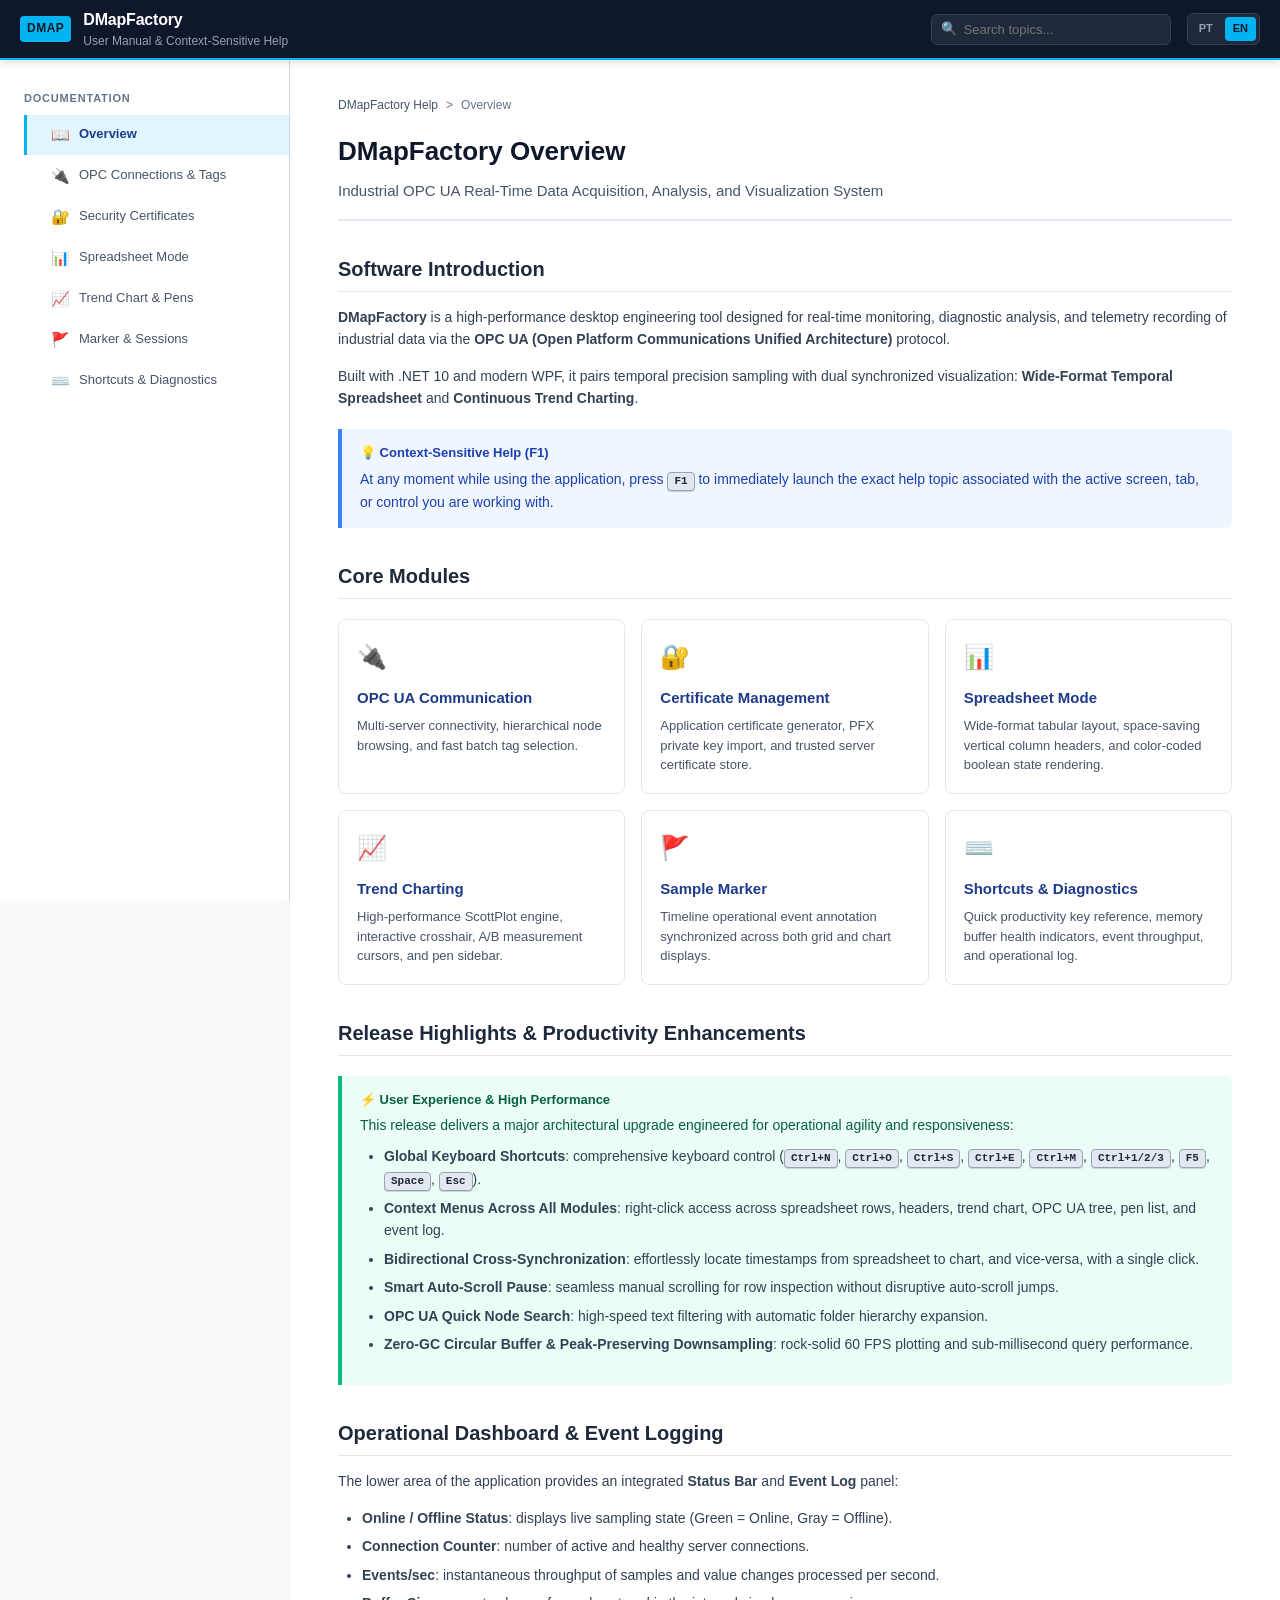
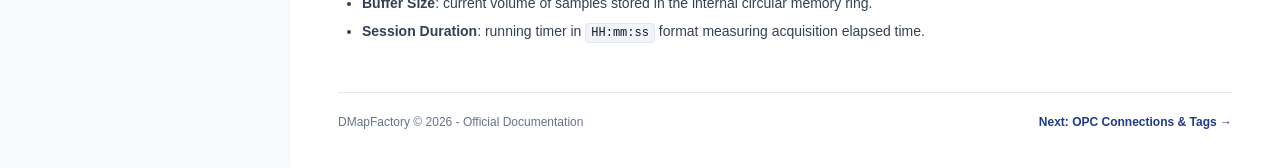
<file: src/DMapFactory.App/Help/en-US/index.html>
<!DOCTYPE html>
<html lang="en-US">
<head>
  <meta charset="UTF-8">
  <meta name="viewport" content="width=device-width, initial-scale=1.0">
  <title>Overview &amp; Introduction - DMapFactory Help</title>
  <link rel="stylesheet" href="../assets/css/help.css">
  <script defer src="../assets/js/help.js"></script>
</head>
<body>

  <!-- Topbar -->
  <header class="topbar">
    <a href="index.html" class="brand">
      <span class="brand-badge">DMAP</span>
      <div>
        <div class="brand-title">DMapFactory</div>
        <div class="brand-subtitle">User Manual &amp; Context-Sensitive Help</div>
      </div>
    </a>
    <div class="topbar-actions">
      <div class="search-box">
        <span class="search-icon">🔍</span>
        <input type="text" class="search-input" placeholder="Search topics..." />
      </div>
      <div class="lang-switch">
        <a href="#" class="lang-btn" data-lang="pt-BR">PT</a>
        <a href="#" class="lang-btn active" data-lang="en-US">EN</a>
      </div>
    </div>
  </header>

  <!-- Layout Container -->
  <div class="layout-container">
    
    <!-- Sidebar Navigation -->
    <nav class="sidebar">
      <div class="sidebar-heading">Documentation</div>
      <ul class="nav-list">
        <li class="nav-item">
          <a href="index.html" class="nav-link active">
            <span class="nav-icon">📖</span> Overview
          </a>
        </li>
        <li class="nav-item">
          <a href="opc-connection.html" class="nav-link">
            <span class="nav-icon">🔌</span> OPC Connections &amp; Tags
          </a>
        </li>
        <li class="nav-item">
          <a href="certificates.html" class="nav-link">
            <span class="nav-icon">🔐</span> Security Certificates
          </a>
        </li>
        <li class="nav-item">
          <a href="spreadsheet.html" class="nav-link">
            <span class="nav-icon">📊</span> Spreadsheet Mode
          </a>
        </li>
        <li class="nav-item">
          <a href="chart.html" class="nav-link">
            <span class="nav-icon">📈</span> Trend Chart &amp; Pens
          </a>
        </li>
        <li class="nav-item">
          <a href="marker.html" class="nav-link">
            <span class="nav-icon">🚩</span> Marker &amp; Sessions
          </a>
        </li>
        <li class="nav-item">
          <a href="shortcuts.html" class="nav-link">
            <span class="nav-icon">⌨️</span> Shortcuts &amp; Diagnostics
          </a>
        </li>
      </ul>
    </nav>

    <!-- Content Area -->
    <main class="content-wrapper">
      <div class="breadcrumb">
        <a href="index.html">DMapFactory Help</a> &gt; <span>Overview</span>
      </div>

      <header class="topic-header">
        <h1>DMapFactory Overview</h1>
        <div class="topic-subtitle">Industrial OPC UA Real-Time Data Acquisition, Analysis, and Visualization System</div>
      </header>

      <section>
        <h2>Software Introduction</h2>
        <p><strong>DMapFactory</strong> is a high-performance desktop engineering tool designed for real-time monitoring, diagnostic analysis, and telemetry recording of industrial data via the <strong>OPC UA (Open Platform Communications Unified Architecture)</strong> protocol.</p>
        <p>Built with .NET 10 and modern WPF, it pairs temporal precision sampling with dual synchronized visualization: <strong>Wide-Format Temporal Spreadsheet</strong> and <strong>Continuous Trend Charting</strong>.</p>

        <div class="callout callout-info">
          <div class="callout-title">💡 Context-Sensitive Help (F1)</div>
          At any moment while using the application, press <kbd>F1</kbd> to immediately launch the exact help topic associated with the active screen, tab, or control you are working with.
        </div>

        <h2>Core Modules</h2>
        <div class="card-grid">
          <a href="opc-connection.html" class="card">
            <div class="card-icon">🔌</div>
            <div class="card-title">OPC UA Communication</div>
            <div class="card-desc">Multi-server connectivity, hierarchical node browsing, and fast batch tag selection.</div>
          </a>
          <a href="certificates.html" class="card">
            <div class="card-icon">🔐</div>
            <div class="card-title">Certificate Management</div>
            <div class="card-desc">Application certificate generator, PFX private key import, and trusted server certificate store.</div>
          </a>
          <a href="spreadsheet.html" class="card">
            <div class="card-icon">📊</div>
            <div class="card-title">Spreadsheet Mode</div>
            <div class="card-desc">Wide-format tabular layout, space-saving vertical column headers, and color-coded boolean state rendering.</div>
          </a>
          <a href="chart.html" class="card">
            <div class="card-icon">📈</div>
            <div class="card-title">Trend Charting</div>
            <div class="card-desc">High-performance ScottPlot engine, interactive crosshair, A/B measurement cursors, and pen sidebar.</div>
          </a>
          <a href="marker.html" class="card">
            <div class="card-icon">🚩</div>
            <div class="card-title">Sample Marker</div>
            <div class="card-desc">Timeline operational event annotation synchronized across both grid and chart displays.</div>
          </a>
          <a href="shortcuts.html" class="card">
            <div class="card-icon">⌨️</div>
            <div class="card-title">Shortcuts &amp; Diagnostics</div>
            <div class="card-desc">Quick productivity key reference, memory buffer health indicators, event throughput, and operational log.</div>
          </a>
        </div>

        <h2 id="highlights">Release Highlights &amp; Productivity Enhancements</h2>
        <div class="callout callout-tip">
          <div class="callout-title">⚡ User Experience &amp; High Performance</div>
          This release delivers a major architectural upgrade engineered for operational agility and responsiveness:
          <ul style="margin-top: 8px;">
            <li><strong>Global Keyboard Shortcuts</strong>: comprehensive keyboard control (<kbd>Ctrl+N</kbd>, <kbd>Ctrl+O</kbd>, <kbd>Ctrl+S</kbd>, <kbd>Ctrl+E</kbd>, <kbd>Ctrl+M</kbd>, <kbd>Ctrl+1/2/3</kbd>, <kbd>F5</kbd>, <kbd>Space</kbd>, <kbd>Esc</kbd>).</li>
            <li><strong>Context Menus Across All Modules</strong>: right-click access across spreadsheet rows, headers, trend chart, OPC UA tree, pen list, and event log.</li>
            <li><strong>Bidirectional Cross-Synchronization</strong>: effortlessly locate timestamps from spreadsheet to chart, and vice-versa, with a single click.</li>
            <li><strong>Smart Auto-Scroll Pause</strong>: seamless manual scrolling for row inspection without disruptive auto-scroll jumps.</li>
            <li><strong>OPC UA Quick Node Search</strong>: high-speed text filtering with automatic folder hierarchy expansion.</li>
            <li><strong>Zero-GC Circular Buffer &amp; Peak-Preserving Downsampling</strong>: rock-solid 60 FPS plotting and sub-millisecond query performance.</li>
          </ul>
        </div>

        <h2 id="log-panel">Operational Dashboard &amp; Event Logging</h2>
        <p>The lower area of the application provides an integrated <strong>Status Bar</strong> and <strong>Event Log</strong> panel:</p>
        <ul>
          <li><strong>Online / Offline Status</strong>: displays live sampling state (Green = Online, Gray = Offline).</li>
          <li><strong>Connection Counter</strong>: number of active and healthy server connections.</li>
          <li><strong>Events/sec</strong>: instantaneous throughput of samples and value changes processed per second.</li>
          <li><strong>Buffer Size</strong>: current volume of samples stored in the internal circular memory ring.</li>
          <li><strong>Session Duration</strong>: running timer in <code>HH:mm:ss</code> format measuring acquisition elapsed time.</li>
        </ul>
      </section>

      <footer class="topic-footer">
        <div>DMapFactory &copy; 2026 - Official Documentation</div>
        <a href="opc-connection.html" class="btn-nav">Next: OPC Connections &amp; Tags &rarr;</a>
      </footer>
    </main>
  </div>

</body>
</html>
</file>
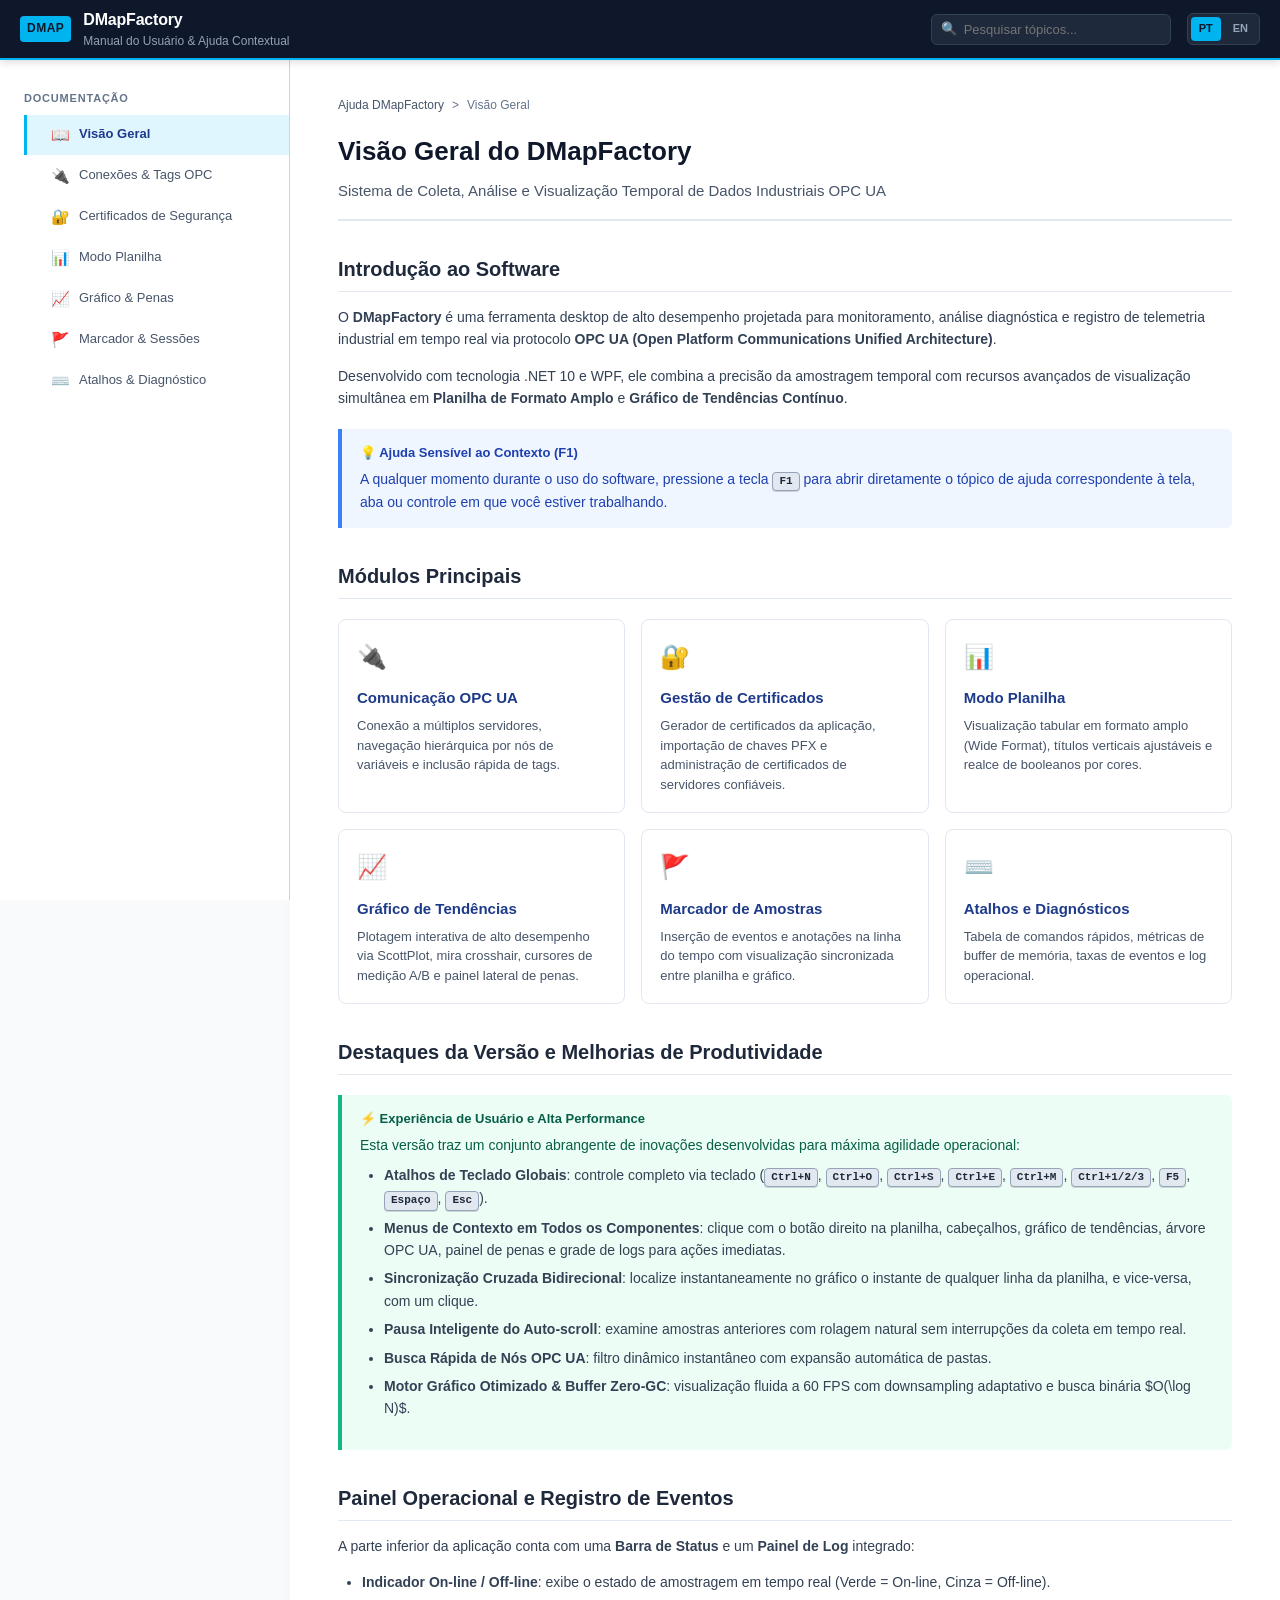
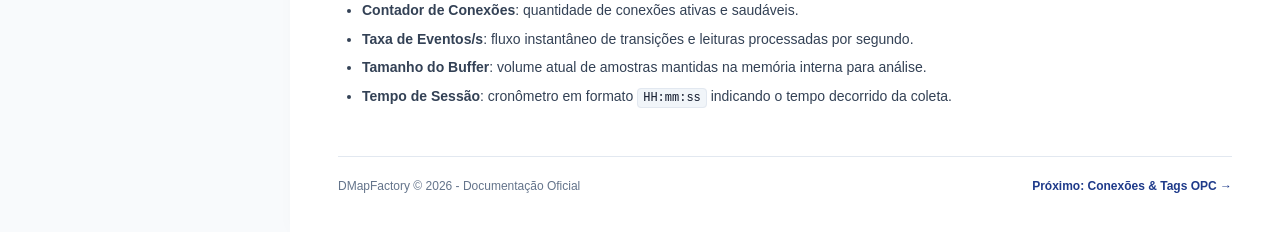
<file: src/DMapFactory.App/Help/pt-BR/index.html>
<!DOCTYPE html>
<html lang="pt-BR">
<head>
  <meta charset="UTF-8">
  <meta name="viewport" content="width=device-width, initial-scale=1.0">
  <title>Visão Geral e Introdução - DMapFactory Help</title>
  <link rel="stylesheet" href="../assets/css/help.css">
  <script defer src="../assets/js/help.js"></script>
</head>
<body>

  <!-- Topbar -->
  <header class="topbar">
    <a href="index.html" class="brand">
      <span class="brand-badge">DMAP</span>
      <div>
        <div class="brand-title">DMapFactory</div>
        <div class="brand-subtitle">Manual do Usuário &amp; Ajuda Contextual</div>
      </div>
    </a>
    <div class="topbar-actions">
      <div class="search-box">
        <span class="search-icon">🔍</span>
        <input type="text" class="search-input" placeholder="Pesquisar tópicos..." />
      </div>
      <div class="lang-switch">
        <a href="#" class="lang-btn active" data-lang="pt-BR">PT</a>
        <a href="#" class="lang-btn" data-lang="en-US">EN</a>
      </div>
    </div>
  </header>

  <!-- Layout Container -->
  <div class="layout-container">
    
    <!-- Sidebar Navigation -->
    <nav class="sidebar">
      <div class="sidebar-heading">Documentação</div>
      <ul class="nav-list">
        <li class="nav-item">
          <a href="index.html" class="nav-link active">
            <span class="nav-icon">📖</span> Visão Geral
          </a>
        </li>
        <li class="nav-item">
          <a href="conexao-opc.html" class="nav-link">
            <span class="nav-icon">🔌</span> Conexões &amp; Tags OPC
          </a>
        </li>
        <li class="nav-item">
          <a href="certificados.html" class="nav-link">
            <span class="nav-icon">🔐</span> Certificados de Segurança
          </a>
        </li>
        <li class="nav-item">
          <a href="planilha.html" class="nav-link">
            <span class="nav-icon">📊</span> Modo Planilha
          </a>
        </li>
        <li class="nav-item">
          <a href="grafico.html" class="nav-link">
            <span class="nav-icon">📈</span> Gráfico &amp; Penas
          </a>
        </li>
        <li class="nav-item">
          <a href="marcador.html" class="nav-link">
            <span class="nav-icon">🚩</span> Marcador &amp; Sessões
          </a>
        </li>
        <li class="nav-item">
          <a href="atalhos.html" class="nav-link">
            <span class="nav-icon">⌨️</span> Atalhos &amp; Diagnóstico
          </a>
        </li>
      </ul>
    </nav>

    <!-- Content Area -->
    <main class="content-wrapper">
      <div class="breadcrumb">
        <a href="index.html">Ajuda DMapFactory</a> &gt; <span>Visão Geral</span>
      </div>

      <header class="topic-header">
        <h1>Visão Geral do DMapFactory</h1>
        <div class="topic-subtitle">Sistema de Coleta, Análise e Visualização Temporal de Dados Industriais OPC UA</div>
      </header>

      <section>
        <h2>Introdução ao Software</h2>
        <p>O <strong>DMapFactory</strong> é uma ferramenta desktop de alto desempenho projetada para monitoramento, análise diagnóstica e registro de telemetria industrial em tempo real via protocolo <strong>OPC UA (Open Platform Communications Unified Architecture)</strong>.</p>
        <p>Desenvolvido com tecnologia .NET 10 e WPF, ele combina a precisão da amostragem temporal com recursos avançados de visualização simultânea em <strong>Planilha de Formato Amplo</strong> e <strong>Gráfico de Tendências Contínuo</strong>.</p>

        <div class="callout callout-info">
          <div class="callout-title">💡 Ajuda Sensível ao Contexto (F1)</div>
          A qualquer momento durante o uso do software, pressione a tecla <kbd>F1</kbd> para abrir diretamente o tópico de ajuda correspondente à tela, aba ou controle em que você estiver trabalhando.
        </div>

        <h2>Módulos Principais</h2>
        <div class="card-grid">
          <a href="conexao-opc.html" class="card">
            <div class="card-icon">🔌</div>
            <div class="card-title">Comunicação OPC UA</div>
            <div class="card-desc">Conexão a múltiplos servidores, navegação hierárquica por nós de variáveis e inclusão rápida de tags.</div>
          </a>
          <a href="certificados.html" class="card">
            <div class="card-icon">🔐</div>
            <div class="card-title">Gestão de Certificados</div>
            <div class="card-desc">Gerador de certificados da aplicação, importação de chaves PFX e administração de certificados de servidores confiáveis.</div>
          </a>
          <a href="planilha.html" class="card">
            <div class="card-icon">📊</div>
            <div class="card-title">Modo Planilha</div>
            <div class="card-desc">Visualização tabular em formato amplo (Wide Format), títulos verticais ajustáveis e realce de booleanos por cores.</div>
          </a>
          <a href="grafico.html" class="card">
            <div class="card-icon">📈</div>
            <div class="card-title">Gráfico de Tendências</div>
            <div class="card-desc">Plotagem interativa de alto desempenho via ScottPlot, mira crosshair, cursores de medição A/B e painel lateral de penas.</div>
          </a>
          <a href="marcador.html" class="card">
            <div class="card-icon">🚩</div>
            <div class="card-title">Marcador de Amostras</div>
            <div class="card-desc">Inserção de eventos e anotações na linha do tempo com visualização sincronizada entre planilha e gráfico.</div>
          </a>
          <a href="atalhos.html" class="card">
            <div class="card-icon">⌨️</div>
            <div class="card-title">Atalhos e Diagnósticos</div>
            <div class="card-desc">Tabela de comandos rápidos, métricas de buffer de memória, taxas de eventos e log operacional.</div>
          </a>
        </div>

        <h2 id="novidades">Destaques da Versão e Melhorias de Produtividade</h2>
        <div class="callout callout-tip">
          <div class="callout-title">⚡ Experiência de Usuário e Alta Performance</div>
          Esta versão traz um conjunto abrangente de inovações desenvolvidas para máxima agilidade operacional:
          <ul style="margin-top: 8px;">
            <li><strong>Atalhos de Teclado Globais</strong>: controle completo via teclado (<kbd>Ctrl+N</kbd>, <kbd>Ctrl+O</kbd>, <kbd>Ctrl+S</kbd>, <kbd>Ctrl+E</kbd>, <kbd>Ctrl+M</kbd>, <kbd>Ctrl+1/2/3</kbd>, <kbd>F5</kbd>, <kbd>Espaço</kbd>, <kbd>Esc</kbd>).</li>
            <li><strong>Menus de Contexto em Todos os Componentes</strong>: clique com o botão direito na planilha, cabeçalhos, gráfico de tendências, árvore OPC UA, painel de penas e grade de logs para ações imediatas.</li>
            <li><strong>Sincronização Cruzada Bidirecional</strong>: localize instantaneamente no gráfico o instante de qualquer linha da planilha, e vice-versa, com um clique.</li>
            <li><strong>Pausa Inteligente do Auto-scroll</strong>: examine amostras anteriores com rolagem natural sem interrupções da coleta em tempo real.</li>
            <li><strong>Busca Rápida de Nós OPC UA</strong>: filtro dinâmico instantâneo com expansão automática de pastas.</li>
            <li><strong>Motor Gráfico Otimizado &amp; Buffer Zero-GC</strong>: visualização fluida a 60 FPS com downsampling adaptativo e busca binária $O(\log N)$.</li>
          </ul>
        </div>

        <h2 id="painel-logs">Painel Operacional e Registro de Eventos</h2>
        <p>A parte inferior da aplicação conta com uma <strong>Barra de Status</strong> e um <strong>Painel de Log</strong> integrado:</p>
        <ul>
          <li><strong>Indicador On-line / Off-line</strong>: exibe o estado de amostragem em tempo real (Verde = On-line, Cinza = Off-line).</li>
          <li><strong>Contador de Conexões</strong>: quantidade de conexões ativas e saudáveis.</li>
          <li><strong>Taxa de Eventos/s</strong>: fluxo instantâneo de transições e leituras processadas por segundo.</li>
          <li><strong>Tamanho do Buffer</strong>: volume atual de amostras mantidas na memória interna para análise.</li>
          <li><strong>Tempo de Sessão</strong>: cronômetro em formato <code>HH:mm:ss</code> indicando o tempo decorrido da coleta.</li>
        </ul>
      </section>

      <footer class="topic-footer">
        <div>DMapFactory &copy; 2026 - Documentação Oficial</div>
        <a href="conexao-opc.html" class="btn-nav">Próximo: Conexões &amp; Tags OPC &rarr;</a>
      </footer>
    </main>
  </div>

</body>
</html>
</file>
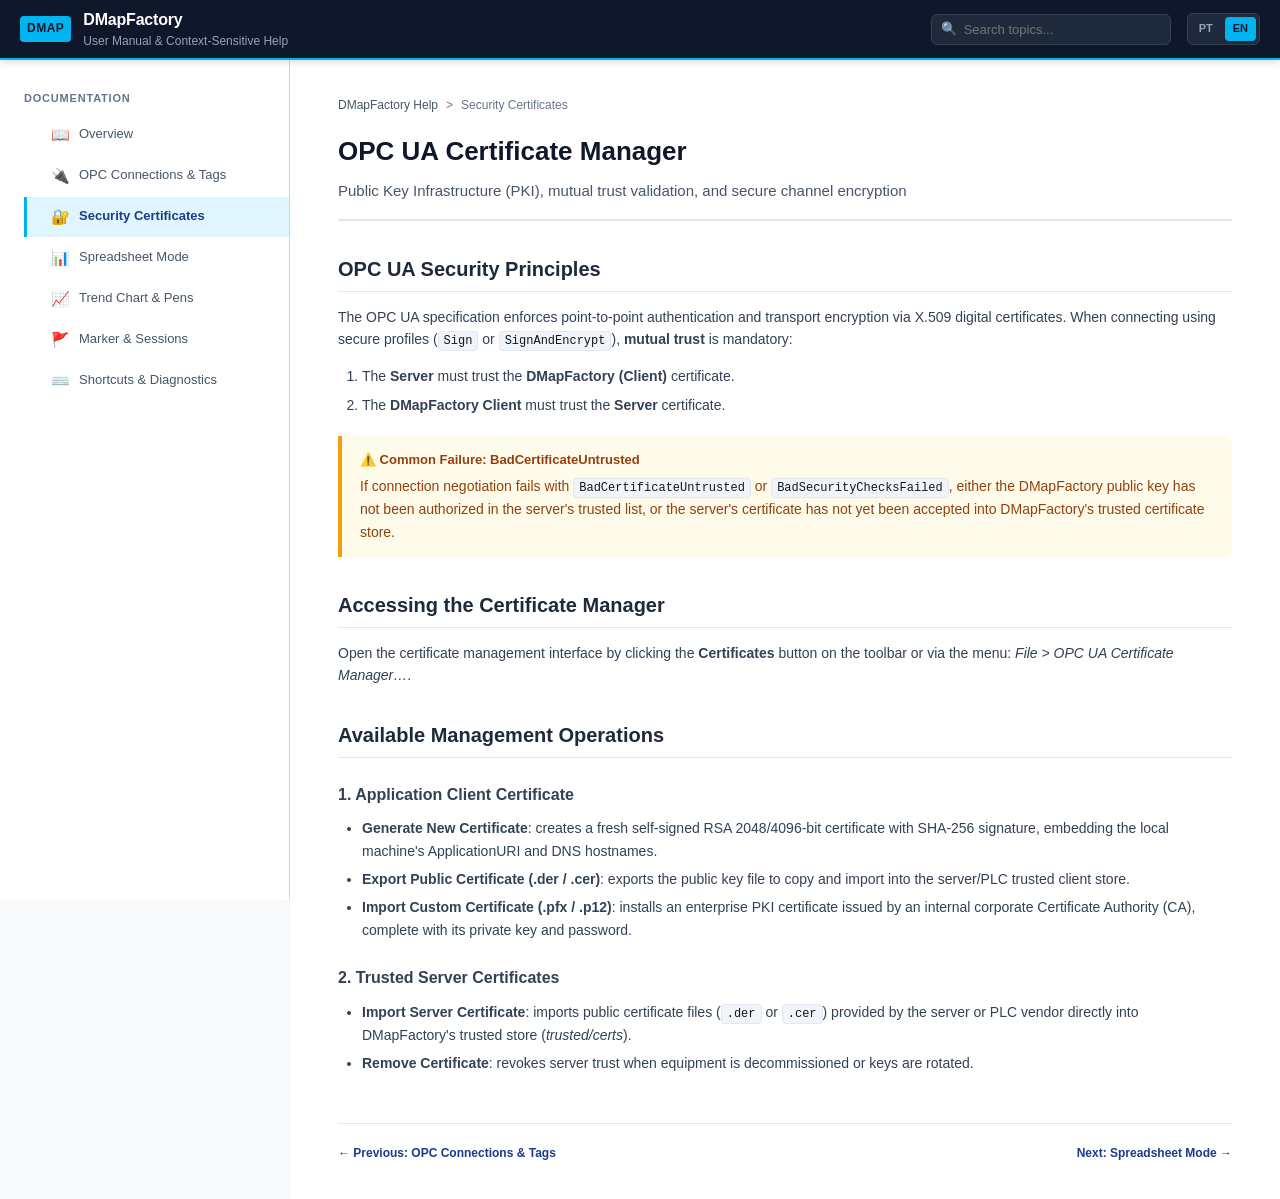
<file: src/DMapFactory.App/Help/en-US/certificates.html>
<!DOCTYPE html>
<html lang="en-US">
<head>
  <meta charset="UTF-8">
  <meta name="viewport" content="width=device-width, initial-scale=1.0">
  <title>Security Certificate Manager - DMapFactory Help</title>
  <link rel="stylesheet" href="../assets/css/help.css">
  <script defer src="../assets/js/help.js"></script>
</head>
<body>

  <!-- Topbar -->
  <header class="topbar">
    <a href="index.html" class="brand">
      <span class="brand-badge">DMAP</span>
      <div>
        <div class="brand-title">DMapFactory</div>
        <div class="brand-subtitle">User Manual &amp; Context-Sensitive Help</div>
      </div>
    </a>
    <div class="topbar-actions">
      <div class="search-box">
        <span class="search-icon">🔍</span>
        <input type="text" class="search-input" placeholder="Search topics..." />
      </div>
      <div class="lang-switch">
        <a href="#" class="lang-btn" data-lang="pt-BR">PT</a>
        <a href="#" class="lang-btn active" data-lang="en-US">EN</a>
      </div>
    </div>
  </header>

  <!-- Layout Container -->
  <div class="layout-container">
    
    <!-- Sidebar Navigation -->
    <nav class="sidebar">
      <div class="sidebar-heading">Documentation</div>
      <ul class="nav-list">
        <li class="nav-item">
          <a href="index.html" class="nav-link">
            <span class="nav-icon">📖</span> Overview
          </a>
        </li>
        <li class="nav-item">
          <a href="opc-connection.html" class="nav-link">
            <span class="nav-icon">🔌</span> OPC Connections &amp; Tags
          </a>
        </li>
        <li class="nav-item">
          <a href="certificates.html" class="nav-link active">
            <span class="nav-icon">🔐</span> Security Certificates
          </a>
        </li>
        <li class="nav-item">
          <a href="spreadsheet.html" class="nav-link">
            <span class="nav-icon">📊</span> Spreadsheet Mode
          </a>
        </li>
        <li class="nav-item">
          <a href="chart.html" class="nav-link">
            <span class="nav-icon">📈</span> Trend Chart &amp; Pens
          </a>
        </li>
        <li class="nav-item">
          <a href="marker.html" class="nav-link">
            <span class="nav-icon">🚩</span> Marker &amp; Sessions
          </a>
        </li>
        <li class="nav-item">
          <a href="shortcuts.html" class="nav-link">
            <span class="nav-icon">⌨️</span> Shortcuts &amp; Diagnostics
          </a>
        </li>
      </ul>
    </nav>

    <!-- Content Area -->
    <main class="content-wrapper">
      <div class="breadcrumb">
        <a href="index.html">DMapFactory Help</a> &gt; <span>Security Certificates</span>
      </div>

      <header class="topic-header">
        <h1>OPC UA Certificate Manager</h1>
        <div class="topic-subtitle">Public Key Infrastructure (PKI), mutual trust validation, and secure channel encryption</div>
      </header>

      <section>
        <h2>OPC UA Security Principles</h2>
        <p>The OPC UA specification enforces point-to-point authentication and transport encryption via X.509 digital certificates. When connecting using secure profiles (<code>Sign</code> or <code>SignAndEncrypt</code>), <strong>mutual trust</strong> is mandatory:</p>
        <ol>
          <li>The <strong>Server</strong> must trust the <strong>DMapFactory (Client)</strong> certificate.</li>
          <li>The <strong>DMapFactory Client</strong> must trust the <strong>Server</strong> certificate.</li>
        </ol>

        <div class="callout callout-warning">
          <div class="callout-title">⚠️ Common Failure: BadCertificateUntrusted</div>
          If connection negotiation fails with <code>BadCertificateUntrusted</code> or <code>BadSecurityChecksFailed</code>, either the DMapFactory public key has not been authorized in the server's trusted list, or the server's certificate has not yet been accepted into DMapFactory's trusted certificate store.
        </div>

        <h2>Accessing the Certificate Manager</h2>
        <p>Open the certificate management interface by clicking the <strong>Certificates</strong> button on the toolbar or via the menu: <em>File &gt; OPC UA Certificate Manager…</em>.</p>

        <h2>Available Management Operations</h2>

        <h3>1. Application Client Certificate</h3>
        <ul>
          <li><strong>Generate New Certificate</strong>: creates a fresh self-signed RSA 2048/4096-bit certificate with SHA-256 signature, embedding the local machine's ApplicationURI and DNS hostnames.</li>
          <li><strong>Export Public Certificate (.der / .cer)</strong>: exports the public key file to copy and import into the server/PLC trusted client store.</li>
          <li><strong>Import Custom Certificate (.pfx / .p12)</strong>: installs an enterprise PKI certificate issued by an internal corporate Certificate Authority (CA), complete with its private key and password.</li>
        </ul>

        <h3>2. Trusted Server Certificates</h3>
        <ul>
          <li><strong>Import Server Certificate</strong>: imports public certificate files (<code>.der</code> or <code>.cer</code>) provided by the server or PLC vendor directly into DMapFactory's trusted store (<em>trusted/certs</em>).</li>
          <li><strong>Remove Certificate</strong>: revokes server trust when equipment is decommissioned or keys are rotated.</li>
        </ul>
      </section>

      <footer class="topic-footer">
        <a href="opc-connection.html" class="btn-nav">&larr; Previous: OPC Connections &amp; Tags</a>
        <a href="spreadsheet.html" class="btn-nav">Next: Spreadsheet Mode &rarr;</a>
      </footer>
    </main>
  </div>

</body>
</html>
</file>
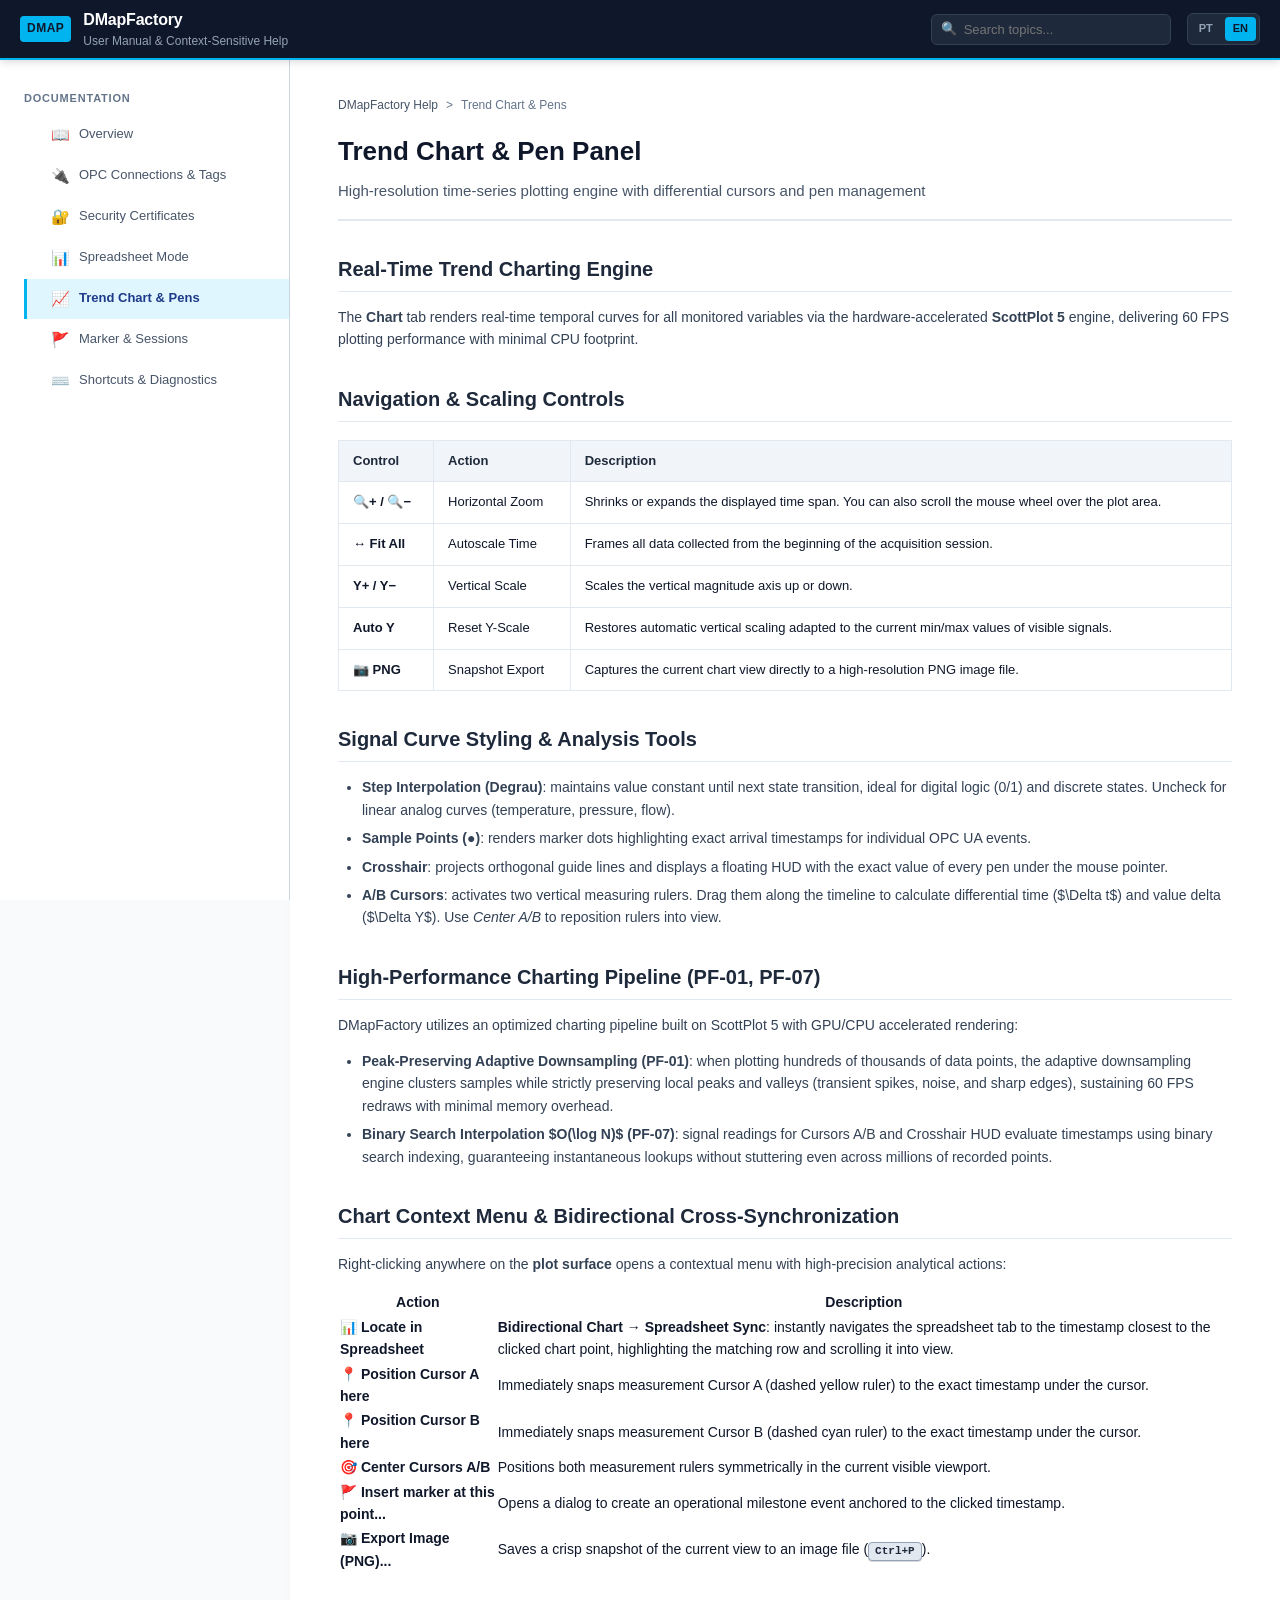
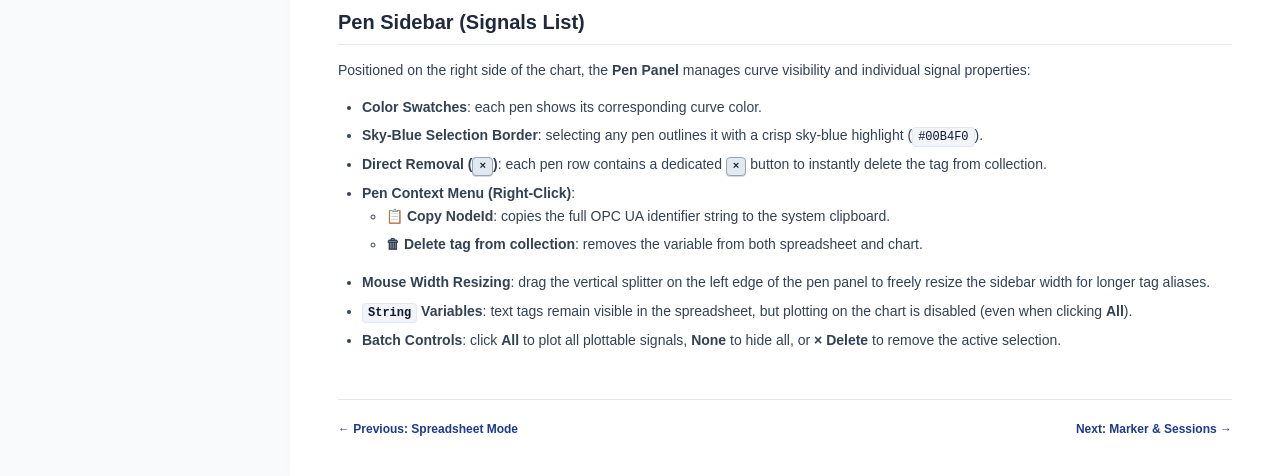
<file: src/DMapFactory.App/Help/en-US/chart.html>
<!DOCTYPE html>
<html lang="en-US">
<head>
  <meta charset="UTF-8">
  <meta name="viewport" content="width=device-width, initial-scale=1.0">
  <title>Trend Chart &amp; Pen Panel - DMapFactory Help</title>
  <link rel="stylesheet" href="../assets/css/help.css">
  <script defer src="../assets/js/help.js"></script>
</head>
<body>

  <!-- Topbar -->
  <header class="topbar">
    <a href="index.html" class="brand">
      <span class="brand-badge">DMAP</span>
      <div>
        <div class="brand-title">DMapFactory</div>
        <div class="brand-subtitle">User Manual &amp; Context-Sensitive Help</div>
      </div>
    </a>
    <div class="topbar-actions">
      <div class="search-box">
        <span class="search-icon">🔍</span>
        <input type="text" class="search-input" placeholder="Search topics..." />
      </div>
      <div class="lang-switch">
        <a href="#" class="lang-btn" data-lang="pt-BR">PT</a>
        <a href="#" class="lang-btn active" data-lang="en-US">EN</a>
      </div>
    </div>
  </header>

  <!-- Layout Container -->
  <div class="layout-container">
    
    <!-- Sidebar Navigation -->
    <nav class="sidebar">
      <div class="sidebar-heading">Documentation</div>
      <ul class="nav-list">
        <li class="nav-item">
          <a href="index.html" class="nav-link">
            <span class="nav-icon">📖</span> Overview
          </a>
        </li>
        <li class="nav-item">
          <a href="opc-connection.html" class="nav-link">
            <span class="nav-icon">🔌</span> OPC Connections &amp; Tags
          </a>
        </li>
        <li class="nav-item">
          <a href="certificates.html" class="nav-link">
            <span class="nav-icon">🔐</span> Security Certificates
          </a>
        </li>
        <li class="nav-item">
          <a href="spreadsheet.html" class="nav-link">
            <span class="nav-icon">📊</span> Spreadsheet Mode
          </a>
        </li>
        <li class="nav-item">
          <a href="chart.html" class="nav-link active">
            <span class="nav-icon">📈</span> Trend Chart &amp; Pens
          </a>
        </li>
        <li class="nav-item">
          <a href="marker.html" class="nav-link">
            <span class="nav-icon">🚩</span> Marker &amp; Sessions
          </a>
        </li>
        <li class="nav-item">
          <a href="shortcuts.html" class="nav-link">
            <span class="nav-icon">⌨️</span> Shortcuts &amp; Diagnostics
          </a>
        </li>
      </ul>
    </nav>

    <!-- Content Area -->
    <main class="content-wrapper">
      <div class="breadcrumb">
        <a href="index.html">DMapFactory Help</a> &gt; <span>Trend Chart &amp; Pens</span>
      </div>

      <header class="topic-header">
        <h1>Trend Chart &amp; Pen Panel</h1>
        <div class="topic-subtitle">High-resolution time-series plotting engine with differential cursors and pen management</div>
      </header>

      <section>
        <h2>Real-Time Trend Charting Engine</h2>
        <p>The <strong>Chart</strong> tab renders real-time temporal curves for all monitored variables via the hardware-accelerated <strong>ScottPlot 5</strong> engine, delivering 60 FPS plotting performance with minimal CPU footprint.</p>

        <h2>Navigation &amp; Scaling Controls</h2>
        <table class="help-table">
          <thead>
            <tr>
              <th>Control</th>
              <th>Action</th>
              <th>Description</th>
            </tr>
          </thead>
          <tbody>
            <tr>
              <td><strong>🔍+ / 🔍−</strong></td>
              <td>Horizontal Zoom</td>
              <td>Shrinks or expands the displayed time span. You can also scroll the mouse wheel over the plot area.</td>
            </tr>
            <tr>
              <td><strong>↔ Fit All</strong></td>
              <td>Autoscale Time</td>
              <td>Frames all data collected from the beginning of the acquisition session.</td>
            </tr>
            <tr>
              <td><strong>Y+ / Y−</strong></td>
              <td>Vertical Scale</td>
              <td>Scales the vertical magnitude axis up or down.</td>
            </tr>
            <tr>
              <td><strong>Auto Y</strong></td>
              <td>Reset Y-Scale</td>
              <td>Restores automatic vertical scaling adapted to the current min/max values of visible signals.</td>
            </tr>
            <tr>
              <td><strong>📷 PNG</strong></td>
              <td>Snapshot Export</td>
              <td>Captures the current chart view directly to a high-resolution PNG image file.</td>
            </tr>
          </tbody>
        </table>

        <h2>Signal Curve Styling &amp; Analysis Tools</h2>
        <ul>
          <li><strong>Step Interpolation (Degrau)</strong>: maintains value constant until next state transition, ideal for digital logic (0/1) and discrete states. Uncheck for linear analog curves (temperature, pressure, flow).</li>
          <li><strong>Sample Points (●)</strong>: renders marker dots highlighting exact arrival timestamps for individual OPC UA events.</li>
          <li><strong>Crosshair</strong>: projects orthogonal guide lines and displays a floating HUD with the exact value of every pen under the mouse pointer.</li>
          <li><strong>A/B Cursors</strong>: activates two vertical measuring rulers. Drag them along the timeline to calculate differential time ($\Delta t$) and value delta ($\Delta Y$). Use <em>Center A/B</em> to reposition rulers into view.</li>
        </ul>

        <h2>High-Performance Charting Pipeline (PF-01, PF-07)</h2>
        <p>DMapFactory utilizes an optimized charting pipeline built on ScottPlot 5 with GPU/CPU accelerated rendering:</p>
        <ul>
          <li><strong>Peak-Preserving Adaptive Downsampling (PF-01)</strong>: when plotting hundreds of thousands of data points, the adaptive downsampling engine clusters samples while strictly preserving local peaks and valleys (transient spikes, noise, and sharp edges), sustaining 60 FPS redraws with minimal memory overhead.</li>
          <li><strong>Binary Search Interpolation $O(\log N)$ (PF-07)</strong>: signal readings for Cursors A/B and Crosshair HUD evaluate timestamps using binary search indexing, guaranteeing instantaneous lookups without stuttering even across millions of recorded points.</li>
        </ul>

        <h2>Chart Context Menu &amp; Bidirectional Cross-Synchronization</h2>
        <p>Right-clicking anywhere on the <strong>plot surface</strong> opens a contextual menu with high-precision analytical actions:</p>
        <div class="table-container">
          <table class="topic-table">
            <thead>
              <tr>
                <th>Action</th>
                <th>Description</th>
              </tr>
            </thead>
            <tbody>
              <tr>
                <td><strong>📊 Locate in Spreadsheet</strong></td>
                <td><strong>Bidirectional Chart &rarr; Spreadsheet Sync</strong>: instantly navigates the spreadsheet tab to the timestamp closest to the clicked chart point, highlighting the matching row and scrolling it into view.</td>
              </tr>
              <tr>
                <td><strong>📍 Position Cursor A here</strong></td>
                <td>Immediately snaps measurement Cursor A (dashed yellow ruler) to the exact timestamp under the cursor.</td>
              </tr>
              <tr>
                <td><strong>📍 Position Cursor B here</strong></td>
                <td>Immediately snaps measurement Cursor B (dashed cyan ruler) to the exact timestamp under the cursor.</td>
              </tr>
              <tr>
                <td><strong>🎯 Center Cursors A/B</strong></td>
                <td>Positions both measurement rulers symmetrically in the current visible viewport.</td>
              </tr>
              <tr>
                <td><strong>🚩 Insert marker at this point...</strong></td>
                <td>Opens a dialog to create an operational milestone event anchored to the clicked timestamp.</td>
              </tr>
              <tr>
                <td><strong>📷 Export Image (PNG)...</strong></td>
                <td>Saves a crisp snapshot of the current view to an image file (<kbd>Ctrl+P</kbd>).</td>
              </tr>
            </tbody>
          </table>
        </div>

        <h2 id="pen-panel">Pen Sidebar (Signals List)</h2>
        <p>Positioned on the right side of the chart, the <strong>Pen Panel</strong> manages curve visibility and individual signal properties:</p>
        <ul>
          <li><strong>Color Swatches</strong>: each pen shows its corresponding curve color.</li>
          <li><strong>Sky-Blue Selection Border</strong>: selecting any pen outlines it with a crisp sky-blue highlight (<code>#00B4F0</code>).</li>
          <li><strong>Direct Removal (<kbd>×</kbd>)</strong>: each pen row contains a dedicated <kbd>×</kbd> button to instantly delete the tag from collection.</li>
          <li><strong>Pen Context Menu (Right-Click)</strong>:
            <ul>
              <li><strong>📋 Copy NodeId</strong>: copies the full OPC UA identifier string to the system clipboard.</li>
              <li><strong>🗑 Delete tag from collection</strong>: removes the variable from both spreadsheet and chart.</li>
            </ul>
          </li>
          <li><strong>Mouse Width Resizing</strong>: drag the vertical splitter on the left edge of the pen panel to freely resize the sidebar width for longer tag aliases.</li>
          <li><strong><code>String</code> Variables</strong>: text tags remain visible in the spreadsheet, but plotting on the chart is disabled (even when clicking <strong>All</strong>).</li>
          <li><strong>Batch Controls</strong>: click <strong>All</strong> to plot all plottable signals, <strong>None</strong> to hide all, or <strong>× Delete</strong> to remove the active selection.</li>
        </ul>
      </section>

      <footer class="topic-footer">
        <a href="spreadsheet.html" class="btn-nav">&larr; Previous: Spreadsheet Mode</a>
        <a href="marker.html" class="btn-nav">Next: Marker &amp; Sessions &rarr;</a>
      </footer>
    </main>
  </div>

</body>
</html>
</file>
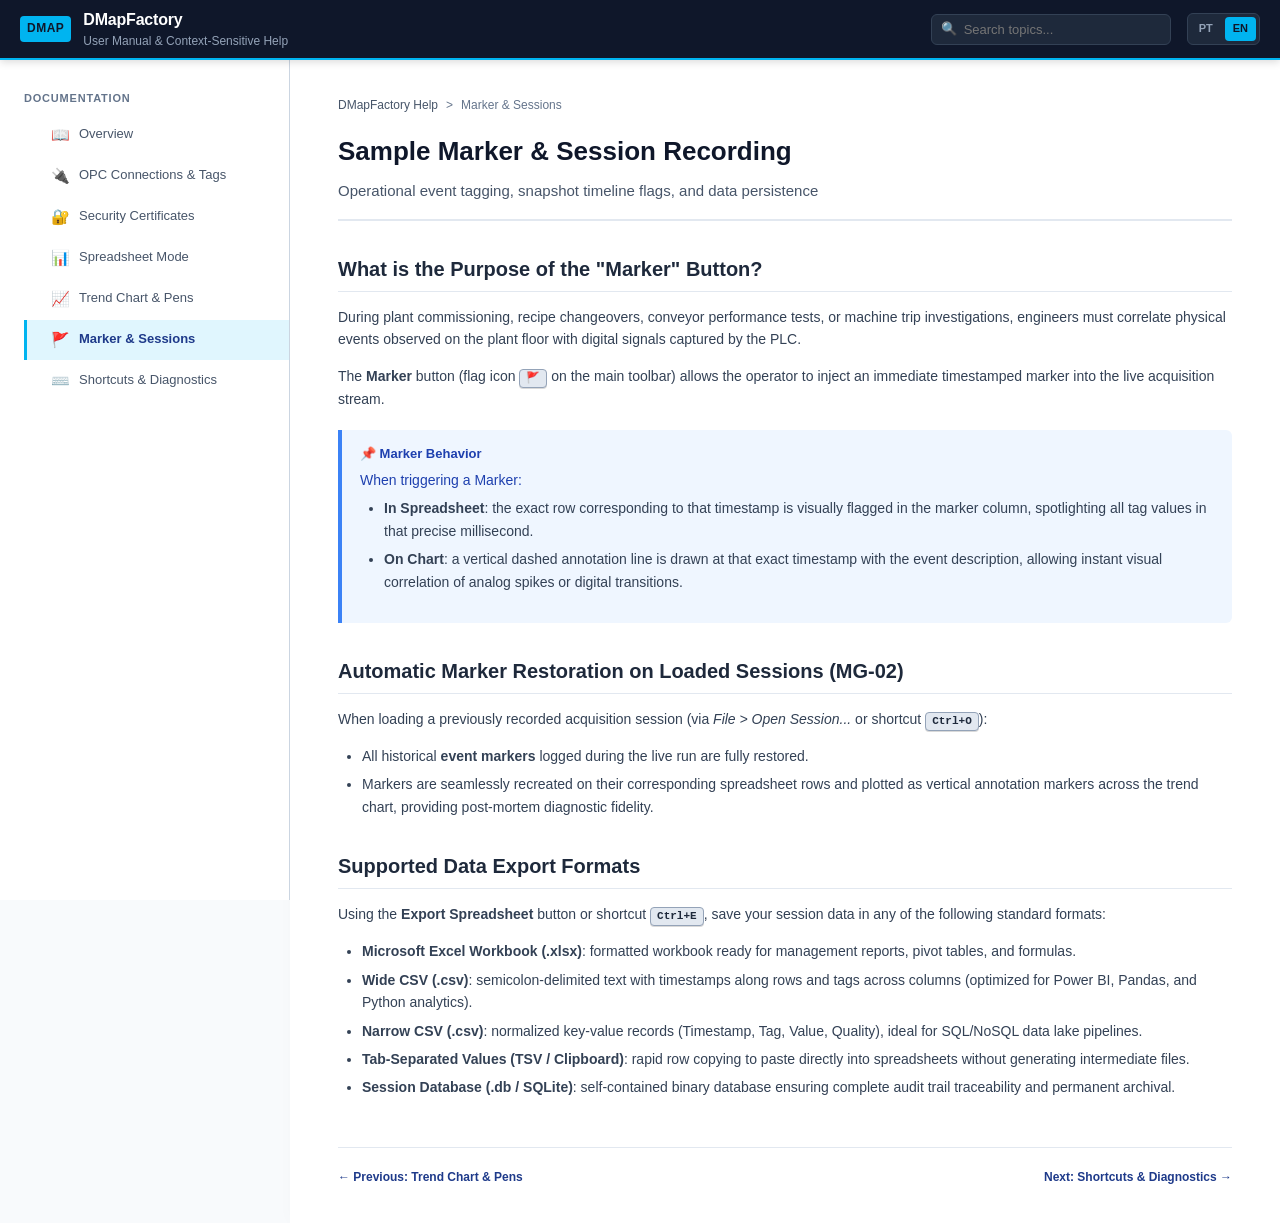
<file: src/DMapFactory.App/Help/en-US/marker.html>
<!DOCTYPE html>
<html lang="en-US">
<head>
  <meta charset="UTF-8">
  <meta name="viewport" content="width=device-width, initial-scale=1.0">
  <title>Sample Marker &amp; Sessions - DMapFactory Help</title>
  <link rel="stylesheet" href="../assets/css/help.css">
  <script defer src="../assets/js/help.js"></script>
</head>
<body>

  <!-- Topbar -->
  <header class="topbar">
    <a href="index.html" class="brand">
      <span class="brand-badge">DMAP</span>
      <div>
        <div class="brand-title">DMapFactory</div>
        <div class="brand-subtitle">User Manual &amp; Context-Sensitive Help</div>
      </div>
    </a>
    <div class="topbar-actions">
      <div class="search-box">
        <span class="search-icon">🔍</span>
        <input type="text" class="search-input" placeholder="Search topics..." />
      </div>
      <div class="lang-switch">
        <a href="#" class="lang-btn" data-lang="pt-BR">PT</a>
        <a href="#" class="lang-btn active" data-lang="en-US">EN</a>
      </div>
    </div>
  </header>

  <!-- Layout Container -->
  <div class="layout-container">
    
    <!-- Sidebar Navigation -->
    <nav class="sidebar">
      <div class="sidebar-heading">Documentation</div>
      <ul class="nav-list">
        <li class="nav-item">
          <a href="index.html" class="nav-link">
            <span class="nav-icon">📖</span> Overview
          </a>
        </li>
        <li class="nav-item">
          <a href="opc-connection.html" class="nav-link">
            <span class="nav-icon">🔌</span> OPC Connections &amp; Tags
          </a>
        </li>
        <li class="nav-item">
          <a href="certificates.html" class="nav-link">
            <span class="nav-icon">🔐</span> Security Certificates
          </a>
        </li>
        <li class="nav-item">
          <a href="spreadsheet.html" class="nav-link">
            <span class="nav-icon">📊</span> Spreadsheet Mode
          </a>
        </li>
        <li class="nav-item">
          <a href="chart.html" class="nav-link">
            <span class="nav-icon">📈</span> Trend Chart &amp; Pens
          </a>
        </li>
        <li class="nav-item">
          <a href="marker.html" class="nav-link active">
            <span class="nav-icon">🚩</span> Marker &amp; Sessions
          </a>
        </li>
        <li class="nav-item">
          <a href="shortcuts.html" class="nav-link">
            <span class="nav-icon">⌨️</span> Shortcuts &amp; Diagnostics
          </a>
        </li>
      </ul>
    </nav>

    <!-- Content Area -->
    <main class="content-wrapper">
      <div class="breadcrumb">
        <a href="index.html">DMapFactory Help</a> &gt; <span>Marker &amp; Sessions</span>
      </div>

      <header class="topic-header">
        <h1>Sample Marker &amp; Session Recording</h1>
        <div class="topic-subtitle">Operational event tagging, snapshot timeline flags, and data persistence</div>
      </header>

      <section>
        <h2>What is the Purpose of the "Marker" Button?</h2>
        <p>During plant commissioning, recipe changeovers, conveyor performance tests, or machine trip investigations, engineers must correlate physical events observed on the plant floor with digital signals captured by the PLC.</p>
        <p>The <strong>Marker</strong> button (flag icon <kbd>🚩</kbd> on the main toolbar) allows the operator to inject an immediate timestamped marker into the live acquisition stream.</p>

        <div class="callout callout-info">
          <div class="callout-title">📌 Marker Behavior</div>
          When triggering a Marker:
          <ul style="margin-top: 6px;">
            <li><strong>In Spreadsheet</strong>: the exact row corresponding to that timestamp is visually flagged in the marker column, spotlighting all tag values in that precise millisecond.</li>
            <li><strong>On Chart</strong>: a vertical dashed annotation line is drawn at that exact timestamp with the event description, allowing instant visual correlation of analog spikes or digital transitions.</li>
          </ul>
        </div>

        <h2>Automatic Marker Restoration on Loaded Sessions (MG-02)</h2>
        <p>When loading a previously recorded acquisition session (via <em>File &gt; Open Session...</em> or shortcut <kbd>Ctrl+O</kbd>):</p>
        <ul>
          <li>All historical <strong>event markers</strong> logged during the live run are fully restored.</li>
          <li>Markers are seamlessly recreated on their corresponding spreadsheet rows and plotted as vertical annotation markers across the trend chart, providing post-mortem diagnostic fidelity.</li>
        </ul>

        <h2>Supported Data Export Formats</h2>
        <p>Using the <strong>Export Spreadsheet</strong> button or shortcut <kbd>Ctrl+E</kbd>, save your session data in any of the following standard formats:</p>
        <ul>
          <li><strong>Microsoft Excel Workbook (.xlsx)</strong>: formatted workbook ready for management reports, pivot tables, and formulas.</li>
          <li><strong>Wide CSV (.csv)</strong>: semicolon-delimited text with timestamps along rows and tags across columns (optimized for Power BI, Pandas, and Python analytics).</li>
          <li><strong>Narrow CSV (.csv)</strong>: normalized key-value records (Timestamp, Tag, Value, Quality), ideal for SQL/NoSQL data lake pipelines.</li>
          <li><strong>Tab-Separated Values (TSV / Clipboard)</strong>: rapid row copying to paste directly into spreadsheets without generating intermediate files.</li>
          <li><strong>Session Database (.db / SQLite)</strong>: self-contained binary database ensuring complete audit trail traceability and permanent archival.</li>
        </ul>
      </section>

      <footer class="topic-footer">
        <a href="chart.html" class="btn-nav">&larr; Previous: Trend Chart &amp; Pens</a>
        <a href="shortcuts.html" class="btn-nav">Next: Shortcuts &amp; Diagnostics &rarr;</a>
      </footer>
    </main>
  </div>

</body>
</html>
</file>
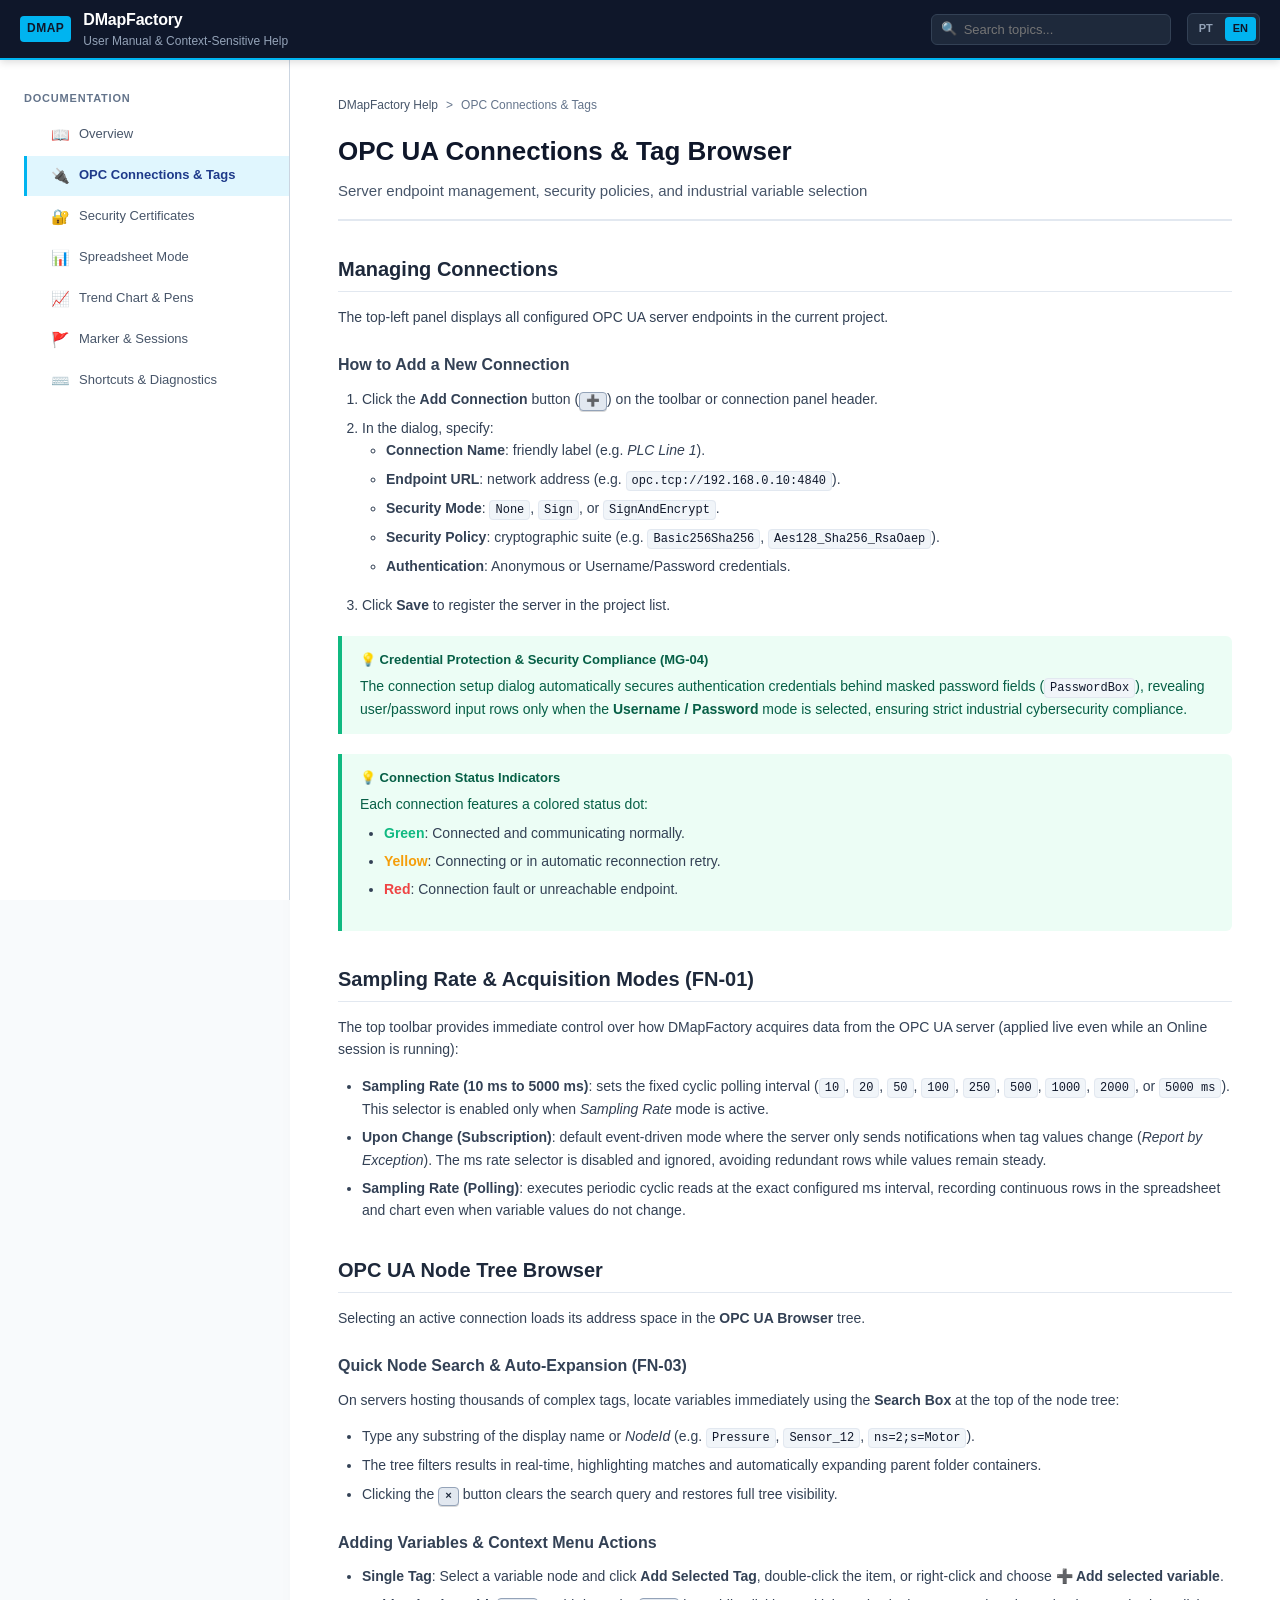
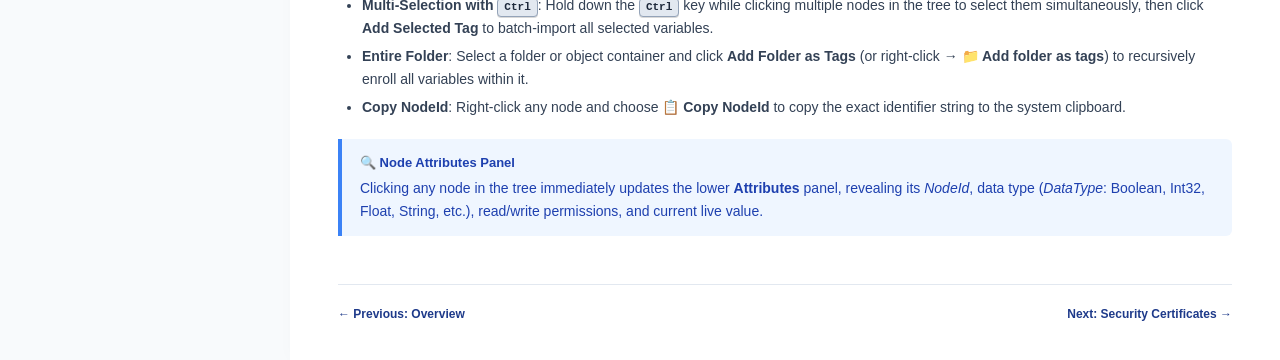
<file: src/DMapFactory.App/Help/en-US/opc-connection.html>
<!DOCTYPE html>
<html lang="en-US">
<head>
  <meta charset="UTF-8">
  <meta name="viewport" content="width=device-width, initial-scale=1.0">
  <title>OPC Connections &amp; Tag Browser - DMapFactory Help</title>
  <link rel="stylesheet" href="../assets/css/help.css">
  <script defer src="../assets/js/help.js"></script>
</head>
<body>

  <!-- Topbar -->
  <header class="topbar">
    <a href="index.html" class="brand">
      <span class="brand-badge">DMAP</span>
      <div>
        <div class="brand-title">DMapFactory</div>
        <div class="brand-subtitle">User Manual &amp; Context-Sensitive Help</div>
      </div>
    </a>
    <div class="topbar-actions">
      <div class="search-box">
        <span class="search-icon">🔍</span>
        <input type="text" class="search-input" placeholder="Search topics..." />
      </div>
      <div class="lang-switch">
        <a href="#" class="lang-btn" data-lang="pt-BR">PT</a>
        <a href="#" class="lang-btn active" data-lang="en-US">EN</a>
      </div>
    </div>
  </header>

  <!-- Layout Container -->
  <div class="layout-container">
    
    <!-- Sidebar Navigation -->
    <nav class="sidebar">
      <div class="sidebar-heading">Documentation</div>
      <ul class="nav-list">
        <li class="nav-item">
          <a href="index.html" class="nav-link">
            <span class="nav-icon">📖</span> Overview
          </a>
        </li>
        <li class="nav-item">
          <a href="opc-connection.html" class="nav-link active">
            <span class="nav-icon">🔌</span> OPC Connections &amp; Tags
          </a>
        </li>
        <li class="nav-item">
          <a href="certificates.html" class="nav-link">
            <span class="nav-icon">🔐</span> Security Certificates
          </a>
        </li>
        <li class="nav-item">
          <a href="spreadsheet.html" class="nav-link">
            <span class="nav-icon">📊</span> Spreadsheet Mode
          </a>
        </li>
        <li class="nav-item">
          <a href="chart.html" class="nav-link">
            <span class="nav-icon">📈</span> Trend Chart &amp; Pens
          </a>
        </li>
        <li class="nav-item">
          <a href="marker.html" class="nav-link">
            <span class="nav-icon">🚩</span> Marker &amp; Sessions
          </a>
        </li>
        <li class="nav-item">
          <a href="shortcuts.html" class="nav-link">
            <span class="nav-icon">⌨️</span> Shortcuts &amp; Diagnostics
          </a>
        </li>
      </ul>
    </nav>

    <!-- Content Area -->
    <main class="content-wrapper">
      <div class="breadcrumb">
        <a href="index.html">DMapFactory Help</a> &gt; <span>OPC Connections &amp; Tags</span>
      </div>

      <header class="topic-header">
        <h1>OPC UA Connections &amp; Tag Browser</h1>
        <div class="topic-subtitle">Server endpoint management, security policies, and industrial variable selection</div>
      </header>

      <section>
        <h2>Managing Connections</h2>
        <p>The top-left panel displays all configured OPC UA server endpoints in the current project.</p>
        
        <h3>How to Add a New Connection</h3>
        <ol>
          <li>Click the <strong>Add Connection</strong> button (<kbd>➕</kbd>) on the toolbar or connection panel header.</li>
          <li>In the dialog, specify:
            <ul>
              <li><strong>Connection Name</strong>: friendly label (e.g. <em>PLC Line 1</em>).</li>
              <li><strong>Endpoint URL</strong>: network address (e.g. <code>opc.tcp://192.168.0.10:4840</code>).</li>
              <li><strong>Security Mode</strong>: <code>None</code>, <code>Sign</code>, or <code>SignAndEncrypt</code>.</li>
              <li><strong>Security Policy</strong>: cryptographic suite (e.g. <code>Basic256Sha256</code>, <code>Aes128_Sha256_RsaOaep</code>).</li>
              <li><strong>Authentication</strong>: Anonymous or Username/Password credentials.</li>
            </ul>
          </li>
          <li>Click <strong>Save</strong> to register the server in the project list.</li>
        </ol>

        <div class="callout callout-tip">
          <div class="callout-title">💡 Credential Protection &amp; Security Compliance (MG-04)</div>
          The connection setup dialog automatically secures authentication credentials behind masked password fields (<code>PasswordBox</code>), revealing user/password input rows only when the <strong>Username / Password</strong> mode is selected, ensuring strict industrial cybersecurity compliance.
        </div>

        <div class="callout callout-tip">
          <div class="callout-title">💡 Connection Status Indicators</div>
          Each connection features a colored status dot:
          <ul style="margin-top: 6px;">
            <li><strong style="color: #10B981;">Green</strong>: Connected and communicating normally.</li>
            <li><strong style="color: #F59E0B;">Yellow</strong>: Connecting or in automatic reconnection retry.</li>
            <li><strong style="color: #EF4444;">Red</strong>: Connection fault or unreachable endpoint.</li>
          </ul>
        </div>

        <h2>Sampling Rate &amp; Acquisition Modes (FN-01)</h2>
        <p>The top toolbar provides immediate control over how DMapFactory acquires data from the OPC UA server (applied live even while an Online session is running):</p>
        <ul>
          <li><strong>Sampling Rate (10 ms to 5000 ms)</strong>: sets the fixed cyclic polling interval (<code>10</code>, <code>20</code>, <code>50</code>, <code>100</code>, <code>250</code>, <code>500</code>, <code>1000</code>, <code>2000</code>, or <code>5000 ms</code>). This selector is enabled only when <em>Sampling Rate</em> mode is active.</li>
          <li><strong>Upon Change (Subscription)</strong>: default event-driven mode where the server only sends notifications when tag values change (<em>Report by Exception</em>). The ms rate selector is disabled and ignored, avoiding redundant rows while values remain steady.</li>
          <li><strong>Sampling Rate (Polling)</strong>: executes periodic cyclic reads at the exact configured ms interval, recording continuous rows in the spreadsheet and chart even when variable values do not change.</li>
        </ul>

        <h2 id="tag-browser">OPC UA Node Tree Browser</h2>
        <p>Selecting an active connection loads its address space in the <strong>OPC UA Browser</strong> tree.</p>
        
        <h3>Quick Node Search &amp; Auto-Expansion (FN-03)</h3>
        <p>On servers hosting thousands of complex tags, locate variables immediately using the <strong>Search Box</strong> at the top of the node tree:</p>
        <ul>
          <li>Type any substring of the display name or <em>NodeId</em> (e.g. <code>Pressure</code>, <code>Sensor_12</code>, <code>ns=2;s=Motor</code>).</li>
          <li>The tree filters results in real-time, highlighting matches and automatically expanding parent folder containers.</li>
          <li>Clicking the <kbd>×</kbd> button clears the search query and restores full tree visibility.</li>
        </ul>

        <h3>Adding Variables &amp; Context Menu Actions</h3>
        <ul>
          <li><strong>Single Tag</strong>: Select a variable node and click <strong>Add Selected Tag</strong>, double-click the item, or right-click and choose <strong>➕ Add selected variable</strong>.</li>
          <li><strong>Multi-Selection with <kbd>Ctrl</kbd></strong>: Hold down the <kbd>Ctrl</kbd> key while clicking multiple nodes in the tree to select them simultaneously, then click <strong>Add Selected Tag</strong> to batch-import all selected variables.</li>
          <li><strong>Entire Folder</strong>: Select a folder or object container and click <strong>Add Folder as Tags</strong> (or right-click &rarr; <strong>📁 Add folder as tags</strong>) to recursively enroll all variables within it.</li>
          <li><strong>Copy NodeId</strong>: Right-click any node and choose <strong>📋 Copy NodeId</strong> to copy the exact identifier string to the system clipboard.</li>
        </ul>

        <div class="callout callout-info">
          <div class="callout-title">🔍 Node Attributes Panel</div>
          Clicking any node in the tree immediately updates the lower <strong>Attributes</strong> panel, revealing its <em>NodeId</em>, data type (<em>DataType</em>: Boolean, Int32, Float, String, etc.), read/write permissions, and current live value.
        </div>
      </section>

      <footer class="topic-footer">
        <a href="index.html" class="btn-nav">&larr; Previous: Overview</a>
        <a href="certificates.html" class="btn-nav">Next: Security Certificates &rarr;</a>
      </footer>
    </main>
  </div>

</body>
</html>
</file>
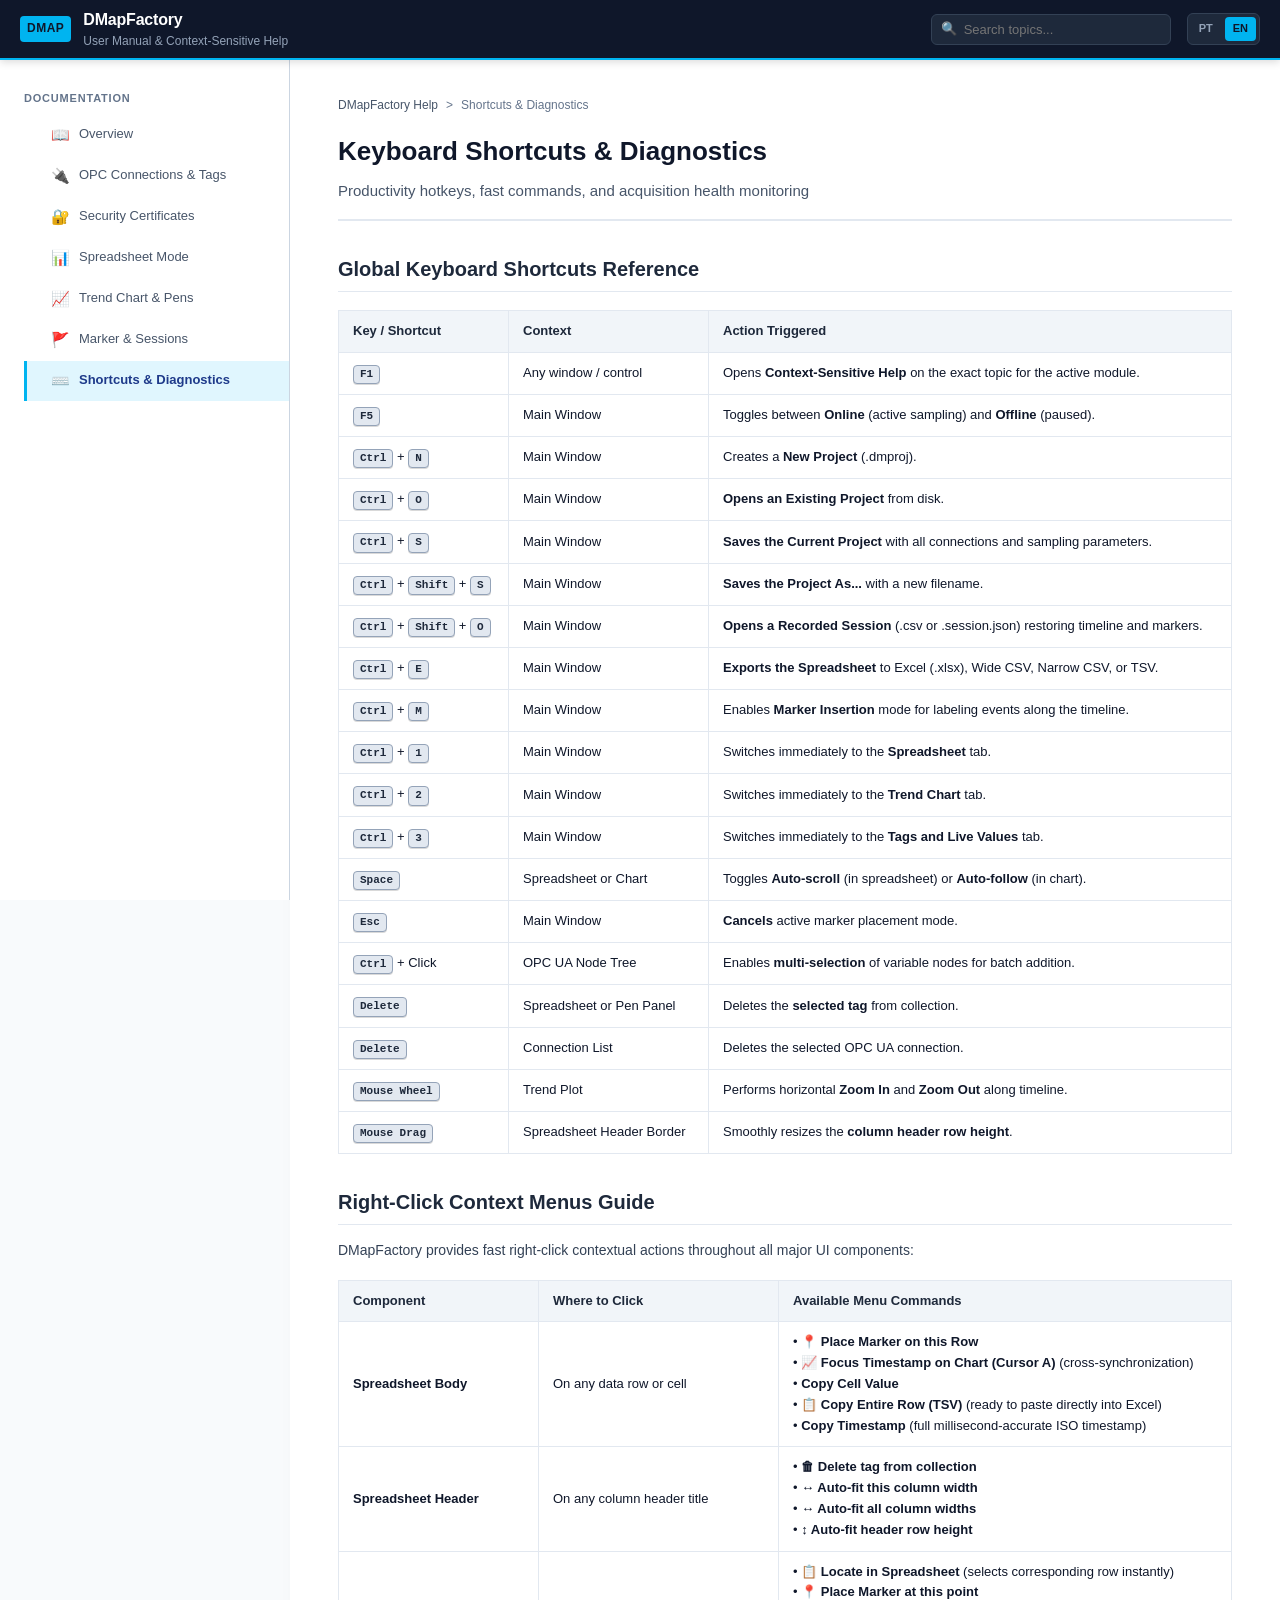
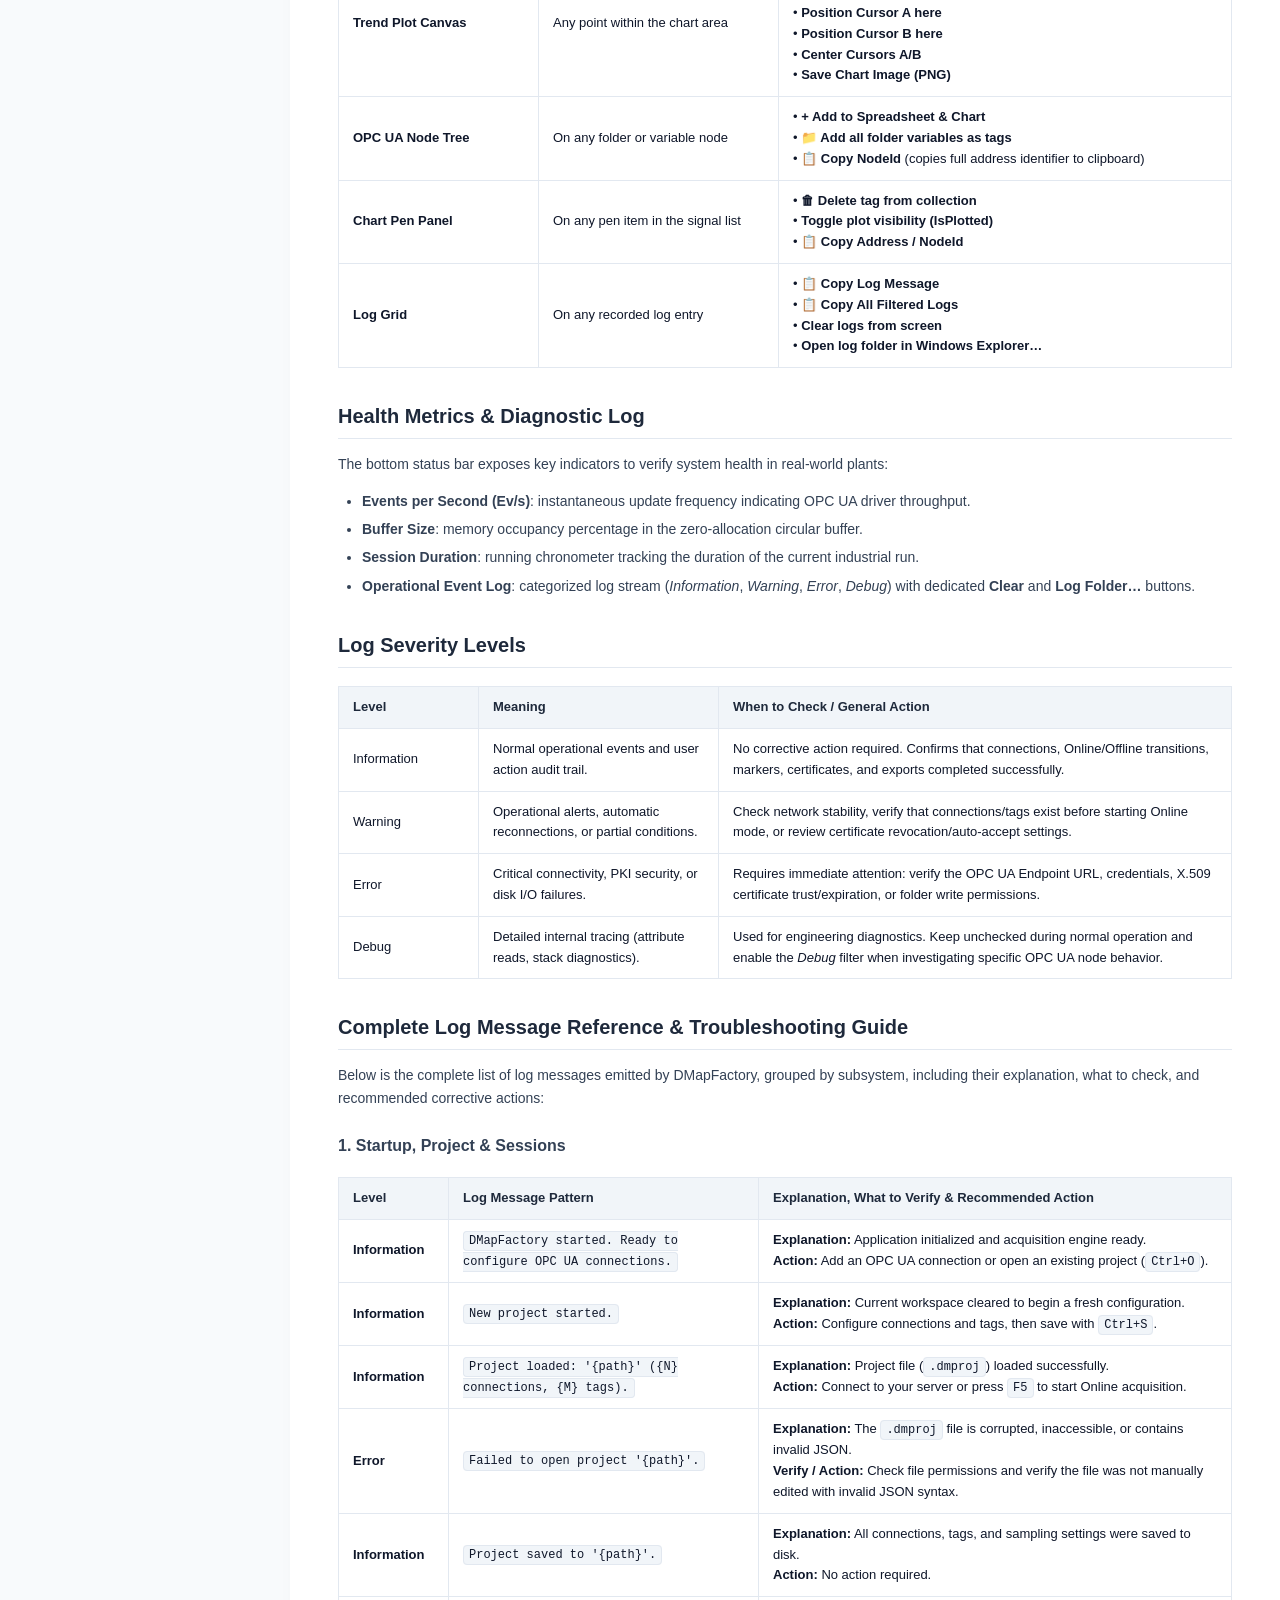
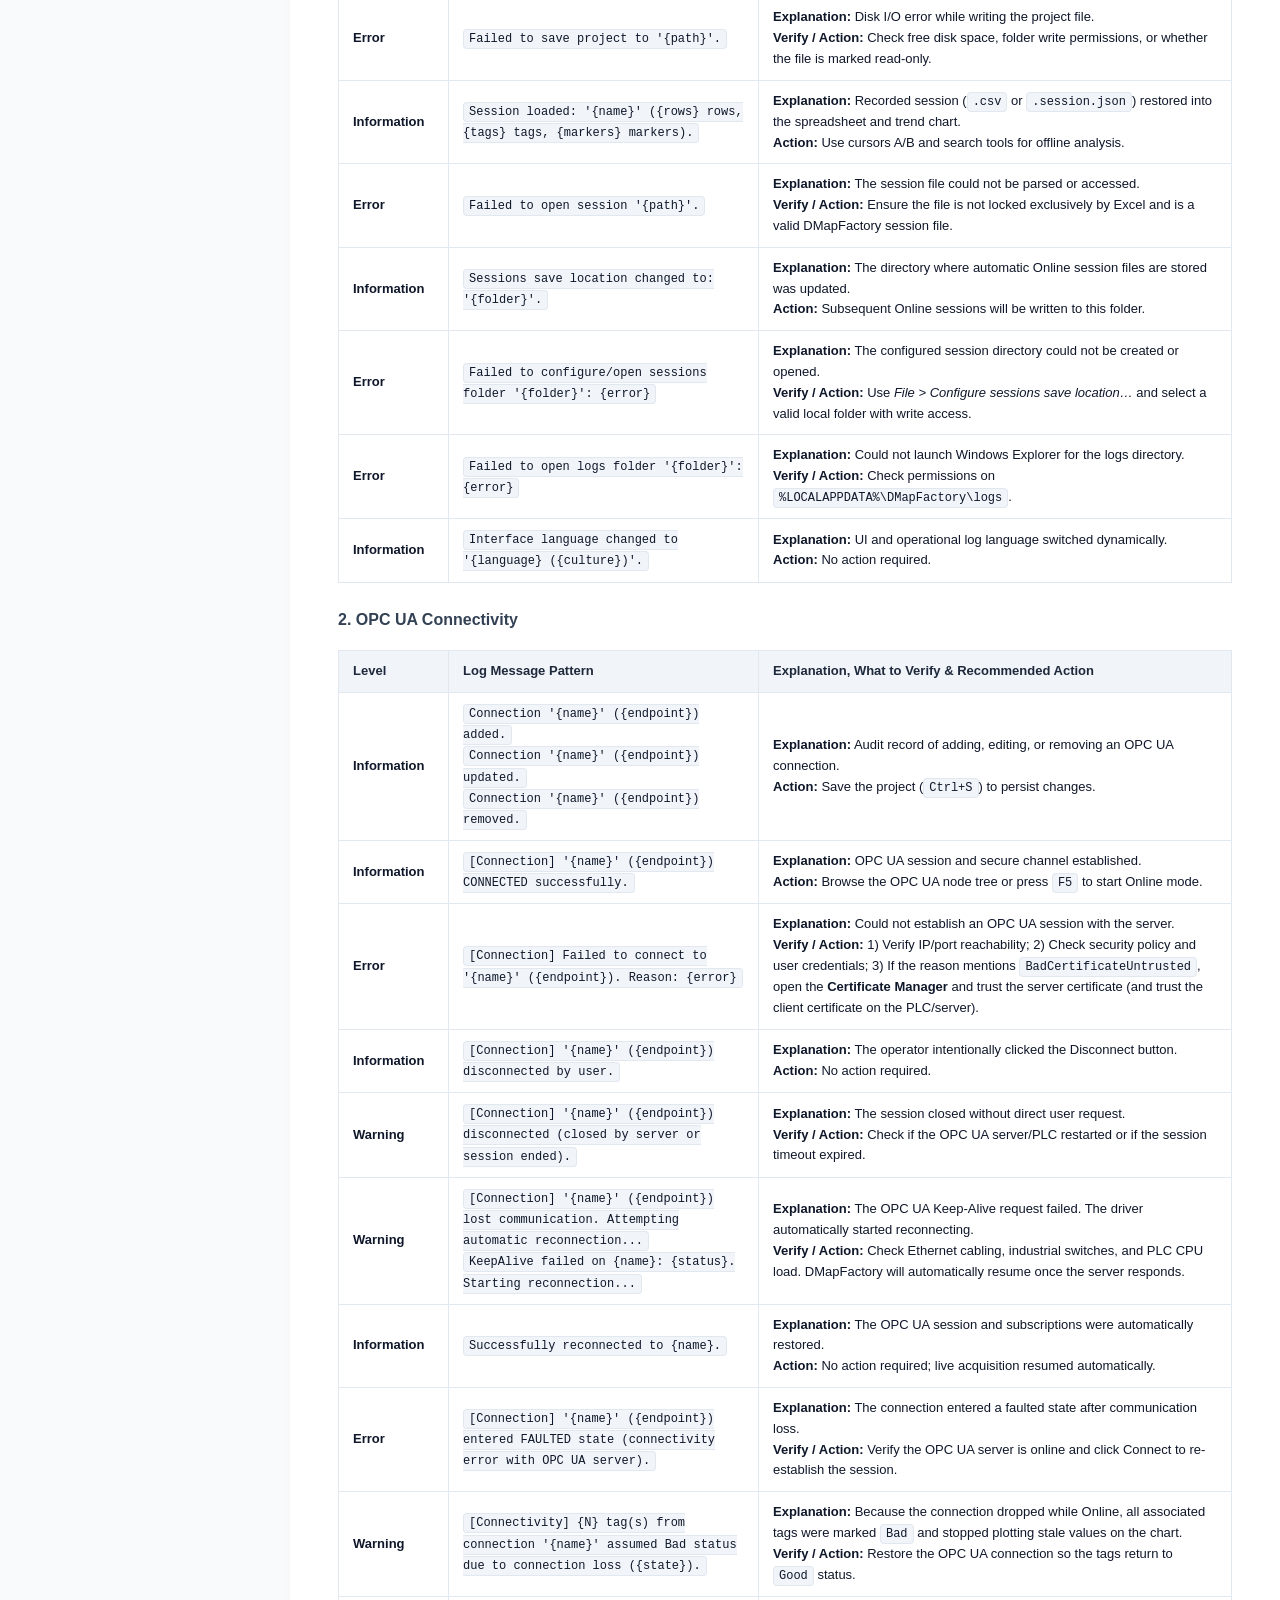
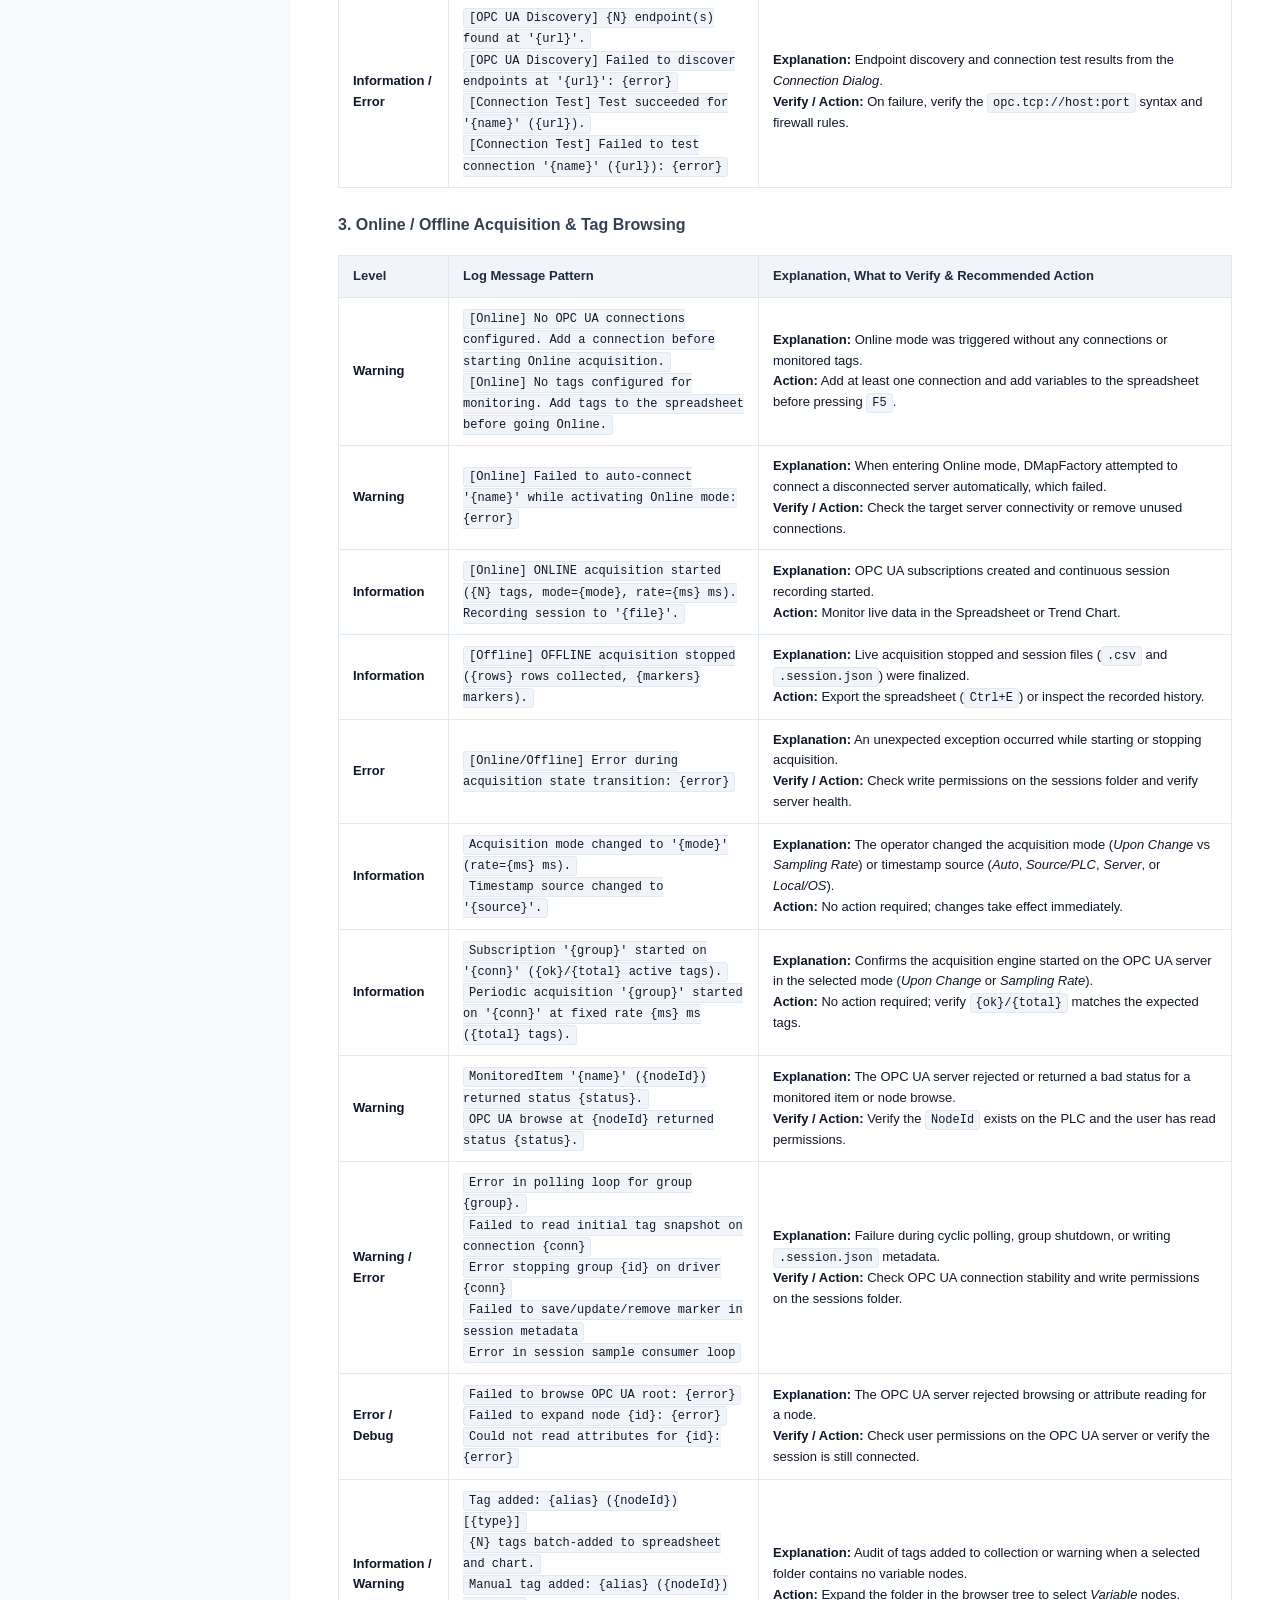
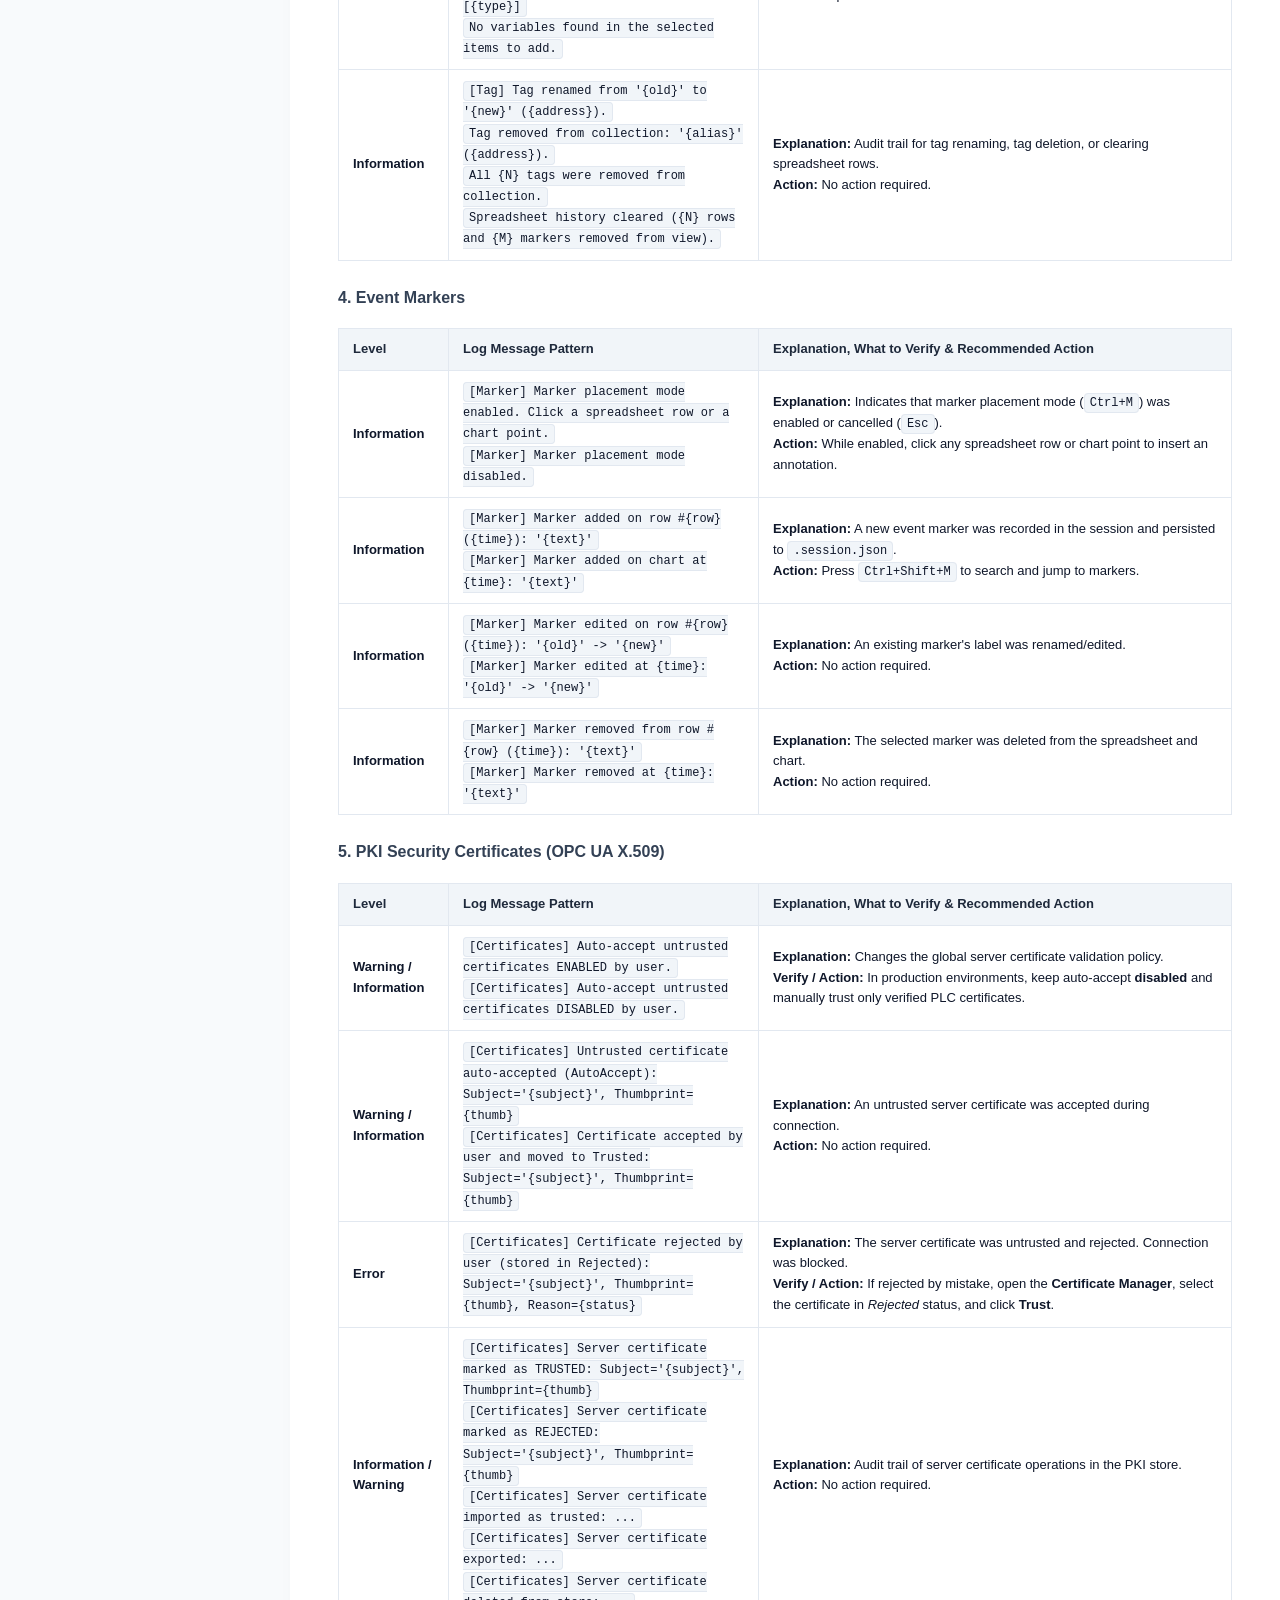
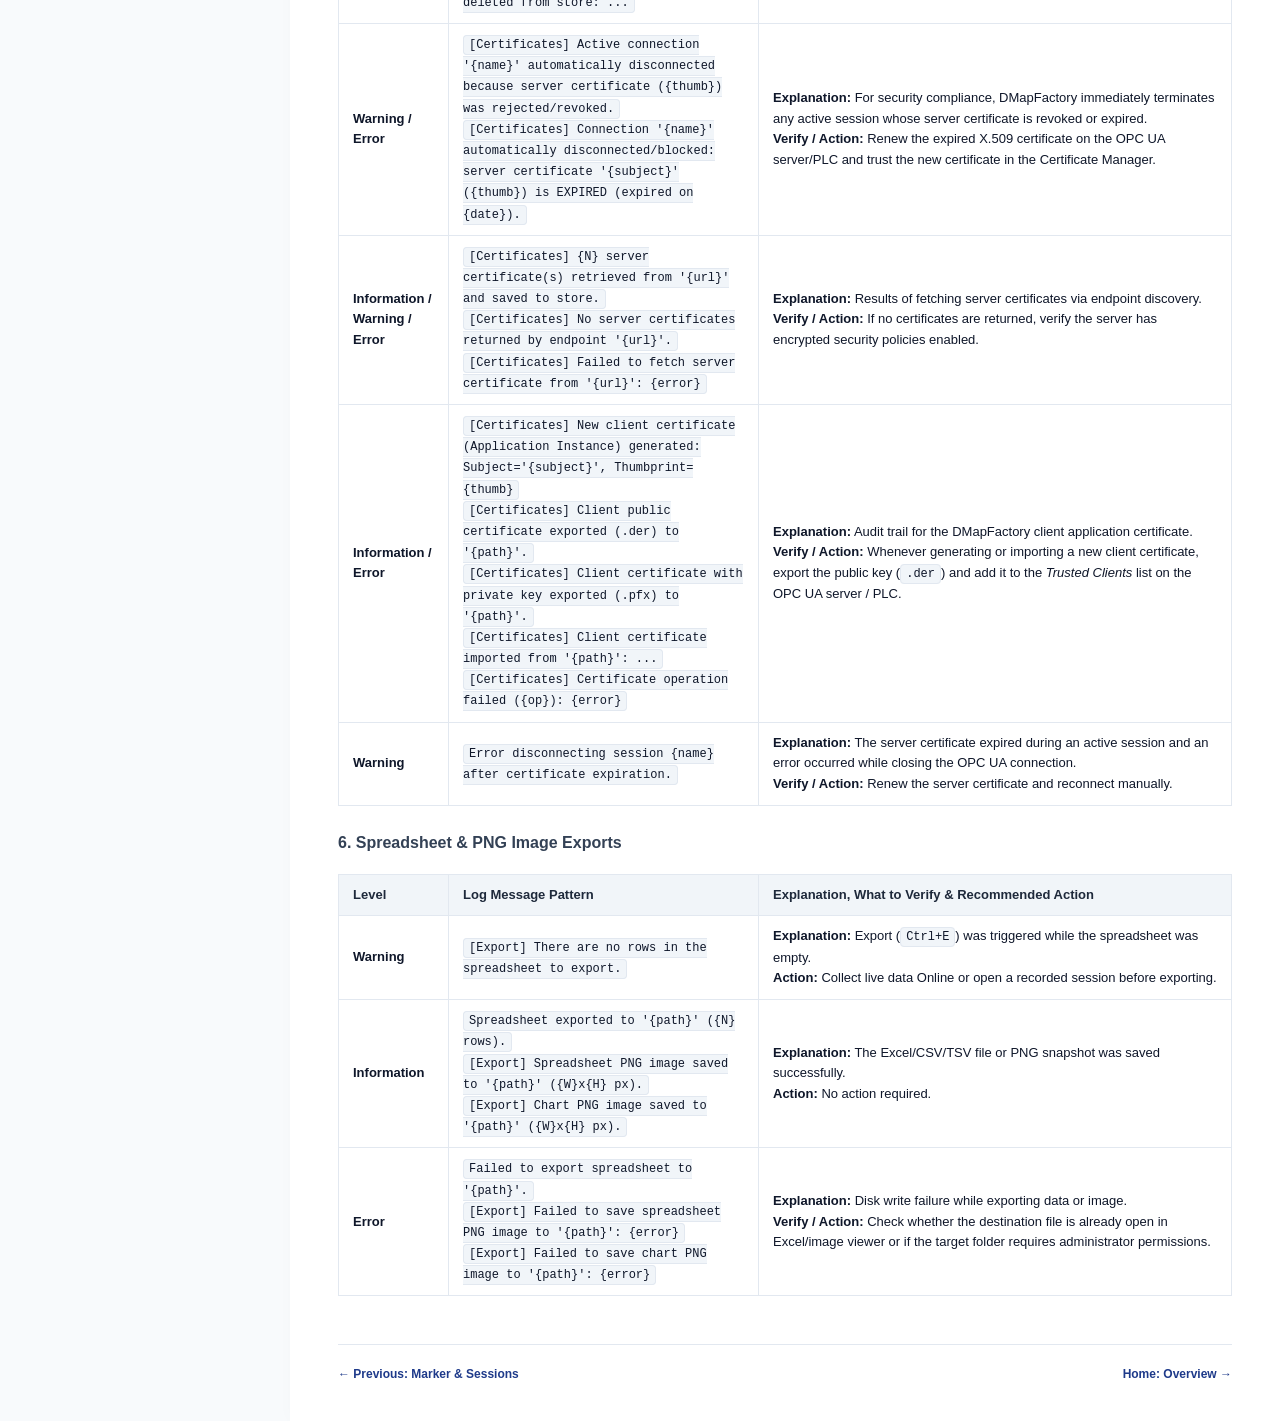
<file: src/DMapFactory.App/Help/en-US/shortcuts.html>
<!DOCTYPE html>
<html lang="en-US">
<head>
  <meta charset="UTF-8">
  <meta name="viewport" content="width=device-width, initial-scale=1.0">
  <title>Keyboard Shortcuts &amp; Diagnostics - DMapFactory Help</title>
  <link rel="stylesheet" href="../assets/css/help.css">
  <script defer src="../assets/js/help.js"></script>
</head>
<body>

  <!-- Topbar -->
  <header class="topbar">
    <a href="index.html" class="brand">
      <span class="brand-badge">DMAP</span>
      <div>
        <div class="brand-title">DMapFactory</div>
        <div class="brand-subtitle">User Manual &amp; Context-Sensitive Help</div>
      </div>
    </a>
    <div class="topbar-actions">
      <div class="search-box">
        <span class="search-icon">🔍</span>
        <input type="text" class="search-input" placeholder="Search topics..." />
      </div>
      <div class="lang-switch">
        <a href="#" class="lang-btn" data-lang="pt-BR">PT</a>
        <a href="#" class="lang-btn active" data-lang="en-US">EN</a>
      </div>
    </div>
  </header>

  <!-- Layout Container -->
  <div class="layout-container">
    
    <!-- Sidebar Navigation -->
    <nav class="sidebar">
      <div class="sidebar-heading">Documentation</div>
      <ul class="nav-list">
        <li class="nav-item">
          <a href="index.html" class="nav-link">
            <span class="nav-icon">📖</span> Overview
          </a>
        </li>
        <li class="nav-item">
          <a href="opc-connection.html" class="nav-link">
            <span class="nav-icon">🔌</span> OPC Connections &amp; Tags
          </a>
        </li>
        <li class="nav-item">
          <a href="certificates.html" class="nav-link">
            <span class="nav-icon">🔐</span> Security Certificates
          </a>
        </li>
        <li class="nav-item">
          <a href="spreadsheet.html" class="nav-link">
            <span class="nav-icon">📊</span> Spreadsheet Mode
          </a>
        </li>
        <li class="nav-item">
          <a href="chart.html" class="nav-link">
            <span class="nav-icon">📈</span> Trend Chart &amp; Pens
          </a>
        </li>
        <li class="nav-item">
          <a href="marker.html" class="nav-link">
            <span class="nav-icon">🚩</span> Marker &amp; Sessions
          </a>
        </li>
        <li class="nav-item">
          <a href="shortcuts.html" class="nav-link active">
            <span class="nav-icon">⌨️</span> Shortcuts &amp; Diagnostics
          </a>
        </li>
      </ul>
    </nav>

    <!-- Content Area -->
    <main class="content-wrapper">
      <div class="breadcrumb">
        <a href="index.html">DMapFactory Help</a> &gt; <span>Shortcuts &amp; Diagnostics</span>
      </div>

      <header class="topic-header">
        <h1>Keyboard Shortcuts &amp; Diagnostics</h1>
        <div class="topic-subtitle">Productivity hotkeys, fast commands, and acquisition health monitoring</div>
      </header>

      <section>
        <h2>Global Keyboard Shortcuts Reference</h2>
        <table class="help-table">
          <thead>
            <tr>
              <th style="width: 170px;">Key / Shortcut</th>
              <th style="width: 200px;">Context</th>
              <th>Action Triggered</th>
            </tr>
          </thead>
          <tbody>
            <tr>
              <td><kbd>F1</kbd></td>
              <td>Any window / control</td>
              <td>Opens <strong>Context-Sensitive Help</strong> on the exact topic for the active module.</td>
            </tr>
            <tr>
              <td><kbd>F5</kbd></td>
              <td>Main Window</td>
              <td>Toggles between <strong>Online</strong> (active sampling) and <strong>Offline</strong> (paused).</td>
            </tr>
            <tr>
              <td><kbd>Ctrl</kbd> + <kbd>N</kbd></td>
              <td>Main Window</td>
              <td>Creates a <strong>New Project</strong> (.dmproj).</td>
            </tr>
            <tr>
              <td><kbd>Ctrl</kbd> + <kbd>O</kbd></td>
              <td>Main Window</td>
              <td><strong>Opens an Existing Project</strong> from disk.</td>
            </tr>
            <tr>
              <td><kbd>Ctrl</kbd> + <kbd>S</kbd></td>
              <td>Main Window</td>
              <td><strong>Saves the Current Project</strong> with all connections and sampling parameters.</td>
            </tr>
            <tr>
              <td><kbd>Ctrl</kbd> + <kbd>Shift</kbd> + <kbd>S</kbd></td>
              <td>Main Window</td>
              <td><strong>Saves the Project As...</strong> with a new filename.</td>
            </tr>
            <tr>
              <td><kbd>Ctrl</kbd> + <kbd>Shift</kbd> + <kbd>O</kbd></td>
              <td>Main Window</td>
              <td><strong>Opens a Recorded Session</strong> (.csv or .session.json) restoring timeline and markers.</td>
            </tr>
            <tr>
              <td><kbd>Ctrl</kbd> + <kbd>E</kbd></td>
              <td>Main Window</td>
              <td><strong>Exports the Spreadsheet</strong> to Excel (.xlsx), Wide CSV, Narrow CSV, or TSV.</td>
            </tr>
            <tr>
              <td><kbd>Ctrl</kbd> + <kbd>M</kbd></td>
              <td>Main Window</td>
              <td>Enables <strong>Marker Insertion</strong> mode for labeling events along the timeline.</td>
            </tr>
            <tr>
              <td><kbd>Ctrl</kbd> + <kbd>1</kbd></td>
              <td>Main Window</td>
              <td>Switches immediately to the <strong>Spreadsheet</strong> tab.</td>
            </tr>
            <tr>
              <td><kbd>Ctrl</kbd> + <kbd>2</kbd></td>
              <td>Main Window</td>
              <td>Switches immediately to the <strong>Trend Chart</strong> tab.</td>
            </tr>
            <tr>
              <td><kbd>Ctrl</kbd> + <kbd>3</kbd></td>
              <td>Main Window</td>
              <td>Switches immediately to the <strong>Tags and Live Values</strong> tab.</td>
            </tr>
            <tr>
              <td><kbd>Space</kbd></td>
              <td>Spreadsheet or Chart</td>
              <td>Toggles <strong>Auto-scroll</strong> (in spreadsheet) or <strong>Auto-follow</strong> (in chart).</td>
            </tr>
            <tr>
              <td><kbd>Esc</kbd></td>
              <td>Main Window</td>
              <td><strong>Cancels</strong> active marker placement mode.</td>
            </tr>
            <tr>
              <td><kbd>Ctrl</kbd> + Click</td>
              <td>OPC UA Node Tree</td>
              <td>Enables <strong>multi-selection</strong> of variable nodes for batch addition.</td>
            </tr>
            <tr>
              <td><kbd>Delete</kbd></td>
              <td>Spreadsheet or Pen Panel</td>
              <td>Deletes the <strong>selected tag</strong> from collection.</td>
            </tr>
            <tr>
              <td><kbd>Delete</kbd></td>
              <td>Connection List</td>
              <td>Deletes the selected OPC UA connection.</td>
            </tr>
            <tr>
              <td><kbd>Mouse Wheel</kbd></td>
              <td>Trend Plot</td>
              <td>Performs horizontal <strong>Zoom In</strong> and <strong>Zoom Out</strong> along timeline.</td>
            </tr>
            <tr>
              <td><kbd>Mouse Drag</kbd></td>
              <td>Spreadsheet Header Border</td>
              <td>Smoothly resizes the <strong>column header row height</strong>.</td>
            </tr>
          </tbody>
        </table>

        <h2>Right-Click Context Menus Guide</h2>
        <p>DMapFactory provides fast right-click contextual actions throughout all major UI components:</p>
        <table class="help-table">
          <thead>
            <tr>
              <th style="width: 200px;">Component</th>
              <th style="width: 240px;">Where to Click</th>
              <th>Available Menu Commands</th>
            </tr>
          </thead>
          <tbody>
            <tr>
              <td><strong>Spreadsheet Body</strong></td>
              <td>On any data row or cell</td>
              <td>
                • <strong>📍 Place Marker on this Row</strong><br>
                • <strong>📈 Focus Timestamp on Chart (Cursor A)</strong> (cross-synchronization)<br>
                • <strong>Copy Cell Value</strong><br>
                • <strong>📋 Copy Entire Row (TSV)</strong> (ready to paste directly into Excel)<br>
                • <strong>Copy Timestamp</strong> (full millisecond-accurate ISO timestamp)
              </td>
            </tr>
            <tr>
              <td><strong>Spreadsheet Header</strong></td>
              <td>On any column header title</td>
              <td>
                • <strong>🗑 Delete tag from collection</strong><br>
                • <strong>↔ Auto-fit this column width</strong><br>
                • <strong>↔ Auto-fit all column widths</strong><br>
                • <strong>↕ Auto-fit header row height</strong>
              </td>
            </tr>
            <tr>
              <td><strong>Trend Plot Canvas</strong></td>
              <td>Any point within the chart area</td>
              <td>
                • <strong>📋 Locate in Spreadsheet</strong> (selects corresponding row instantly)<br>
                • <strong>📍 Place Marker at this point</strong><br>
                • <strong>Position Cursor A here</strong><br>
                • <strong>Position Cursor B here</strong><br>
                • <strong>Center Cursors A/B</strong><br>
                • <strong>Save Chart Image (PNG)</strong>
              </td>
            </tr>
            <tr>
              <td><strong>OPC UA Node Tree</strong></td>
              <td>On any folder or variable node</td>
              <td>
                • <strong>+ Add to Spreadsheet &amp; Chart</strong><br>
                • <strong>📁 Add all folder variables as tags</strong><br>
                • <strong>📋 Copy NodeId</strong> (copies full address identifier to clipboard)
              </td>
            </tr>
            <tr>
              <td><strong>Chart Pen Panel</strong></td>
              <td>On any pen item in the signal list</td>
              <td>
                • <strong>🗑 Delete tag from collection</strong><br>
                • <strong>Toggle plot visibility (IsPlotted)</strong><br>
                • <strong>📋 Copy Address / NodeId</strong>
              </td>
            </tr>
            <tr>
              <td><strong>Log Grid</strong></td>
              <td>On any recorded log entry</td>
              <td>
                • <strong>📋 Copy Log Message</strong><br>
                • <strong>📋 Copy All Filtered Logs</strong><br>
                • <strong>Clear logs from screen</strong><br>
                • <strong>Open log folder in Windows Explorer…</strong>
              </td>
            </tr>
          </tbody>
        </table>

        <h2 id="diagnostics">Health Metrics &amp; Diagnostic Log</h2>
        <p>The bottom status bar exposes key indicators to verify system health in real-world plants:</p>
        <ul>
          <li><strong>Events per Second (Ev/s)</strong>: instantaneous update frequency indicating OPC UA driver throughput.</li>
          <li><strong>Buffer Size</strong>: memory occupancy percentage in the zero-allocation circular buffer.</li>
          <li><strong>Session Duration</strong>: running chronometer tracking the duration of the current industrial run.</li>
          <li><strong>Operational Event Log</strong>: categorized log stream (<em>Information</em>, <em>Warning</em>, <em>Error</em>, <em>Debug</em>) with dedicated <strong>Clear</strong> and <strong>Log Folder…</strong> buttons.</li>
        </ul>

        <h2>Log Severity Levels</h2>
        <table class="help-table">
          <thead>
            <tr>
              <th style="width: 140px;">Level</th>
              <th style="width: 240px;">Meaning</th>
              <th>When to Check / General Action</th>
            </tr>
          </thead>
          <tbody>
            <tr>
              <td><span class="badge badge-success">Information</span></td>
              <td>Normal operational events and user action audit trail.</td>
              <td>No corrective action required. Confirms that connections, Online/Offline transitions, markers, certificates, and exports completed successfully.</td>
            </tr>
            <tr>
              <td><span class="badge badge-warn">Warning</span></td>
              <td>Operational alerts, automatic reconnections, or partial conditions.</td>
              <td>Check network stability, verify that connections/tags exist before starting Online mode, or review certificate revocation/auto-accept settings.</td>
            </tr>
            <tr>
              <td><span class="badge badge-danger">Error</span></td>
              <td>Critical connectivity, PKI security, or disk I/O failures.</td>
              <td>Requires immediate attention: verify the OPC UA Endpoint URL, credentials, X.509 certificate trust/expiration, or folder write permissions.</td>
            </tr>
            <tr>
              <td><span class="badge badge-info">Debug</span></td>
              <td>Detailed internal tracing (attribute reads, stack diagnostics).</td>
              <td>Used for engineering diagnostics. Keep unchecked during normal operation and enable the <em>Debug</em> filter when investigating specific OPC UA node behavior.</td>
            </tr>
          </tbody>
        </table>

        <h2>Complete Log Message Reference &amp; Troubleshooting Guide</h2>
        <p>Below is the complete list of log messages emitted by DMapFactory, grouped by subsystem, including their explanation, what to check, and recommended corrective actions:</p>

        <h3>1. Startup, Project &amp; Sessions</h3>
        <table class="help-table">
          <thead>
            <tr>
              <th style="width: 110px;">Level</th>
              <th style="width: 310px;">Log Message Pattern</th>
              <th>Explanation, What to Verify &amp; Recommended Action</th>
            </tr>
          </thead>
          <tbody>
            <tr>
              <td><strong>Information</strong></td>
              <td><code>DMapFactory started. Ready to configure OPC UA connections.</code></td>
              <td><strong>Explanation:</strong> Application initialized and acquisition engine ready.<br><strong>Action:</strong> Add an OPC UA connection or open an existing project (<code>Ctrl+O</code>).</td>
            </tr>
            <tr>
              <td><strong>Information</strong></td>
              <td><code>New project started.</code></td>
              <td><strong>Explanation:</strong> Current workspace cleared to begin a fresh configuration.<br><strong>Action:</strong> Configure connections and tags, then save with <code>Ctrl+S</code>.</td>
            </tr>
            <tr>
              <td><strong>Information</strong></td>
              <td><code>Project loaded: '{path}' ({N} connections, {M} tags).</code></td>
              <td><strong>Explanation:</strong> Project file (<code>.dmproj</code>) loaded successfully.<br><strong>Action:</strong> Connect to your server or press <code>F5</code> to start Online acquisition.</td>
            </tr>
            <tr>
              <td><strong>Error</strong></td>
              <td><code>Failed to open project '{path}'.</code></td>
              <td><strong>Explanation:</strong> The <code>.dmproj</code> file is corrupted, inaccessible, or contains invalid JSON.<br><strong>Verify / Action:</strong> Check file permissions and verify the file was not manually edited with invalid JSON syntax.</td>
            </tr>
            <tr>
              <td><strong>Information</strong></td>
              <td><code>Project saved to '{path}'.</code></td>
              <td><strong>Explanation:</strong> All connections, tags, and sampling settings were saved to disk.<br><strong>Action:</strong> No action required.</td>
            </tr>
            <tr>
              <td><strong>Error</strong></td>
              <td><code>Failed to save project to '{path}'.</code></td>
              <td><strong>Explanation:</strong> Disk I/O error while writing the project file.<br><strong>Verify / Action:</strong> Check free disk space, folder write permissions, or whether the file is marked read-only.</td>
            </tr>
            <tr>
              <td><strong>Information</strong></td>
              <td><code>Session loaded: '{name}' ({rows} rows, {tags} tags, {markers} markers).</code></td>
              <td><strong>Explanation:</strong> Recorded session (<code>.csv</code> or <code>.session.json</code>) restored into the spreadsheet and trend chart.<br><strong>Action:</strong> Use cursors A/B and search tools for offline analysis.</td>
            </tr>
            <tr>
              <td><strong>Error</strong></td>
              <td><code>Failed to open session '{path}'.</code></td>
              <td><strong>Explanation:</strong> The session file could not be parsed or accessed.<br><strong>Verify / Action:</strong> Ensure the file is not locked exclusively by Excel and is a valid DMapFactory session file.</td>
            </tr>
            <tr>
              <td><strong>Information</strong></td>
              <td><code>Sessions save location changed to: '{folder}'.</code></td>
              <td><strong>Explanation:</strong> The directory where automatic Online session files are stored was updated.<br><strong>Action:</strong> Subsequent Online sessions will be written to this folder.</td>
            </tr>
            <tr>
              <td><strong>Error</strong></td>
              <td><code>Failed to configure/open sessions folder '{folder}': {error}</code></td>
              <td><strong>Explanation:</strong> The configured session directory could not be created or opened.<br><strong>Verify / Action:</strong> Use <em>File &gt; Configure sessions save location…</em> and select a valid local folder with write access.</td>
            </tr>
            <tr>
              <td><strong>Error</strong></td>
              <td><code>Failed to open logs folder '{folder}': {error}</code></td>
              <td><strong>Explanation:</strong> Could not launch Windows Explorer for the logs directory.<br><strong>Verify / Action:</strong> Check permissions on <code>%LOCALAPPDATA%\DMapFactory\logs</code>.</td>
            </tr>
            <tr>
              <td><strong>Information</strong></td>
              <td><code>Interface language changed to '{language} ({culture})'.</code></td>
              <td><strong>Explanation:</strong> UI and operational log language switched dynamically.<br><strong>Action:</strong> No action required.</td>
            </tr>
          </tbody>
        </table>

        <h3>2. OPC UA Connectivity</h3>
        <table class="help-table">
          <thead>
            <tr>
              <th style="width: 110px;">Level</th>
              <th style="width: 310px;">Log Message Pattern</th>
              <th>Explanation, What to Verify &amp; Recommended Action</th>
            </tr>
          </thead>
          <tbody>
            <tr>
              <td><strong>Information</strong></td>
              <td><code>Connection '{name}' ({endpoint}) added.</code><br><code>Connection '{name}' ({endpoint}) updated.</code><br><code>Connection '{name}' ({endpoint}) removed.</code></td>
              <td><strong>Explanation:</strong> Audit record of adding, editing, or removing an OPC UA connection.<br><strong>Action:</strong> Save the project (<code>Ctrl+S</code>) to persist changes.</td>
            </tr>
            <tr>
              <td><strong>Information</strong></td>
              <td><code>[Connection] '{name}' ({endpoint}) CONNECTED successfully.</code></td>
              <td><strong>Explanation:</strong> OPC UA session and secure channel established.<br><strong>Action:</strong> Browse the OPC UA node tree or press <code>F5</code> to start Online mode.</td>
            </tr>
            <tr>
              <td><strong>Error</strong></td>
              <td><code>[Connection] Failed to connect to '{name}' ({endpoint}). Reason: {error}</code></td>
              <td><strong>Explanation:</strong> Could not establish an OPC UA session with the server.<br><strong>Verify / Action:</strong> 1) Verify IP/port reachability; 2) Check security policy and user credentials; 3) If the reason mentions <code>BadCertificateUntrusted</code>, open the <strong>Certificate Manager</strong> and trust the server certificate (and trust the client certificate on the PLC/server).</td>
            </tr>
            <tr>
              <td><strong>Information</strong></td>
              <td><code>[Connection] '{name}' ({endpoint}) disconnected by user.</code></td>
              <td><strong>Explanation:</strong> The operator intentionally clicked the Disconnect button.<br><strong>Action:</strong> No action required.</td>
            </tr>
            <tr>
              <td><strong>Warning</strong></td>
              <td><code>[Connection] '{name}' ({endpoint}) disconnected (closed by server or session ended).</code></td>
              <td><strong>Explanation:</strong> The session closed without direct user request.<br><strong>Verify / Action:</strong> Check if the OPC UA server/PLC restarted or if the session timeout expired.</td>
            </tr>
            <tr>
              <td><strong>Warning</strong></td>
              <td><code>[Connection] '{name}' ({endpoint}) lost communication. Attempting automatic reconnection...</code><br><code>KeepAlive failed on {name}: {status}. Starting reconnection...</code></td>
              <td><strong>Explanation:</strong> The OPC UA Keep-Alive request failed. The driver automatically started reconnecting.<br><strong>Verify / Action:</strong> Check Ethernet cabling, industrial switches, and PLC CPU load. DMapFactory will automatically resume once the server responds.</td>
            </tr>
            <tr>
              <td><strong>Information</strong></td>
              <td><code>Successfully reconnected to {name}.</code></td>
              <td><strong>Explanation:</strong> The OPC UA session and subscriptions were automatically restored.<br><strong>Action:</strong> No action required; live acquisition resumed automatically.</td>
            </tr>
            <tr>
              <td><strong>Error</strong></td>
              <td><code>[Connection] '{name}' ({endpoint}) entered FAULTED state (connectivity error with OPC UA server).</code></td>
              <td><strong>Explanation:</strong> The connection entered a faulted state after communication loss.<br><strong>Verify / Action:</strong> Verify the OPC UA server is online and click Connect to re-establish the session.</td>
            </tr>
            <tr>
              <td><strong>Warning</strong></td>
              <td><code>[Connectivity] {N} tag(s) from connection '{name}' assumed Bad status due to connection loss ({state}).</code></td>
              <td><strong>Explanation:</strong> Because the connection dropped while Online, all associated tags were marked <code>Bad</code> and stopped plotting stale values on the chart.<br><strong>Verify / Action:</strong> Restore the OPC UA connection so the tags return to <code>Good</code> status.</td>
            </tr>
            <tr>
              <td><strong>Information / Error</strong></td>
              <td><code>[OPC UA Discovery] {N} endpoint(s) found at '{url}'.</code><br><code>[OPC UA Discovery] Failed to discover endpoints at '{url}': {error}</code><br><code>[Connection Test] Test succeeded for '{name}' ({url}).</code><br><code>[Connection Test] Failed to test connection '{name}' ({url}): {error}</code></td>
              <td><strong>Explanation:</strong> Endpoint discovery and connection test results from the <em>Connection Dialog</em>.<br><strong>Verify / Action:</strong> On failure, verify the <code>opc.tcp://host:port</code> syntax and firewall rules.</td>
            </tr>
          </tbody>
        </table>

        <h3>3. Online / Offline Acquisition &amp; Tag Browsing</h3>
        <table class="help-table">
          <thead>
            <tr>
              <th style="width: 110px;">Level</th>
              <th style="width: 310px;">Log Message Pattern</th>
              <th>Explanation, What to Verify &amp; Recommended Action</th>
            </tr>
          </thead>
          <tbody>
            <tr>
              <td><strong>Warning</strong></td>
              <td><code>[Online] No OPC UA connections configured. Add a connection before starting Online acquisition.</code><br><code>[Online] No tags configured for monitoring. Add tags to the spreadsheet before going Online.</code></td>
              <td><strong>Explanation:</strong> Online mode was triggered without any connections or monitored tags.<br><strong>Action:</strong> Add at least one connection and add variables to the spreadsheet before pressing <code>F5</code>.</td>
            </tr>
            <tr>
              <td><strong>Warning</strong></td>
              <td><code>[Online] Failed to auto-connect '{name}' while activating Online mode: {error}</code></td>
              <td><strong>Explanation:</strong> When entering Online mode, DMapFactory attempted to connect a disconnected server automatically, which failed.<br><strong>Verify / Action:</strong> Check the target server connectivity or remove unused connections.</td>
            </tr>
            <tr>
              <td><strong>Information</strong></td>
              <td><code>[Online] ONLINE acquisition started ({N} tags, mode={mode}, rate={ms} ms). Recording session to '{file}'.</code></td>
              <td><strong>Explanation:</strong> OPC UA subscriptions created and continuous session recording started.<br><strong>Action:</strong> Monitor live data in the Spreadsheet or Trend Chart.</td>
            </tr>
            <tr>
              <td><strong>Information</strong></td>
              <td><code>[Offline] OFFLINE acquisition stopped ({rows} rows collected, {markers} markers).</code></td>
              <td><strong>Explanation:</strong> Live acquisition stopped and session files (<code>.csv</code> and <code>.session.json</code>) were finalized.<br><strong>Action:</strong> Export the spreadsheet (<code>Ctrl+E</code>) or inspect the recorded history.</td>
            </tr>
            <tr>
              <td><strong>Error</strong></td>
              <td><code>[Online/Offline] Error during acquisition state transition: {error}</code></td>
              <td><strong>Explanation:</strong> An unexpected exception occurred while starting or stopping acquisition.<br><strong>Verify / Action:</strong> Check write permissions on the sessions folder and verify server health.</td>
            </tr>
            <tr>
              <td><strong>Information</strong></td>
              <td><code>Acquisition mode changed to '{mode}' (rate={ms} ms).</code><br><code>Timestamp source changed to '{source}'.</code></td>
              <td><strong>Explanation:</strong> The operator changed the acquisition mode (<em>Upon Change</em> vs <em>Sampling Rate</em>) or timestamp source (<em>Auto</em>, <em>Source/PLC</em>, <em>Server</em>, or <em>Local/OS</em>).<br><strong>Action:</strong> No action required; changes take effect immediately.</td>
            </tr>
            <tr>
              <td><strong>Information</strong></td>
              <td><code>Subscription '{group}' started on '{conn}' ({ok}/{total} active tags).</code><br><code>Periodic acquisition '{group}' started on '{conn}' at fixed rate {ms} ms ({total} tags).</code></td>
              <td><strong>Explanation:</strong> Confirms the acquisition engine started on the OPC UA server in the selected mode (<em>Upon Change</em> or <em>Sampling Rate</em>).<br><strong>Action:</strong> No action required; verify <code>{ok}/{total}</code> matches the expected tags.</td>
            </tr>
            <tr>
              <td><strong>Warning</strong></td>
              <td><code>MonitoredItem '{name}' ({nodeId}) returned status {status}.</code><br><code>OPC UA browse at {nodeId} returned status {status}.</code></td>
              <td><strong>Explanation:</strong> The OPC UA server rejected or returned a bad status for a monitored item or node browse.<br><strong>Verify / Action:</strong> Verify the <code>NodeId</code> exists on the PLC and the user has read permissions.</td>
            </tr>
            <tr>
              <td><strong>Warning / Error</strong></td>
              <td><code>Error in polling loop for group {group}.</code><br><code>Failed to read initial tag snapshot on connection {conn}</code><br><code>Error stopping group {id} on driver {conn}</code><br><code>Failed to save/update/remove marker in session metadata</code><br><code>Error in session sample consumer loop</code></td>
              <td><strong>Explanation:</strong> Failure during cyclic polling, group shutdown, or writing <code>.session.json</code> metadata.<br><strong>Verify / Action:</strong> Check OPC UA connection stability and write permissions on the sessions folder.</td>
            </tr>
            <tr>
              <td><strong>Error / Debug</strong></td>
              <td><code>Failed to browse OPC UA root: {error}</code><br><code>Failed to expand node {id}: {error}</code><br><code>Could not read attributes for {id}: {error}</code></td>
              <td><strong>Explanation:</strong> The OPC UA server rejected browsing or attribute reading for a node.<br><strong>Verify / Action:</strong> Check user permissions on the OPC UA server or verify the session is still connected.</td>
            </tr>
            <tr>
              <td><strong>Information / Warning</strong></td>
              <td><code>Tag added: {alias} ({nodeId}) [{type}]</code><br><code>{N} tags batch-added to spreadsheet and chart.</code><br><code>Manual tag added: {alias} ({nodeId}) [{type}]</code><br><code>No variables found in the selected items to add.</code></td>
              <td><strong>Explanation:</strong> Audit of tags added to collection or warning when a selected folder contains no variable nodes.<br><strong>Action:</strong> Expand the folder in the browser tree to select <em>Variable</em> nodes.</td>
            </tr>
            <tr>
              <td><strong>Information</strong></td>
              <td><code>[Tag] Tag renamed from '{old}' to '{new}' ({address}).</code><br><code>Tag removed from collection: '{alias}' ({address}).</code><br><code>All {N} tags were removed from collection.</code><br><code>Spreadsheet history cleared ({N} rows and {M} markers removed from view).</code></td>
              <td><strong>Explanation:</strong> Audit trail for tag renaming, tag deletion, or clearing spreadsheet rows.<br><strong>Action:</strong> No action required.</td>
            </tr>
          </tbody>
        </table>

        <h3>4. Event Markers</h3>
        <table class="help-table">
          <thead>
            <tr>
              <th style="width: 110px;">Level</th>
              <th style="width: 310px;">Log Message Pattern</th>
              <th>Explanation, What to Verify &amp; Recommended Action</th>
            </tr>
          </thead>
          <tbody>
            <tr>
              <td><strong>Information</strong></td>
              <td><code>[Marker] Marker placement mode enabled. Click a spreadsheet row or a chart point.</code><br><code>[Marker] Marker placement mode disabled.</code></td>
              <td><strong>Explanation:</strong> Indicates that marker placement mode (<code>Ctrl+M</code>) was enabled or cancelled (<code>Esc</code>).<br><strong>Action:</strong> While enabled, click any spreadsheet row or chart point to insert an annotation.</td>
            </tr>
            <tr>
              <td><strong>Information</strong></td>
              <td><code>[Marker] Marker added on row #{row} ({time}): '{text}'</code><br><code>[Marker] Marker added on chart at {time}: '{text}'</code></td>
              <td><strong>Explanation:</strong> A new event marker was recorded in the session and persisted to <code>.session.json</code>.<br><strong>Action:</strong> Press <code>Ctrl+Shift+M</code> to search and jump to markers.</td>
            </tr>
            <tr>
              <td><strong>Information</strong></td>
              <td><code>[Marker] Marker edited on row #{row} ({time}): '{old}' -> '{new}'</code><br><code>[Marker] Marker edited at {time}: '{old}' -> '{new}'</code></td>
              <td><strong>Explanation:</strong> An existing marker's label was renamed/edited.<br><strong>Action:</strong> No action required.</td>
            </tr>
            <tr>
              <td><strong>Information</strong></td>
              <td><code>[Marker] Marker removed from row #{row} ({time}): '{text}'</code><br><code>[Marker] Marker removed at {time}: '{text}'</code></td>
              <td><strong>Explanation:</strong> The selected marker was deleted from the spreadsheet and chart.<br><strong>Action:</strong> No action required.</td>
            </tr>
          </tbody>
        </table>

        <h3>5. PKI Security Certificates (OPC UA X.509)</h3>
        <table class="help-table">
          <thead>
            <tr>
              <th style="width: 110px;">Level</th>
              <th style="width: 310px;">Log Message Pattern</th>
              <th>Explanation, What to Verify &amp; Recommended Action</th>
            </tr>
          </thead>
          <tbody>
            <tr>
              <td><strong>Warning / Information</strong></td>
              <td><code>[Certificates] Auto-accept untrusted certificates ENABLED by user.</code><br><code>[Certificates] Auto-accept untrusted certificates DISABLED by user.</code></td>
              <td><strong>Explanation:</strong> Changes the global server certificate validation policy.<br><strong>Verify / Action:</strong> In production environments, keep auto-accept <strong>disabled</strong> and manually trust only verified PLC certificates.</td>
            </tr>
            <tr>
              <td><strong>Warning / Information</strong></td>
              <td><code>[Certificates] Untrusted certificate auto-accepted (AutoAccept): Subject='{subject}', Thumbprint={thumb}</code><br><code>[Certificates] Certificate accepted by user and moved to Trusted: Subject='{subject}', Thumbprint={thumb}</code></td>
              <td><strong>Explanation:</strong> An untrusted server certificate was accepted during connection.<br><strong>Action:</strong> No action required.</td>
            </tr>
            <tr>
              <td><strong>Error</strong></td>
              <td><code>[Certificates] Certificate rejected by user (stored in Rejected): Subject='{subject}', Thumbprint={thumb}, Reason={status}</code></td>
              <td><strong>Explanation:</strong> The server certificate was untrusted and rejected. Connection was blocked.<br><strong>Verify / Action:</strong> If rejected by mistake, open the <strong>Certificate Manager</strong>, select the certificate in <em>Rejected</em> status, and click <strong>Trust</strong>.</td>
            </tr>
            <tr>
              <td><strong>Information / Warning</strong></td>
              <td><code>[Certificates] Server certificate marked as TRUSTED: Subject='{subject}', Thumbprint={thumb}</code><br><code>[Certificates] Server certificate marked as REJECTED: Subject='{subject}', Thumbprint={thumb}</code><br><code>[Certificates] Server certificate imported as trusted: ...</code><br><code>[Certificates] Server certificate exported: ...</code><br><code>[Certificates] Server certificate deleted from store: ...</code></td>
              <td><strong>Explanation:</strong> Audit trail of server certificate operations in the PKI store.<br><strong>Action:</strong> No action required.</td>
            </tr>
            <tr>
              <td><strong>Warning / Error</strong></td>
              <td><code>[Certificates] Active connection '{name}' automatically disconnected because server certificate ({thumb}) was rejected/revoked.</code><br><code>[Certificates] Connection '{name}' automatically disconnected/blocked: server certificate '{subject}' ({thumb}) is EXPIRED (expired on {date}).</code></td>
              <td><strong>Explanation:</strong> For security compliance, DMapFactory immediately terminates any active session whose server certificate is revoked or expired.<br><strong>Verify / Action:</strong> Renew the expired X.509 certificate on the OPC UA server/PLC and trust the new certificate in the Certificate Manager.</td>
            </tr>
            <tr>
              <td><strong>Information / Warning / Error</strong></td>
              <td><code>[Certificates] {N} server certificate(s) retrieved from '{url}' and saved to store.</code><br><code>[Certificates] No server certificates returned by endpoint '{url}'.</code><br><code>[Certificates] Failed to fetch server certificate from '{url}': {error}</code></td>
              <td><strong>Explanation:</strong> Results of fetching server certificates via endpoint discovery.<br><strong>Verify / Action:</strong> If no certificates are returned, verify the server has encrypted security policies enabled.</td>
            </tr>
            <tr>
              <td><strong>Information / Error</strong></td>
              <td><code>[Certificates] New client certificate (Application Instance) generated: Subject='{subject}', Thumbprint={thumb}</code><br><code>[Certificates] Client public certificate exported (.der) to '{path}'.</code><br><code>[Certificates] Client certificate with private key exported (.pfx) to '{path}'.</code><br><code>[Certificates] Client certificate imported from '{path}': ...</code><br><code>[Certificates] Certificate operation failed ({op}): {error}</code></td>
              <td><strong>Explanation:</strong> Audit trail for the DMapFactory client application certificate.<br><strong>Verify / Action:</strong> Whenever generating or importing a new client certificate, export the public key (<code>.der</code>) and add it to the <em>Trusted Clients</em> list on the OPC UA server / PLC.</td>
            </tr>
            <tr>
              <td><strong>Warning</strong></td>
              <td><code>Error disconnecting session {name} after certificate expiration.</code></td>
              <td><strong>Explanation:</strong> The server certificate expired during an active session and an error occurred while closing the OPC UA connection.<br><strong>Verify / Action:</strong> Renew the server certificate and reconnect manually.</td>
            </tr>
          </tbody>
        </table>

        <h3>6. Spreadsheet &amp; PNG Image Exports</h3>
        <table class="help-table">
          <thead>
            <tr>
              <th style="width: 110px;">Level</th>
              <th style="width: 310px;">Log Message Pattern</th>
              <th>Explanation, What to Verify &amp; Recommended Action</th>
            </tr>
          </thead>
          <tbody>
            <tr>
              <td><strong>Warning</strong></td>
              <td><code>[Export] There are no rows in the spreadsheet to export.</code></td>
              <td><strong>Explanation:</strong> Export (<code>Ctrl+E</code>) was triggered while the spreadsheet was empty.<br><strong>Action:</strong> Collect live data Online or open a recorded session before exporting.</td>
            </tr>
            <tr>
              <td><strong>Information</strong></td>
              <td><code>Spreadsheet exported to '{path}' ({N} rows).</code><br><code>[Export] Spreadsheet PNG image saved to '{path}' ({W}x{H} px).</code><br><code>[Export] Chart PNG image saved to '{path}' ({W}x{H} px).</code></td>
              <td><strong>Explanation:</strong> The Excel/CSV/TSV file or PNG snapshot was saved successfully.<br><strong>Action:</strong> No action required.</td>
            </tr>
            <tr>
              <td><strong>Error</strong></td>
              <td><code>Failed to export spreadsheet to '{path}'.</code><br><code>[Export] Failed to save spreadsheet PNG image to '{path}': {error}</code><br><code>[Export] Failed to save chart PNG image to '{path}': {error}</code></td>
              <td><strong>Explanation:</strong> Disk write failure while exporting data or image.<br><strong>Verify / Action:</strong> Check whether the destination file is already open in Excel/image viewer or if the target folder requires administrator permissions.</td>
            </tr>
          </tbody>
        </table>
      </section>

      <footer class="topic-footer">
        <a href="marker.html" class="btn-nav">&larr; Previous: Marker &amp; Sessions</a>
        <a href="index.html" class="btn-nav">Home: Overview &rarr;</a>
      </footer>
    </main>
  </div>

</body>
</html>
</file>
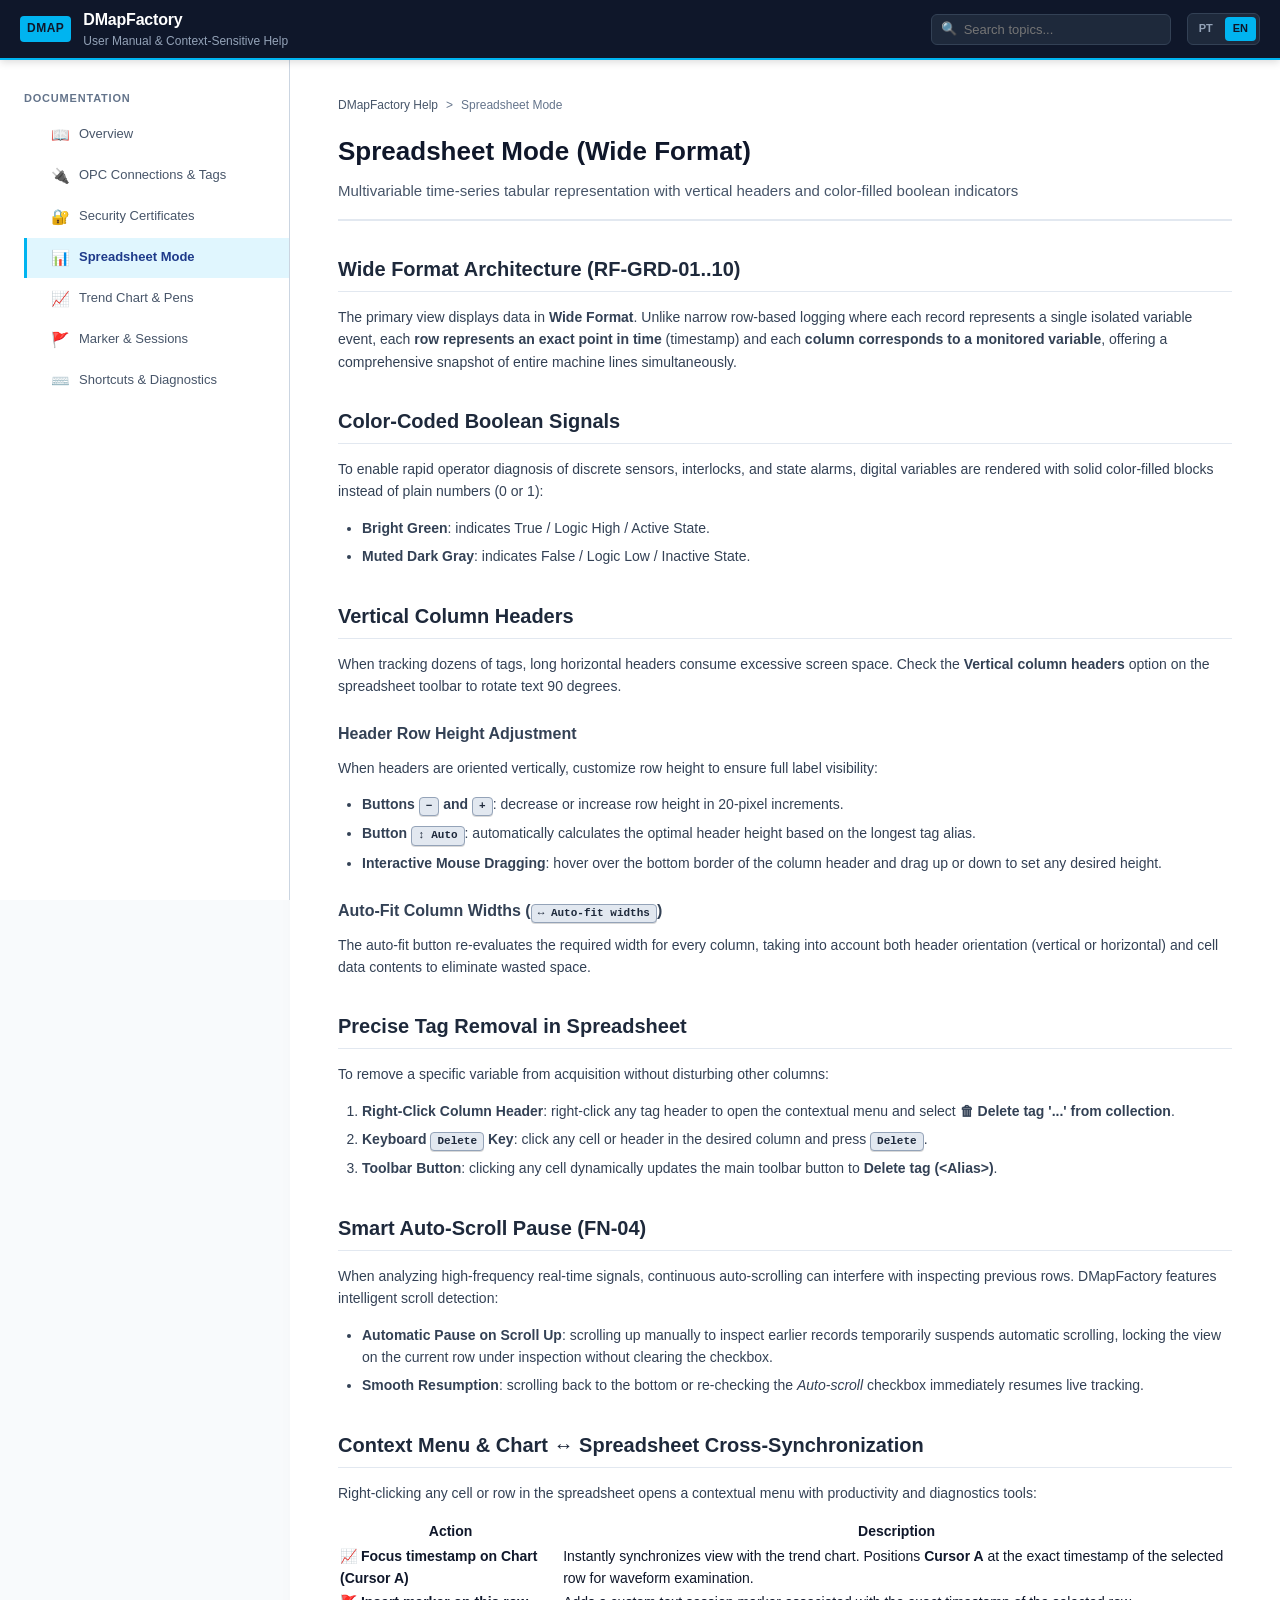
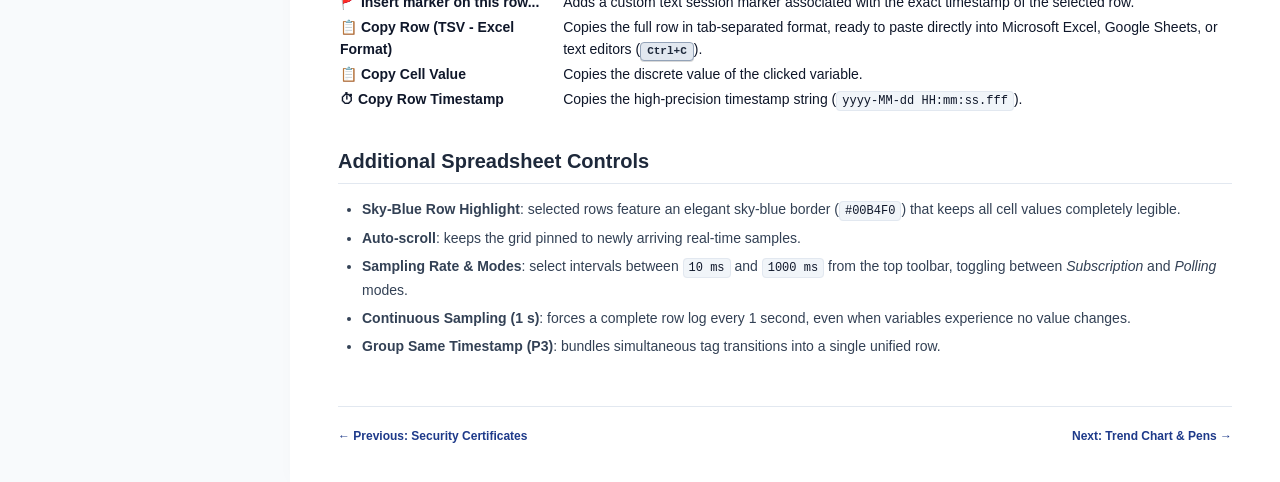
<file: src/DMapFactory.App/Help/en-US/spreadsheet.html>
<!DOCTYPE html>
<html lang="en-US">
<head>
  <meta charset="UTF-8">
  <meta name="viewport" content="width=device-width, initial-scale=1.0">
  <title>Spreadsheet Mode (Wide Format) - DMapFactory Help</title>
  <link rel="stylesheet" href="../assets/css/help.css">
  <script defer src="../assets/js/help.js"></script>
</head>
<body>

  <!-- Topbar -->
  <header class="topbar">
    <a href="index.html" class="brand">
      <span class="brand-badge">DMAP</span>
      <div>
        <div class="brand-title">DMapFactory</div>
        <div class="brand-subtitle">User Manual &amp; Context-Sensitive Help</div>
      </div>
    </a>
    <div class="topbar-actions">
      <div class="search-box">
        <span class="search-icon">🔍</span>
        <input type="text" class="search-input" placeholder="Search topics..." />
      </div>
      <div class="lang-switch">
        <a href="#" class="lang-btn" data-lang="pt-BR">PT</a>
        <a href="#" class="lang-btn active" data-lang="en-US">EN</a>
      </div>
    </div>
  </header>

  <!-- Layout Container -->
  <div class="layout-container">
    
    <!-- Sidebar Navigation -->
    <nav class="sidebar">
      <div class="sidebar-heading">Documentation</div>
      <ul class="nav-list">
        <li class="nav-item">
          <a href="index.html" class="nav-link">
            <span class="nav-icon">📖</span> Overview
          </a>
        </li>
        <li class="nav-item">
          <a href="opc-connection.html" class="nav-link">
            <span class="nav-icon">🔌</span> OPC Connections &amp; Tags
          </a>
        </li>
        <li class="nav-item">
          <a href="certificates.html" class="nav-link">
            <span class="nav-icon">🔐</span> Security Certificates
          </a>
        </li>
        <li class="nav-item">
          <a href="spreadsheet.html" class="nav-link active">
            <span class="nav-icon">📊</span> Spreadsheet Mode
          </a>
        </li>
        <li class="nav-item">
          <a href="chart.html" class="nav-link">
            <span class="nav-icon">📈</span> Trend Chart &amp; Pens
          </a>
        </li>
        <li class="nav-item">
          <a href="marker.html" class="nav-link">
            <span class="nav-icon">🚩</span> Marker &amp; Sessions
          </a>
        </li>
        <li class="nav-item">
          <a href="shortcuts.html" class="nav-link">
            <span class="nav-icon">⌨️</span> Shortcuts &amp; Diagnostics
          </a>
        </li>
      </ul>
    </nav>

    <!-- Content Area -->
    <main class="content-wrapper">
      <div class="breadcrumb">
        <a href="index.html">DMapFactory Help</a> &gt; <span>Spreadsheet Mode</span>
      </div>

      <header class="topic-header">
        <h1>Spreadsheet Mode (Wide Format)</h1>
        <div class="topic-subtitle">Multivariable time-series tabular representation with vertical headers and color-filled boolean indicators</div>
      </header>

      <section>
        <h2>Wide Format Architecture (RF-GRD-01..10)</h2>
        <p>The primary view displays data in <strong>Wide Format</strong>. Unlike narrow row-based logging where each record represents a single isolated variable event, each <strong>row represents an exact point in time</strong> (timestamp) and each <strong>column corresponds to a monitored variable</strong>, offering a comprehensive snapshot of entire machine lines simultaneously.</p>

        <h2>Color-Coded Boolean Signals</h2>
        <p>To enable rapid operator diagnosis of discrete sensors, interlocks, and state alarms, digital variables are rendered with solid color-filled blocks instead of plain numbers (0 or 1):</p>
        <ul>
          <li><strong>Bright Green</strong>: indicates True / Logic High / Active State.</li>
          <li><strong>Muted Dark Gray</strong>: indicates False / Logic Low / Inactive State.</li>
        </ul>

        <h2>Vertical Column Headers</h2>
        <p>When tracking dozens of tags, long horizontal headers consume excessive screen space. Check the <strong>Vertical column headers</strong> option on the spreadsheet toolbar to rotate text 90 degrees.</p>
        
        <h3>Header Row Height Adjustment</h3>
        <p>When headers are oriented vertically, customize row height to ensure full label visibility:</p>
        <ul>
          <li><strong>Buttons <kbd>−</kbd> and <kbd>+</kbd></strong>: decrease or increase row height in 20-pixel increments.</li>
          <li><strong>Button <kbd>↕ Auto</kbd></strong>: automatically calculates the optimal header height based on the longest tag alias.</li>
          <li><strong>Interactive Mouse Dragging</strong>: hover over the bottom border of the column header and drag up or down to set any desired height.</li>
        </ul>

        <h3>Auto-Fit Column Widths (<kbd>↔ Auto-fit widths</kbd>)</h3>
        <p>The auto-fit button re-evaluates the required width for every column, taking into account both header orientation (vertical or horizontal) and cell data contents to eliminate wasted space.</p>

        <h2>Precise Tag Removal in Spreadsheet</h2>
        <p>To remove a specific variable from acquisition without disturbing other columns:</p>
        <ol>
          <li><strong>Right-Click Column Header</strong>: right-click any tag header to open the contextual menu and select <strong>🗑 Delete tag '...' from collection</strong>.</li>
          <li><strong>Keyboard <kbd>Delete</kbd> Key</strong>: click any cell or header in the desired column and press <kbd>Delete</kbd>.</li>
          <li><strong>Toolbar Button</strong>: clicking any cell dynamically updates the main toolbar button to <strong>Delete tag (&lt;Alias&gt;)</strong>.</li>
        </ol>

        <h2>Smart Auto-Scroll Pause (FN-04)</h2>
        <p>When analyzing high-frequency real-time signals, continuous auto-scrolling can interfere with inspecting previous rows. DMapFactory features intelligent scroll detection:</p>
        <ul>
          <li><strong>Automatic Pause on Scroll Up</strong>: scrolling up manually to inspect earlier records temporarily suspends automatic scrolling, locking the view on the current row under inspection without clearing the checkbox.</li>
          <li><strong>Smooth Resumption</strong>: scrolling back to the bottom or re-checking the <em>Auto-scroll</em> checkbox immediately resumes live tracking.</li>
        </ul>

        <h2>Context Menu &amp; Chart &harr; Spreadsheet Cross-Synchronization</h2>
        <p>Right-clicking any cell or row in the spreadsheet opens a contextual menu with productivity and diagnostics tools:</p>
        <div class="table-container">
          <table class="topic-table">
            <thead>
              <tr>
                <th>Action</th>
                <th>Description</th>
              </tr>
            </thead>
            <tbody>
              <tr>
                <td><strong>📈 Focus timestamp on Chart (Cursor A)</strong></td>
                <td>Instantly synchronizes view with the trend chart. Positions <strong>Cursor A</strong> at the exact timestamp of the selected row for waveform examination.</td>
              </tr>
              <tr>
                <td><strong>🚩 Insert marker on this row...</strong></td>
                <td>Adds a custom text session marker associated with the exact timestamp of the selected row.</td>
              </tr>
              <tr>
                <td><strong>📋 Copy Row (TSV - Excel Format)</strong></td>
                <td>Copies the full row in tab-separated format, ready to paste directly into Microsoft Excel, Google Sheets, or text editors (<kbd>Ctrl+C</kbd>).</td>
              </tr>
              <tr>
                <td><strong>📋 Copy Cell Value</strong></td>
                <td>Copies the discrete value of the clicked variable.</td>
              </tr>
              <tr>
                <td><strong>⏱ Copy Row Timestamp</strong></td>
                <td>Copies the high-precision timestamp string (<code>yyyy-MM-dd HH:mm:ss.fff</code>).</td>
              </tr>
            </tbody>
          </table>
        </div>

        <h2>Additional Spreadsheet Controls</h2>
        <ul>
          <li><strong>Sky-Blue Row Highlight</strong>: selected rows feature an elegant sky-blue border (<code>#00B4F0</code>) that keeps all cell values completely legible.</li>
          <li><strong>Auto-scroll</strong>: keeps the grid pinned to newly arriving real-time samples.</li>
          <li><strong>Sampling Rate &amp; Modes</strong>: select intervals between <code>10 ms</code> and <code>1000 ms</code> from the top toolbar, toggling between <em>Subscription</em> and <em>Polling</em> modes.</li>
          <li><strong>Continuous Sampling (1 s)</strong>: forces a complete row log every 1 second, even when variables experience no value changes.</li>
          <li><strong>Group Same Timestamp (P3)</strong>: bundles simultaneous tag transitions into a single unified row.</li>
        </ul>
      </section>

      <footer class="topic-footer">
        <a href="certificates.html" class="btn-nav">&larr; Previous: Security Certificates</a>
        <a href="chart.html" class="btn-nav">Next: Trend Chart &amp; Pens &rarr;</a>
      </footer>
    </main>
  </div>

</body>
</html>
</file>
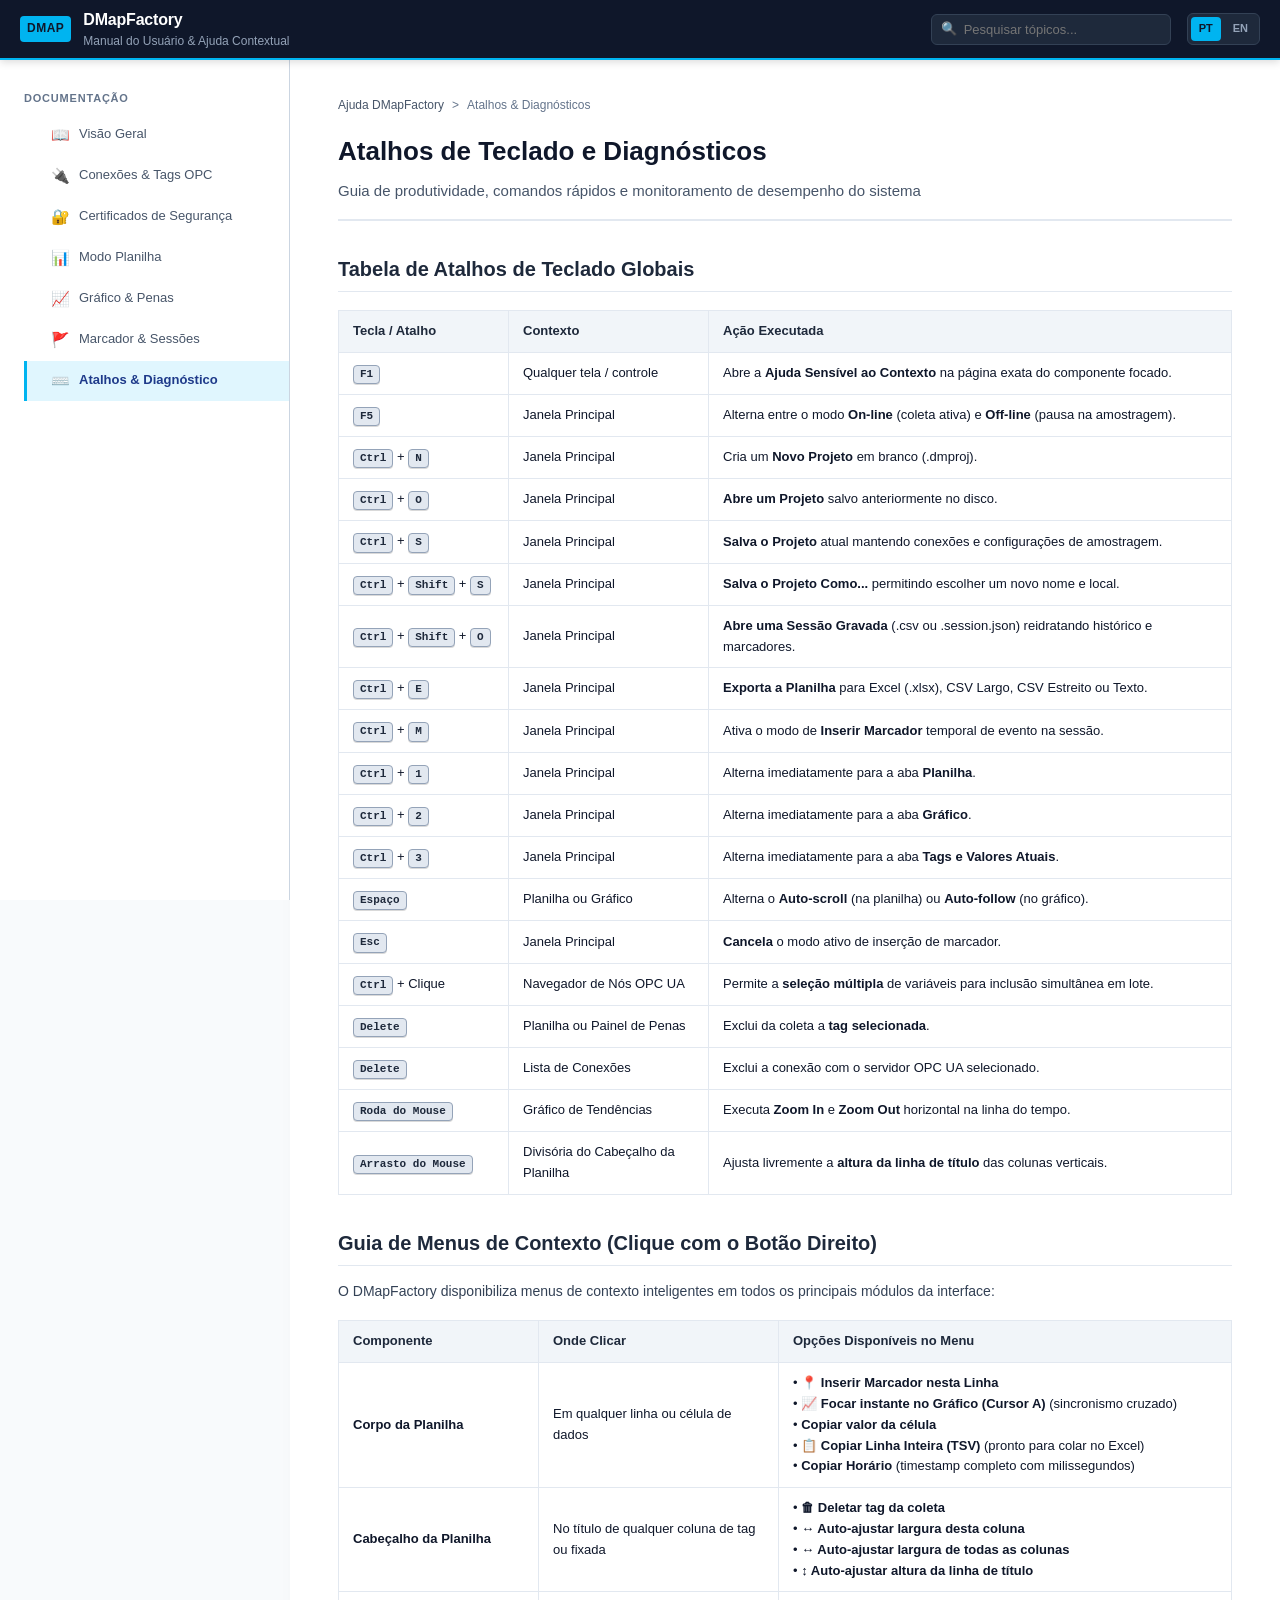
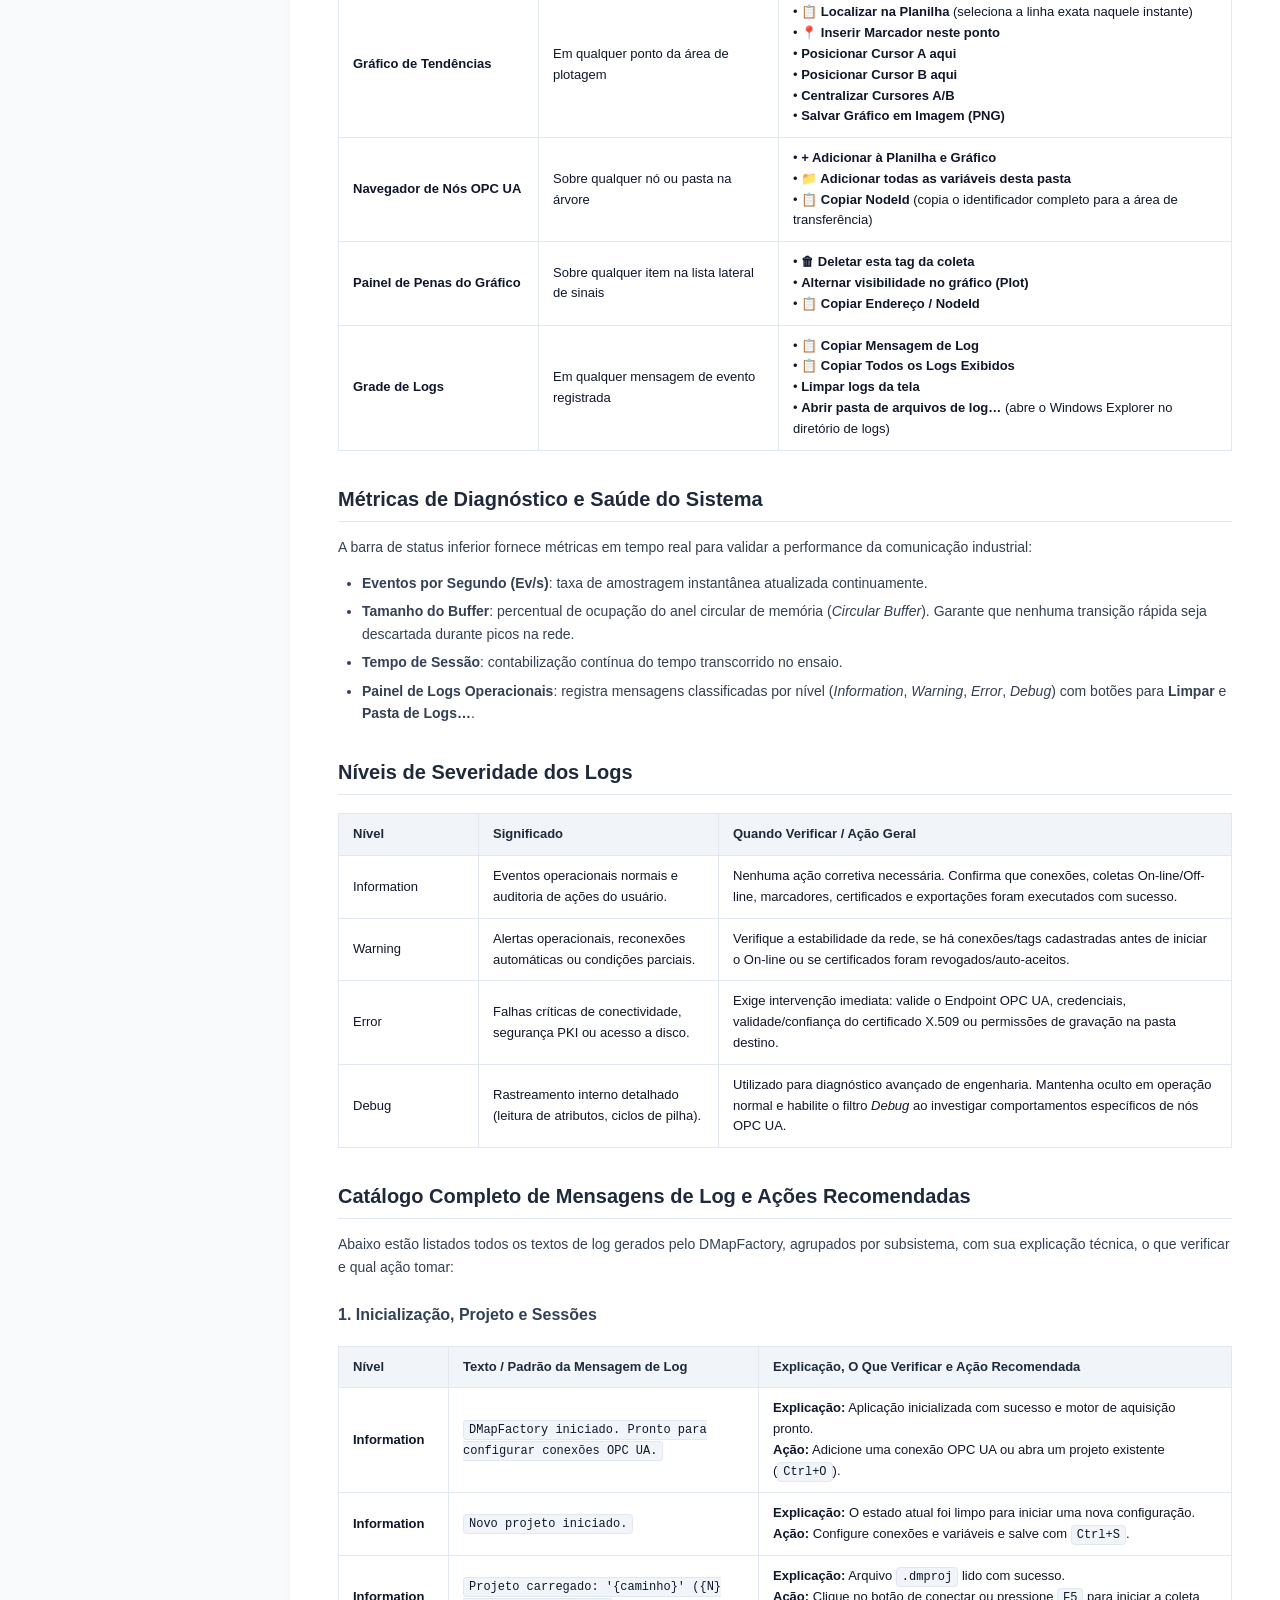
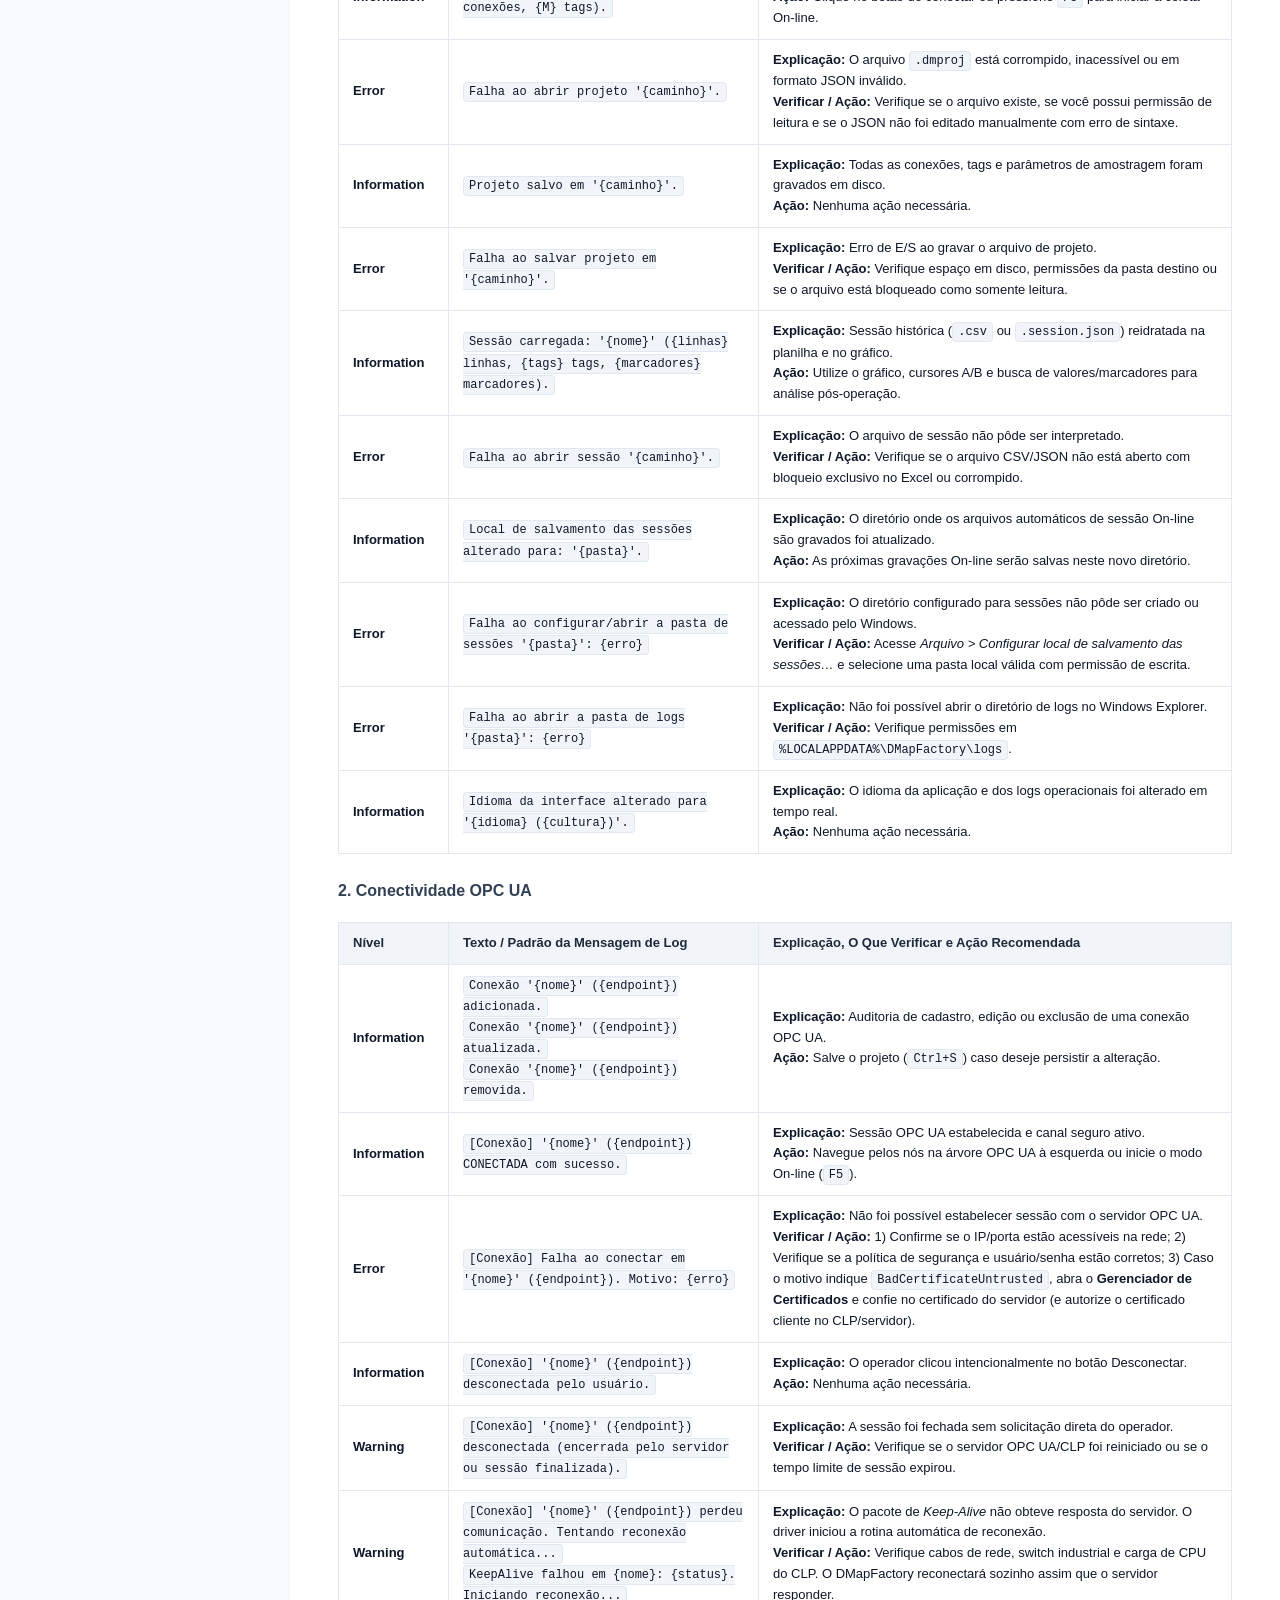
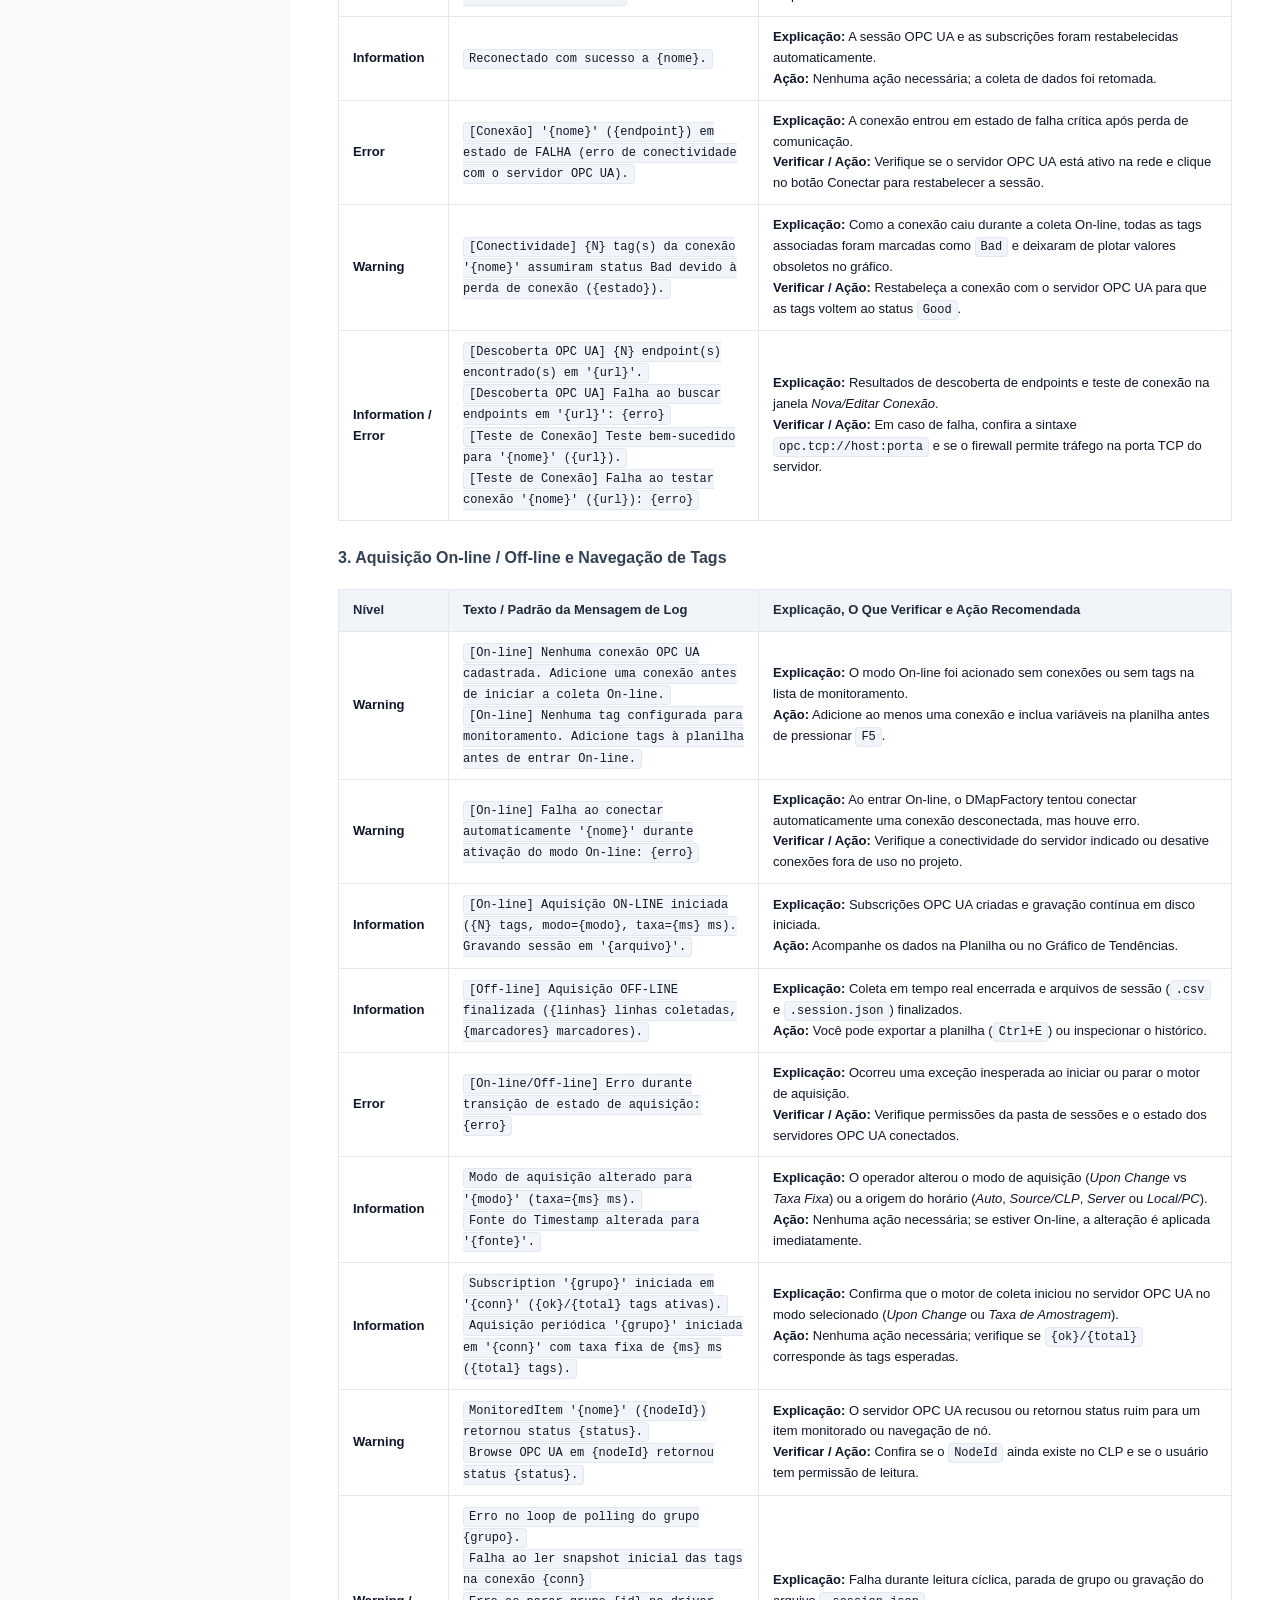
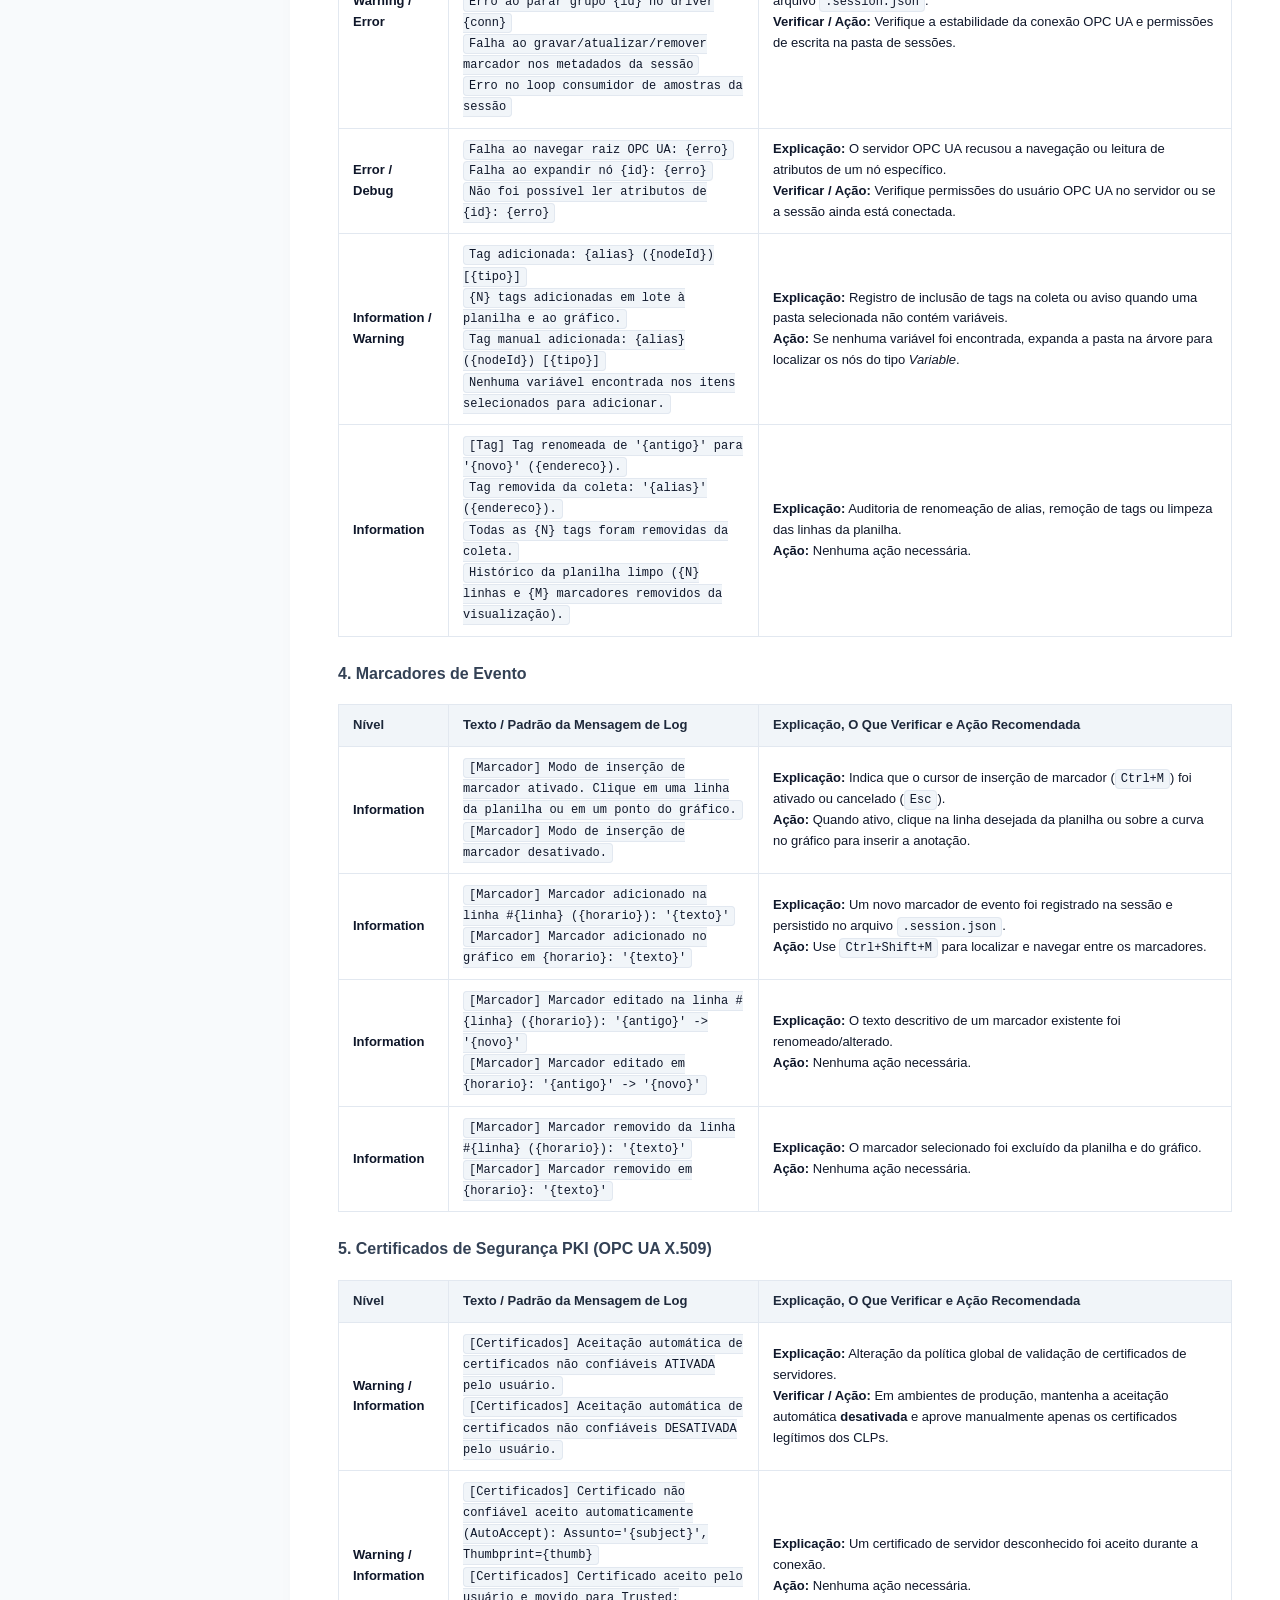
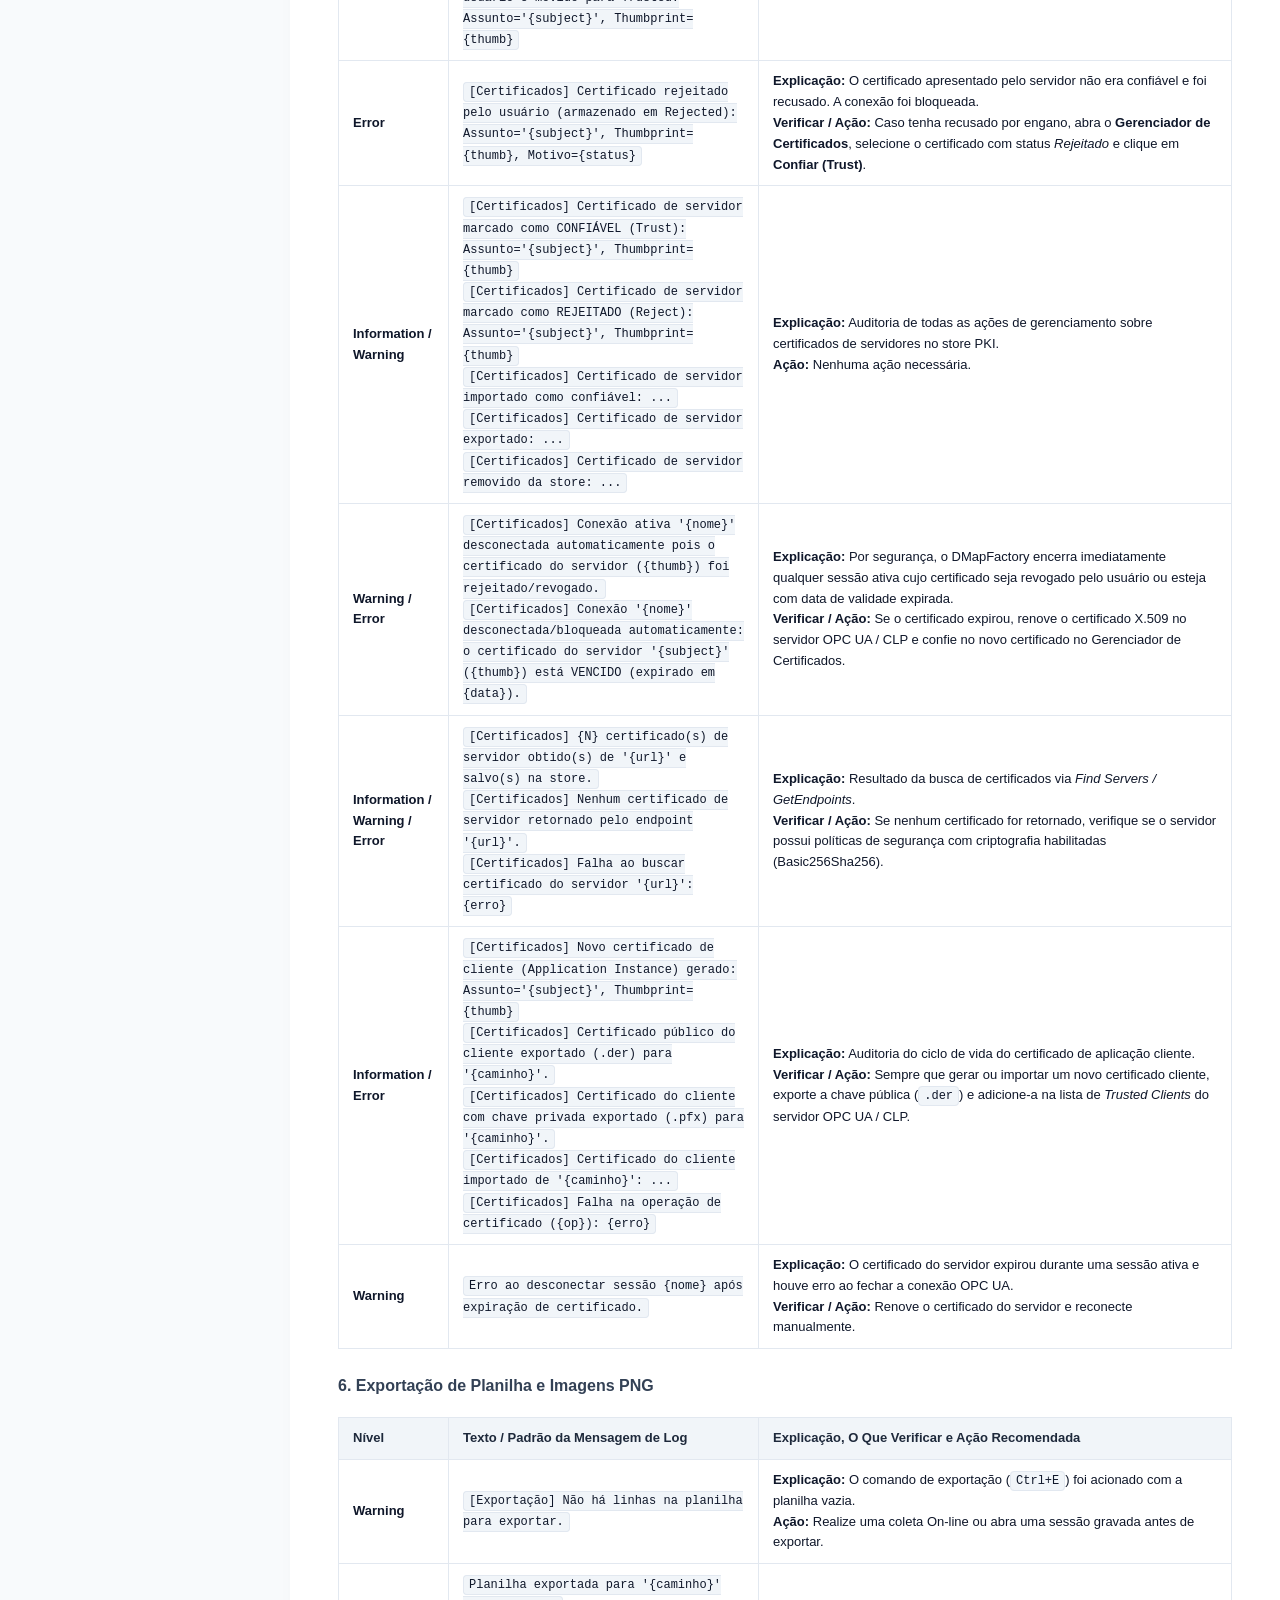
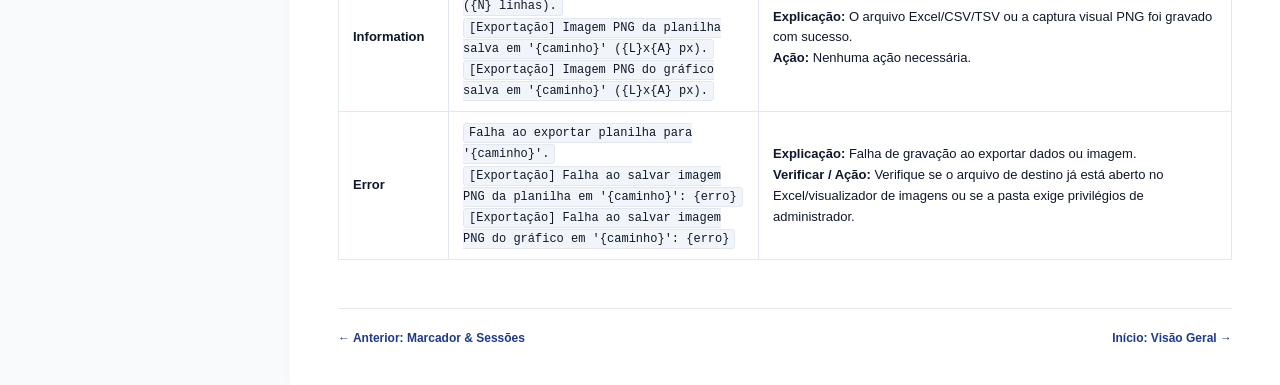
<file: src/DMapFactory.App/Help/pt-BR/atalhos.html>
<!DOCTYPE html>
<html lang="pt-BR">
<head>
  <meta charset="UTF-8">
  <meta name="viewport" content="width=device-width, initial-scale=1.0">
  <title>Atalhos de Teclado e Diagnósticos - DMapFactory Help</title>
  <link rel="stylesheet" href="../assets/css/help.css">
  <script defer src="../assets/js/help.js"></script>
</head>
<body>

  <!-- Topbar -->
  <header class="topbar">
    <a href="index.html" class="brand">
      <span class="brand-badge">DMAP</span>
      <div>
        <div class="brand-title">DMapFactory</div>
        <div class="brand-subtitle">Manual do Usuário &amp; Ajuda Contextual</div>
      </div>
    </a>
    <div class="topbar-actions">
      <div class="search-box">
        <span class="search-icon">🔍</span>
        <input type="text" class="search-input" placeholder="Pesquisar tópicos..." />
      </div>
      <div class="lang-switch">
        <a href="#" class="lang-btn active" data-lang="pt-BR">PT</a>
        <a href="#" class="lang-btn" data-lang="en-US">EN</a>
      </div>
    </div>
  </header>

  <!-- Layout Container -->
  <div class="layout-container">
    
    <!-- Sidebar Navigation -->
    <nav class="sidebar">
      <div class="sidebar-heading">Documentação</div>
      <ul class="nav-list">
        <li class="nav-item">
          <a href="index.html" class="nav-link">
            <span class="nav-icon">📖</span> Visão Geral
          </a>
        </li>
        <li class="nav-item">
          <a href="conexao-opc.html" class="nav-link">
            <span class="nav-icon">🔌</span> Conexões &amp; Tags OPC
          </a>
        </li>
        <li class="nav-item">
          <a href="certificados.html" class="nav-link">
            <span class="nav-icon">🔐</span> Certificados de Segurança
          </a>
        </li>
        <li class="nav-item">
          <a href="planilha.html" class="nav-link">
            <span class="nav-icon">📊</span> Modo Planilha
          </a>
        </li>
        <li class="nav-item">
          <a href="grafico.html" class="nav-link">
            <span class="nav-icon">📈</span> Gráfico &amp; Penas
          </a>
        </li>
        <li class="nav-item">
          <a href="marcador.html" class="nav-link">
            <span class="nav-icon">🚩</span> Marcador &amp; Sessões
          </a>
        </li>
        <li class="nav-item">
          <a href="atalhos.html" class="nav-link active">
            <span class="nav-icon">⌨️</span> Atalhos &amp; Diagnóstico
          </a>
        </li>
      </ul>
    </nav>

    <!-- Content Area -->
    <main class="content-wrapper">
      <div class="breadcrumb">
        <a href="index.html">Ajuda DMapFactory</a> &gt; <span>Atalhos &amp; Diagnósticos</span>
      </div>

      <header class="topic-header">
        <h1>Atalhos de Teclado e Diagnósticos</h1>
        <div class="topic-subtitle">Guia de produtividade, comandos rápidos e monitoramento de desempenho do sistema</div>
      </header>

      <section>
        <h2>Tabela de Atalhos de Teclado Globais</h2>
        <table class="help-table">
          <thead>
            <tr>
              <th style="width: 170px;">Tecla / Atalho</th>
              <th style="width: 200px;">Contexto</th>
              <th>Ação Executada</th>
            </tr>
          </thead>
          <tbody>
            <tr>
              <td><kbd>F1</kbd></td>
              <td>Qualquer tela / controle</td>
              <td>Abre a <strong>Ajuda Sensível ao Contexto</strong> na página exata do componente focado.</td>
            </tr>
            <tr>
              <td><kbd>F5</kbd></td>
              <td>Janela Principal</td>
              <td>Alterna entre o modo <strong>On-line</strong> (coleta ativa) e <strong>Off-line</strong> (pausa na amostragem).</td>
            </tr>
            <tr>
              <td><kbd>Ctrl</kbd> + <kbd>N</kbd></td>
              <td>Janela Principal</td>
              <td>Cria um <strong>Novo Projeto</strong> em branco (.dmproj).</td>
            </tr>
            <tr>
              <td><kbd>Ctrl</kbd> + <kbd>O</kbd></td>
              <td>Janela Principal</td>
              <td><strong>Abre um Projeto</strong> salvo anteriormente no disco.</td>
            </tr>
            <tr>
              <td><kbd>Ctrl</kbd> + <kbd>S</kbd></td>
              <td>Janela Principal</td>
              <td><strong>Salva o Projeto</strong> atual mantendo conexões e configurações de amostragem.</td>
            </tr>
            <tr>
              <td><kbd>Ctrl</kbd> + <kbd>Shift</kbd> + <kbd>S</kbd></td>
              <td>Janela Principal</td>
              <td><strong>Salva o Projeto Como...</strong> permitindo escolher um novo nome e local.</td>
            </tr>
            <tr>
              <td><kbd>Ctrl</kbd> + <kbd>Shift</kbd> + <kbd>O</kbd></td>
              <td>Janela Principal</td>
              <td><strong>Abre uma Sessão Gravada</strong> (.csv ou .session.json) reidratando histórico e marcadores.</td>
            </tr>
            <tr>
              <td><kbd>Ctrl</kbd> + <kbd>E</kbd></td>
              <td>Janela Principal</td>
              <td><strong>Exporta a Planilha</strong> para Excel (.xlsx), CSV Largo, CSV Estreito ou Texto.</td>
            </tr>
            <tr>
              <td><kbd>Ctrl</kbd> + <kbd>M</kbd></td>
              <td>Janela Principal</td>
              <td>Ativa o modo de <strong>Inserir Marcador</strong> temporal de evento na sessão.</td>
            </tr>
            <tr>
              <td><kbd>Ctrl</kbd> + <kbd>1</kbd></td>
              <td>Janela Principal</td>
              <td>Alterna imediatamente para a aba <strong>Planilha</strong>.</td>
            </tr>
            <tr>
              <td><kbd>Ctrl</kbd> + <kbd>2</kbd></td>
              <td>Janela Principal</td>
              <td>Alterna imediatamente para a aba <strong>Gráfico</strong>.</td>
            </tr>
            <tr>
              <td><kbd>Ctrl</kbd> + <kbd>3</kbd></td>
              <td>Janela Principal</td>
              <td>Alterna imediatamente para a aba <strong>Tags e Valores Atuais</strong>.</td>
            </tr>
            <tr>
              <td><kbd>Espaço</kbd></td>
              <td>Planilha ou Gráfico</td>
              <td>Alterna o <strong>Auto-scroll</strong> (na planilha) ou <strong>Auto-follow</strong> (no gráfico).</td>
            </tr>
            <tr>
              <td><kbd>Esc</kbd></td>
              <td>Janela Principal</td>
              <td><strong>Cancela</strong> o modo ativo de inserção de marcador.</td>
            </tr>
            <tr>
              <td><kbd>Ctrl</kbd> + Clique</td>
              <td>Navegador de Nós OPC UA</td>
              <td>Permite a <strong>seleção múltipla</strong> de variáveis para inclusão simultânea em lote.</td>
            </tr>
            <tr>
              <td><kbd>Delete</kbd></td>
              <td>Planilha ou Painel de Penas</td>
              <td>Exclui da coleta a <strong>tag selecionada</strong>.</td>
            </tr>
            <tr>
              <td><kbd>Delete</kbd></td>
              <td>Lista de Conexões</td>
              <td>Exclui a conexão com o servidor OPC UA selecionado.</td>
            </tr>
            <tr>
              <td><kbd>Roda do Mouse</kbd></td>
              <td>Gráfico de Tendências</td>
              <td>Executa <strong>Zoom In</strong> e <strong>Zoom Out</strong> horizontal na linha do tempo.</td>
            </tr>
            <tr>
              <td><kbd>Arrasto do Mouse</kbd></td>
              <td>Divisória do Cabeçalho da Planilha</td>
              <td>Ajusta livremente a <strong>altura da linha de título</strong> das colunas verticais.</td>
            </tr>
          </tbody>
        </table>

        <h2>Guia de Menus de Contexto (Clique com o Botão Direito)</h2>
        <p>O DMapFactory disponibiliza menus de contexto inteligentes em todos os principais módulos da interface:</p>
        <table class="help-table">
          <thead>
            <tr>
              <th style="width: 200px;">Componente</th>
              <th style="width: 240px;">Onde Clicar</th>
              <th>Opções Disponíveis no Menu</th>
            </tr>
          </thead>
          <tbody>
            <tr>
              <td><strong>Corpo da Planilha</strong></td>
              <td>Em qualquer linha ou célula de dados</td>
              <td>
                • <strong>📍 Inserir Marcador nesta Linha</strong><br>
                • <strong>📈 Focar instante no Gráfico (Cursor A)</strong> (sincronismo cruzado)<br>
                • <strong>Copiar valor da célula</strong><br>
                • <strong>📋 Copiar Linha Inteira (TSV)</strong> (pronto para colar no Excel)<br>
                • <strong>Copiar Horário</strong> (timestamp completo com milissegundos)
              </td>
            </tr>
            <tr>
              <td><strong>Cabeçalho da Planilha</strong></td>
              <td>No título de qualquer coluna de tag ou fixada</td>
              <td>
                • <strong>🗑 Deletar tag da coleta</strong><br>
                • <strong>↔ Auto-ajustar largura desta coluna</strong><br>
                • <strong>↔ Auto-ajustar largura de todas as colunas</strong><br>
                • <strong>↕ Auto-ajustar altura da linha de título</strong>
              </td>
            </tr>
            <tr>
              <td><strong>Gráfico de Tendências</strong></td>
              <td>Em qualquer ponto da área de plotagem</td>
              <td>
                • <strong>📋 Localizar na Planilha</strong> (seleciona a linha exata naquele instante)<br>
                • <strong>📍 Inserir Marcador neste ponto</strong><br>
                • <strong>Posicionar Cursor A aqui</strong><br>
                • <strong>Posicionar Cursor B aqui</strong><br>
                • <strong>Centralizar Cursores A/B</strong><br>
                • <strong>Salvar Gráfico em Imagem (PNG)</strong>
              </td>
            </tr>
            <tr>
              <td><strong>Navegador de Nós OPC UA</strong></td>
              <td>Sobre qualquer nó ou pasta na árvore</td>
              <td>
                • <strong>+ Adicionar à Planilha e Gráfico</strong><br>
                • <strong>📁 Adicionar todas as variáveis desta pasta</strong><br>
                • <strong>📋 Copiar NodeId</strong> (copia o identificador completo para a área de transferência)
              </td>
            </tr>
            <tr>
              <td><strong>Painel de Penas do Gráfico</strong></td>
              <td>Sobre qualquer item na lista lateral de sinais</td>
              <td>
                • <strong>🗑 Deletar esta tag da coleta</strong><br>
                • <strong>Alternar visibilidade no gráfico (Plot)</strong><br>
                • <strong>📋 Copiar Endereço / NodeId</strong>
              </td>
            </tr>
            <tr>
              <td><strong>Grade de Logs</strong></td>
              <td>Em qualquer mensagem de evento registrada</td>
              <td>
                • <strong>📋 Copiar Mensagem de Log</strong><br>
                • <strong>📋 Copiar Todos os Logs Exibidos</strong><br>
                • <strong>Limpar logs da tela</strong><br>
                • <strong>Abrir pasta de arquivos de log…</strong> (abre o Windows Explorer no diretório de logs)
              </td>
            </tr>
          </tbody>
        </table>

        <h2 id="diagnosticos">Métricas de Diagnóstico e Saúde do Sistema</h2>
        <p>A barra de status inferior fornece métricas em tempo real para validar a performance da comunicação industrial:</p>
        <ul>
          <li><strong>Eventos por Segundo (Ev/s)</strong>: taxa de amostragem instantânea atualizada continuamente.</li>
          <li><strong>Tamanho do Buffer</strong>: percentual de ocupação do anel circular de memória (<em>Circular Buffer</em>). Garante que nenhuma transição rápida seja descartada durante picos na rede.</li>
          <li><strong>Tempo de Sessão</strong>: contabilização contínua do tempo transcorrido no ensaio.</li>
          <li><strong>Painel de Logs Operacionais</strong>: registra mensagens classificadas por nível (<em>Information</em>, <em>Warning</em>, <em>Error</em>, <em>Debug</em>) com botões para <strong>Limpar</strong> e <strong>Pasta de Logs…</strong>.</li>
        </ul>

        <h2>Níveis de Severidade dos Logs</h2>
        <table class="help-table">
          <thead>
            <tr>
              <th style="width: 140px;">Nível</th>
              <th style="width: 240px;">Significado</th>
              <th>Quando Verificar / Ação Geral</th>
            </tr>
          </thead>
          <tbody>
            <tr>
              <td><span class="badge badge-success">Information</span></td>
              <td>Eventos operacionais normais e auditoria de ações do usuário.</td>
              <td>Nenhuma ação corretiva necessária. Confirma que conexões, coletas On-line/Off-line, marcadores, certificados e exportações foram executados com sucesso.</td>
            </tr>
            <tr>
              <td><span class="badge badge-warn">Warning</span></td>
              <td>Alertas operacionais, reconexões automáticas ou condições parciais.</td>
              <td>Verifique a estabilidade da rede, se há conexões/tags cadastradas antes de iniciar o On-line ou se certificados foram revogados/auto-aceitos.</td>
            </tr>
            <tr>
              <td><span class="badge badge-danger">Error</span></td>
              <td>Falhas críticas de conectividade, segurança PKI ou acesso a disco.</td>
              <td>Exige intervenção imediata: valide o Endpoint OPC UA, credenciais, validade/confiança do certificado X.509 ou permissões de gravação na pasta destino.</td>
            </tr>
            <tr>
              <td><span class="badge badge-info">Debug</span></td>
              <td>Rastreamento interno detalhado (leitura de atributos, ciclos de pilha).</td>
              <td>Utilizado para diagnóstico avançado de engenharia. Mantenha oculto em operação normal e habilite o filtro <em>Debug</em> ao investigar comportamentos específicos de nós OPC UA.</td>
            </tr>
          </tbody>
        </table>

        <h2>Catálogo Completo de Mensagens de Log e Ações Recomendadas</h2>
        <p>Abaixo estão listados todos os textos de log gerados pelo DMapFactory, agrupados por subsistema, com sua explicação técnica, o que verificar e qual ação tomar:</p>

        <h3>1. Inicialização, Projeto e Sessões</h3>
        <table class="help-table">
          <thead>
            <tr>
              <th style="width: 110px;">Nível</th>
              <th style="width: 310px;">Texto / Padrão da Mensagem de Log</th>
              <th>Explicação, O Que Verificar e Ação Recomendada</th>
            </tr>
          </thead>
          <tbody>
            <tr>
              <td><strong>Information</strong></td>
              <td><code>DMapFactory iniciado. Pronto para configurar conexões OPC UA.</code></td>
              <td><strong>Explicação:</strong> Aplicação inicializada com sucesso e motor de aquisição pronto.<br><strong>Ação:</strong> Adicione uma conexão OPC UA ou abra um projeto existente (<code>Ctrl+O</code>).</td>
            </tr>
            <tr>
              <td><strong>Information</strong></td>
              <td><code>Novo projeto iniciado.</code></td>
              <td><strong>Explicação:</strong> O estado atual foi limpo para iniciar uma nova configuração.<br><strong>Ação:</strong> Configure conexões e variáveis e salve com <code>Ctrl+S</code>.</td>
            </tr>
            <tr>
              <td><strong>Information</strong></td>
              <td><code>Projeto carregado: '{caminho}' ({N} conexões, {M} tags).</code></td>
              <td><strong>Explicação:</strong> Arquivo <code>.dmproj</code> lido com sucesso.<br><strong>Ação:</strong> Clique no botão de conectar ou pressione <code>F5</code> para iniciar a coleta On-line.</td>
            </tr>
            <tr>
              <td><strong>Error</strong></td>
              <td><code>Falha ao abrir projeto '{caminho}'.</code></td>
              <td><strong>Explicação:</strong> O arquivo <code>.dmproj</code> está corrompido, inacessível ou em formato JSON inválido.<br><strong>Verificar / Ação:</strong> Verifique se o arquivo existe, se você possui permissão de leitura e se o JSON não foi editado manualmente com erro de sintaxe.</td>
            </tr>
            <tr>
              <td><strong>Information</strong></td>
              <td><code>Projeto salvo em '{caminho}'.</code></td>
              <td><strong>Explicação:</strong> Todas as conexões, tags e parâmetros de amostragem foram gravados em disco.<br><strong>Ação:</strong> Nenhuma ação necessária.</td>
            </tr>
            <tr>
              <td><strong>Error</strong></td>
              <td><code>Falha ao salvar projeto em '{caminho}'.</code></td>
              <td><strong>Explicação:</strong> Erro de E/S ao gravar o arquivo de projeto.<br><strong>Verificar / Ação:</strong> Verifique espaço em disco, permissões da pasta destino ou se o arquivo está bloqueado como somente leitura.</td>
            </tr>
            <tr>
              <td><strong>Information</strong></td>
              <td><code>Sessão carregada: '{nome}' ({linhas} linhas, {tags} tags, {marcadores} marcadores).</code></td>
              <td><strong>Explicação:</strong> Sessão histórica (<code>.csv</code> ou <code>.session.json</code>) reidratada na planilha e no gráfico.<br><strong>Ação:</strong> Utilize o gráfico, cursores A/B e busca de valores/marcadores para análise pós-operação.</td>
            </tr>
            <tr>
              <td><strong>Error</strong></td>
              <td><code>Falha ao abrir sessão '{caminho}'.</code></td>
              <td><strong>Explicação:</strong> O arquivo de sessão não pôde ser interpretado.<br><strong>Verificar / Ação:</strong> Verifique se o arquivo CSV/JSON não está aberto com bloqueio exclusivo no Excel ou corrompido.</td>
            </tr>
            <tr>
              <td><strong>Information</strong></td>
              <td><code>Local de salvamento das sessões alterado para: '{pasta}'.</code></td>
              <td><strong>Explicação:</strong> O diretório onde os arquivos automáticos de sessão On-line são gravados foi atualizado.<br><strong>Ação:</strong> As próximas gravações On-line serão salvas neste novo diretório.</td>
            </tr>
            <tr>
              <td><strong>Error</strong></td>
              <td><code>Falha ao configurar/abrir a pasta de sessões '{pasta}': {erro}</code></td>
              <td><strong>Explicação:</strong> O diretório configurado para sessões não pôde ser criado ou acessado pelo Windows.<br><strong>Verificar / Ação:</strong> Acesse <em>Arquivo &gt; Configurar local de salvamento das sessões…</em> e selecione uma pasta local válida com permissão de escrita.</td>
            </tr>
            <tr>
              <td><strong>Error</strong></td>
              <td><code>Falha ao abrir a pasta de logs '{pasta}': {erro}</code></td>
              <td><strong>Explicação:</strong> Não foi possível abrir o diretório de logs no Windows Explorer.<br><strong>Verificar / Ação:</strong> Verifique permissões em <code>%LOCALAPPDATA%\DMapFactory\logs</code>.</td>
            </tr>
            <tr>
              <td><strong>Information</strong></td>
              <td><code>Idioma da interface alterado para '{idioma} ({cultura})'.</code></td>
              <td><strong>Explicação:</strong> O idioma da aplicação e dos logs operacionais foi alterado em tempo real.<br><strong>Ação:</strong> Nenhuma ação necessária.</td>
            </tr>
          </tbody>
        </table>

        <h3>2. Conectividade OPC UA</h3>
        <table class="help-table">
          <thead>
            <tr>
              <th style="width: 110px;">Nível</th>
              <th style="width: 310px;">Texto / Padrão da Mensagem de Log</th>
              <th>Explicação, O Que Verificar e Ação Recomendada</th>
            </tr>
          </thead>
          <tbody>
            <tr>
              <td><strong>Information</strong></td>
              <td><code>Conexão '{nome}' ({endpoint}) adicionada.</code><br><code>Conexão '{nome}' ({endpoint}) atualizada.</code><br><code>Conexão '{nome}' ({endpoint}) removida.</code></td>
              <td><strong>Explicação:</strong> Auditoria de cadastro, edição ou exclusão de uma conexão OPC UA.<br><strong>Ação:</strong> Salve o projeto (<code>Ctrl+S</code>) caso deseje persistir a alteração.</td>
            </tr>
            <tr>
              <td><strong>Information</strong></td>
              <td><code>[Conexão] '{nome}' ({endpoint}) CONECTADA com sucesso.</code></td>
              <td><strong>Explicação:</strong> Sessão OPC UA estabelecida e canal seguro ativo.<br><strong>Ação:</strong> Navegue pelos nós na árvore OPC UA à esquerda ou inicie o modo On-line (<code>F5</code>).</td>
            </tr>
            <tr>
              <td><strong>Error</strong></td>
              <td><code>[Conexão] Falha ao conectar em '{nome}' ({endpoint}). Motivo: {erro}</code></td>
              <td><strong>Explicação:</strong> Não foi possível estabelecer sessão com o servidor OPC UA.<br><strong>Verificar / Ação:</strong> 1) Confirme se o IP/porta estão acessíveis na rede; 2) Verifique se a política de segurança e usuário/senha estão corretos; 3) Caso o motivo indique <code>BadCertificateUntrusted</code>, abra o <strong>Gerenciador de Certificados</strong> e confie no certificado do servidor (e autorize o certificado cliente no CLP/servidor).</td>
            </tr>
            <tr>
              <td><strong>Information</strong></td>
              <td><code>[Conexão] '{nome}' ({endpoint}) desconectada pelo usuário.</code></td>
              <td><strong>Explicação:</strong> O operador clicou intencionalmente no botão Desconectar.<br><strong>Ação:</strong> Nenhuma ação necessária.</td>
            </tr>
            <tr>
              <td><strong>Warning</strong></td>
              <td><code>[Conexão] '{nome}' ({endpoint}) desconectada (encerrada pelo servidor ou sessão finalizada).</code></td>
              <td><strong>Explicação:</strong> A sessão foi fechada sem solicitação direta do operador.<br><strong>Verificar / Ação:</strong> Verifique se o servidor OPC UA/CLP foi reiniciado ou se o tempo limite de sessão expirou.</td>
            </tr>
            <tr>
              <td><strong>Warning</strong></td>
              <td><code>[Conexão] '{nome}' ({endpoint}) perdeu comunicação. Tentando reconexão automática...</code><br><code>KeepAlive falhou em {nome}: {status}. Iniciando reconexão...</code></td>
              <td><strong>Explicação:</strong> O pacote de <em>Keep-Alive</em> não obteve resposta do servidor. O driver iniciou a rotina automática de reconexão.<br><strong>Verificar / Ação:</strong> Verifique cabos de rede, switch industrial e carga de CPU do CLP. O DMapFactory reconectará sozinho assim que o servidor responder.</td>
            </tr>
            <tr>
              <td><strong>Information</strong></td>
              <td><code>Reconectado com sucesso a {nome}.</code></td>
              <td><strong>Explicação:</strong> A sessão OPC UA e as subscrições foram restabelecidas automaticamente.<br><strong>Ação:</strong> Nenhuma ação necessária; a coleta de dados foi retomada.</td>
            </tr>
            <tr>
              <td><strong>Error</strong></td>
              <td><code>[Conexão] '{nome}' ({endpoint}) em estado de FALHA (erro de conectividade com o servidor OPC UA).</code></td>
              <td><strong>Explicação:</strong> A conexão entrou em estado de falha crítica após perda de comunicação.<br><strong>Verificar / Ação:</strong> Verifique se o servidor OPC UA está ativo na rede e clique no botão Conectar para restabelecer a sessão.</td>
            </tr>
            <tr>
              <td><strong>Warning</strong></td>
              <td><code>[Conectividade] {N} tag(s) da conexão '{nome}' assumiram status Bad devido à perda de conexão ({estado}).</code></td>
              <td><strong>Explicação:</strong> Como a conexão caiu durante a coleta On-line, todas as tags associadas foram marcadas como <code>Bad</code> e deixaram de plotar valores obsoletos no gráfico.<br><strong>Verificar / Ação:</strong> Restabeleça a conexão com o servidor OPC UA para que as tags voltem ao status <code>Good</code>.</td>
            </tr>
            <tr>
              <td><strong>Information / Error</strong></td>
              <td><code>[Descoberta OPC UA] {N} endpoint(s) encontrado(s) em '{url}'.</code><br><code>[Descoberta OPC UA] Falha ao buscar endpoints em '{url}': {erro}</code><br><code>[Teste de Conexão] Teste bem-sucedido para '{nome}' ({url}).</code><br><code>[Teste de Conexão] Falha ao testar conexão '{nome}' ({url}): {erro}</code></td>
              <td><strong>Explicação:</strong> Resultados de descoberta de endpoints e teste de conexão na janela <em>Nova/Editar Conexão</em>.<br><strong>Verificar / Ação:</strong> Em caso de falha, confira a sintaxe <code>opc.tcp://host:porta</code> e se o firewall permite tráfego na porta TCP do servidor.</td>
            </tr>
          </tbody>
        </table>

        <h3>3. Aquisição On-line / Off-line e Navegação de Tags</h3>
        <table class="help-table">
          <thead>
            <tr>
              <th style="width: 110px;">Nível</th>
              <th style="width: 310px;">Texto / Padrão da Mensagem de Log</th>
              <th>Explicação, O Que Verificar e Ação Recomendada</th>
            </tr>
          </thead>
          <tbody>
            <tr>
              <td><strong>Warning</strong></td>
              <td><code>[On-line] Nenhuma conexão OPC UA cadastrada. Adicione uma conexão antes de iniciar a coleta On-line.</code><br><code>[On-line] Nenhuma tag configurada para monitoramento. Adicione tags à planilha antes de entrar On-line.</code></td>
              <td><strong>Explicação:</strong> O modo On-line foi acionado sem conexões ou sem tags na lista de monitoramento.<br><strong>Ação:</strong> Adicione ao menos uma conexão e inclua variáveis na planilha antes de pressionar <code>F5</code>.</td>
            </tr>
            <tr>
              <td><strong>Warning</strong></td>
              <td><code>[On-line] Falha ao conectar automaticamente '{nome}' durante ativação do modo On-line: {erro}</code></td>
              <td><strong>Explicação:</strong> Ao entrar On-line, o DMapFactory tentou conectar automaticamente uma conexão desconectada, mas houve erro.<br><strong>Verificar / Ação:</strong> Verifique a conectividade do servidor indicado ou desative conexões fora de uso no projeto.</td>
            </tr>
            <tr>
              <td><strong>Information</strong></td>
              <td><code>[On-line] Aquisição ON-LINE iniciada ({N} tags, modo={modo}, taxa={ms} ms). Gravando sessão em '{arquivo}'.</code></td>
              <td><strong>Explicação:</strong> Subscrições OPC UA criadas e gravação contínua em disco iniciada.<br><strong>Ação:</strong> Acompanhe os dados na Planilha ou no Gráfico de Tendências.</td>
            </tr>
            <tr>
              <td><strong>Information</strong></td>
              <td><code>[Off-line] Aquisição OFF-LINE finalizada ({linhas} linhas coletadas, {marcadores} marcadores).</code></td>
              <td><strong>Explicação:</strong> Coleta em tempo real encerrada e arquivos de sessão (<code>.csv</code> e <code>.session.json</code>) finalizados.<br><strong>Ação:</strong> Você pode exportar a planilha (<code>Ctrl+E</code>) ou inspecionar o histórico.</td>
            </tr>
            <tr>
              <td><strong>Error</strong></td>
              <td><code>[On-line/Off-line] Erro durante transição de estado de aquisição: {erro}</code></td>
              <td><strong>Explicação:</strong> Ocorreu uma exceção inesperada ao iniciar ou parar o motor de aquisição.<br><strong>Verificar / Ação:</strong> Verifique permissões da pasta de sessões e o estado dos servidores OPC UA conectados.</td>
            </tr>
            <tr>
              <td><strong>Information</strong></td>
              <td><code>Modo de aquisição alterado para '{modo}' (taxa={ms} ms).</code><br><code>Fonte do Timestamp alterada para '{fonte}'.</code></td>
              <td><strong>Explicação:</strong> O operador alterou o modo de aquisição (<em>Upon Change</em> vs <em>Taxa Fixa</em>) ou a origem do horário (<em>Auto</em>, <em>Source/CLP</em>, <em>Server</em> ou <em>Local/PC</em>).<br><strong>Ação:</strong> Nenhuma ação necessária; se estiver On-line, a alteração é aplicada imediatamente.</td>
            </tr>
            <tr>
              <td><strong>Information</strong></td>
              <td><code>Subscription '{grupo}' iniciada em '{conn}' ({ok}/{total} tags ativas).</code><br><code>Aquisição periódica '{grupo}' iniciada em '{conn}' com taxa fixa de {ms} ms ({total} tags).</code></td>
              <td><strong>Explicação:</strong> Confirma que o motor de coleta iniciou no servidor OPC UA no modo selecionado (<em>Upon Change</em> ou <em>Taxa de Amostragem</em>).<br><strong>Ação:</strong> Nenhuma ação necessária; verifique se <code>{ok}/{total}</code> corresponde às tags esperadas.</td>
            </tr>
            <tr>
              <td><strong>Warning</strong></td>
              <td><code>MonitoredItem '{nome}' ({nodeId}) retornou status {status}.</code><br><code>Browse OPC UA em {nodeId} retornou status {status}.</code></td>
              <td><strong>Explicação:</strong> O servidor OPC UA recusou ou retornou status ruim para um item monitorado ou navegação de nó.<br><strong>Verificar / Ação:</strong> Confira se o <code>NodeId</code> ainda existe no CLP e se o usuário tem permissão de leitura.</td>
            </tr>
            <tr>
              <td><strong>Warning / Error</strong></td>
              <td><code>Erro no loop de polling do grupo {grupo}.</code><br><code>Falha ao ler snapshot inicial das tags na conexão {conn}</code><br><code>Erro ao parar grupo {id} no driver {conn}</code><br><code>Falha ao gravar/atualizar/remover marcador nos metadados da sessão</code><br><code>Erro no loop consumidor de amostras da sessão</code></td>
              <td><strong>Explicação:</strong> Falha durante leitura cíclica, parada de grupo ou gravação do arquivo <code>.session.json</code>.<br><strong>Verificar / Ação:</strong> Verifique a estabilidade da conexão OPC UA e permissões de escrita na pasta de sessões.</td>
            </tr>
            <tr>
              <td><strong>Error / Debug</strong></td>
              <td><code>Falha ao navegar raiz OPC UA: {erro}</code><br><code>Falha ao expandir nó {id}: {erro}</code><br><code>Não foi possível ler atributos de {id}: {erro}</code></td>
              <td><strong>Explicação:</strong> O servidor OPC UA recusou a navegação ou leitura de atributos de um nó específico.<br><strong>Verificar / Ação:</strong> Verifique permissões do usuário OPC UA no servidor ou se a sessão ainda está conectada.</td>
            </tr>
            <tr>
              <td><strong>Information / Warning</strong></td>
              <td><code>Tag adicionada: {alias} ({nodeId}) [{tipo}]</code><br><code>{N} tags adicionadas em lote à planilha e ao gráfico.</code><br><code>Tag manual adicionada: {alias} ({nodeId}) [{tipo}]</code><br><code>Nenhuma variável encontrada nos itens selecionados para adicionar.</code></td>
              <td><strong>Explicação:</strong> Registro de inclusão de tags na coleta ou aviso quando uma pasta selecionada não contém variáveis.<br><strong>Ação:</strong> Se nenhuma variável foi encontrada, expanda a pasta na árvore para localizar os nós do tipo <em>Variable</em>.</td>
            </tr>
            <tr>
              <td><strong>Information</strong></td>
              <td><code>[Tag] Tag renomeada de '{antigo}' para '{novo}' ({endereco}).</code><br><code>Tag removida da coleta: '{alias}' ({endereco}).</code><br><code>Todas as {N} tags foram removidas da coleta.</code><br><code>Histórico da planilha limpo ({N} linhas e {M} marcadores removidos da visualização).</code></td>
              <td><strong>Explicação:</strong> Auditoria de renomeação de alias, remoção de tags ou limpeza das linhas da planilha.<br><strong>Ação:</strong> Nenhuma ação necessária.</td>
            </tr>
          </tbody>
        </table>

        <h3>4. Marcadores de Evento</h3>
        <table class="help-table">
          <thead>
            <tr>
              <th style="width: 110px;">Nível</th>
              <th style="width: 310px;">Texto / Padrão da Mensagem de Log</th>
              <th>Explicação, O Que Verificar e Ação Recomendada</th>
            </tr>
          </thead>
          <tbody>
            <tr>
              <td><strong>Information</strong></td>
              <td><code>[Marcador] Modo de inserção de marcador ativado. Clique em uma linha da planilha ou em um ponto do gráfico.</code><br><code>[Marcador] Modo de inserção de marcador desativado.</code></td>
              <td><strong>Explicação:</strong> Indica que o cursor de inserção de marcador (<code>Ctrl+M</code>) foi ativado ou cancelado (<code>Esc</code>).<br><strong>Ação:</strong> Quando ativo, clique na linha desejada da planilha ou sobre a curva no gráfico para inserir a anotação.</td>
            </tr>
            <tr>
              <td><strong>Information</strong></td>
              <td><code>[Marcador] Marcador adicionado na linha #{linha} ({horario}): '{texto}'</code><br><code>[Marcador] Marcador adicionado no gráfico em {horario}: '{texto}'</code></td>
              <td><strong>Explicação:</strong> Um novo marcador de evento foi registrado na sessão e persistido no arquivo <code>.session.json</code>.<br><strong>Ação:</strong> Use <code>Ctrl+Shift+M</code> para localizar e navegar entre os marcadores.</td>
            </tr>
            <tr>
              <td><strong>Information</strong></td>
              <td><code>[Marcador] Marcador editado na linha #{linha} ({horario}): '{antigo}' -> '{novo}'</code><br><code>[Marcador] Marcador editado em {horario}: '{antigo}' -> '{novo}'</code></td>
              <td><strong>Explicação:</strong> O texto descritivo de um marcador existente foi renomeado/alterado.<br><strong>Ação:</strong> Nenhuma ação necessária.</td>
            </tr>
            <tr>
              <td><strong>Information</strong></td>
              <td><code>[Marcador] Marcador removido da linha #{linha} ({horario}): '{texto}'</code><br><code>[Marcador] Marcador removido em {horario}: '{texto}'</code></td>
              <td><strong>Explicação:</strong> O marcador selecionado foi excluído da planilha e do gráfico.<br><strong>Ação:</strong> Nenhuma ação necessária.</td>
            </tr>
          </tbody>
        </table>

        <h3>5. Certificados de Segurança PKI (OPC UA X.509)</h3>
        <table class="help-table">
          <thead>
            <tr>
              <th style="width: 110px;">Nível</th>
              <th style="width: 310px;">Texto / Padrão da Mensagem de Log</th>
              <th>Explicação, O Que Verificar e Ação Recomendada</th>
            </tr>
          </thead>
          <tbody>
            <tr>
              <td><strong>Warning / Information</strong></td>
              <td><code>[Certificados] Aceitação automática de certificados não confiáveis ATIVADA pelo usuário.</code><br><code>[Certificados] Aceitação automática de certificados não confiáveis DESATIVADA pelo usuário.</code></td>
              <td><strong>Explicação:</strong> Alteração da política global de validação de certificados de servidores.<br><strong>Verificar / Ação:</strong> Em ambientes de produção, mantenha a aceitação automática <strong>desativada</strong> e aprove manualmente apenas os certificados legítimos dos CLPs.</td>
            </tr>
            <tr>
              <td><strong>Warning / Information</strong></td>
              <td><code>[Certificados] Certificado não confiável aceito automaticamente (AutoAccept): Assunto='{subject}', Thumbprint={thumb}</code><br><code>[Certificados] Certificado aceito pelo usuário e movido para Trusted: Assunto='{subject}', Thumbprint={thumb}</code></td>
              <td><strong>Explicação:</strong> Um certificado de servidor desconhecido foi aceito durante a conexão.<br><strong>Ação:</strong> Nenhuma ação necessária.</td>
            </tr>
            <tr>
              <td><strong>Error</strong></td>
              <td><code>[Certificados] Certificado rejeitado pelo usuário (armazenado em Rejected): Assunto='{subject}', Thumbprint={thumb}, Motivo={status}</code></td>
              <td><strong>Explicação:</strong> O certificado apresentado pelo servidor não era confiável e foi recusado. A conexão foi bloqueada.<br><strong>Verificar / Ação:</strong> Caso tenha recusado por engano, abra o <strong>Gerenciador de Certificados</strong>, selecione o certificado com status <em>Rejeitado</em> e clique em <strong>Confiar (Trust)</strong>.</td>
            </tr>
            <tr>
              <td><strong>Information / Warning</strong></td>
              <td><code>[Certificados] Certificado de servidor marcado como CONFIÁVEL (Trust): Assunto='{subject}', Thumbprint={thumb}</code><br><code>[Certificados] Certificado de servidor marcado como REJEITADO (Reject): Assunto='{subject}', Thumbprint={thumb}</code><br><code>[Certificados] Certificado de servidor importado como confiável: ...</code><br><code>[Certificados] Certificado de servidor exportado: ...</code><br><code>[Certificados] Certificado de servidor removido da store: ...</code></td>
              <td><strong>Explicação:</strong> Auditoria de todas as ações de gerenciamento sobre certificados de servidores no store PKI.<br><strong>Ação:</strong> Nenhuma ação necessária.</td>
            </tr>
            <tr>
              <td><strong>Warning / Error</strong></td>
              <td><code>[Certificados] Conexão ativa '{nome}' desconectada automaticamente pois o certificado do servidor ({thumb}) foi rejeitado/revogado.</code><br><code>[Certificados] Conexão '{nome}' desconectada/bloqueada automaticamente: o certificado do servidor '{subject}' ({thumb}) está VENCIDO (expirado em {data}).</code></td>
              <td><strong>Explicação:</strong> Por segurança, o DMapFactory encerra imediatamente qualquer sessão ativa cujo certificado seja revogado pelo usuário ou esteja com data de validade expirada.<br><strong>Verificar / Ação:</strong> Se o certificado expirou, renove o certificado X.509 no servidor OPC UA / CLP e confie no novo certificado no Gerenciador de Certificados.</td>
            </tr>
            <tr>
              <td><strong>Information / Warning / Error</strong></td>
              <td><code>[Certificados] {N} certificado(s) de servidor obtido(s) de '{url}' e salvo(s) na store.</code><br><code>[Certificados] Nenhum certificado de servidor retornado pelo endpoint '{url}'.</code><br><code>[Certificados] Falha ao buscar certificado do servidor '{url}': {erro}</code></td>
              <td><strong>Explicação:</strong> Resultado da busca de certificados via <em>Find Servers / GetEndpoints</em>.<br><strong>Verificar / Ação:</strong> Se nenhum certificado for retornado, verifique se o servidor possui políticas de segurança com criptografia habilitadas (Basic256Sha256).</td>
            </tr>
            <tr>
              <td><strong>Information / Error</strong></td>
              <td><code>[Certificados] Novo certificado de cliente (Application Instance) gerado: Assunto='{subject}', Thumbprint={thumb}</code><br><code>[Certificados] Certificado público do cliente exportado (.der) para '{caminho}'.</code><br><code>[Certificados] Certificado do cliente com chave privada exportado (.pfx) para '{caminho}'.</code><br><code>[Certificados] Certificado do cliente importado de '{caminho}': ...</code><br><code>[Certificados] Falha na operação de certificado ({op}): {erro}</code></td>
              <td><strong>Explicação:</strong> Auditoria do ciclo de vida do certificado de aplicação cliente.<br><strong>Verificar / Ação:</strong> Sempre que gerar ou importar um novo certificado cliente, exporte a chave pública (<code>.der</code>) e adicione-a na lista de <em>Trusted Clients</em> do servidor OPC UA / CLP.</td>
            </tr>
            <tr>
              <td><strong>Warning</strong></td>
              <td><code>Erro ao desconectar sessão {nome} após expiração de certificado.</code></td>
              <td><strong>Explicação:</strong> O certificado do servidor expirou durante uma sessão ativa e houve erro ao fechar a conexão OPC UA.<br><strong>Verificar / Ação:</strong> Renove o certificado do servidor e reconecte manualmente.</td>
            </tr>
          </tbody>
        </table>

        <h3>6. Exportação de Planilha e Imagens PNG</h3>
        <table class="help-table">
          <thead>
            <tr>
              <th style="width: 110px;">Nível</th>
              <th style="width: 310px;">Texto / Padrão da Mensagem de Log</th>
              <th>Explicação, O Que Verificar e Ação Recomendada</th>
            </tr>
          </thead>
          <tbody>
            <tr>
              <td><strong>Warning</strong></td>
              <td><code>[Exportação] Não há linhas na planilha para exportar.</code></td>
              <td><strong>Explicação:</strong> O comando de exportação (<code>Ctrl+E</code>) foi acionado com a planilha vazia.<br><strong>Ação:</strong> Realize uma coleta On-line ou abra uma sessão gravada antes de exportar.</td>
            </tr>
            <tr>
              <td><strong>Information</strong></td>
              <td><code>Planilha exportada para '{caminho}' ({N} linhas).</code><br><code>[Exportação] Imagem PNG da planilha salva em '{caminho}' ({L}x{A} px).</code><br><code>[Exportação] Imagem PNG do gráfico salva em '{caminho}' ({L}x{A} px).</code></td>
              <td><strong>Explicação:</strong> O arquivo Excel/CSV/TSV ou a captura visual PNG foi gravado com sucesso.<br><strong>Ação:</strong> Nenhuma ação necessária.</td>
            </tr>
            <tr>
              <td><strong>Error</strong></td>
              <td><code>Falha ao exportar planilha para '{caminho}'.</code><br><code>[Exportação] Falha ao salvar imagem PNG da planilha em '{caminho}': {erro}</code><br><code>[Exportação] Falha ao salvar imagem PNG do gráfico em '{caminho}': {erro}</code></td>
              <td><strong>Explicação:</strong> Falha de gravação ao exportar dados ou imagem.<br><strong>Verificar / Ação:</strong> Verifique se o arquivo de destino já está aberto no Excel/visualizador de imagens ou se a pasta exige privilégios de administrador.</td>
            </tr>
          </tbody>
        </table>
      </section>

      <footer class="topic-footer">
        <a href="marcador.html" class="btn-nav">&larr; Anterior: Marcador &amp; Sessões</a>
        <a href="index.html" class="btn-nav">Início: Visão Geral &rarr;</a>
      </footer>
    </main>
  </div>

</body>
</html>
</file>
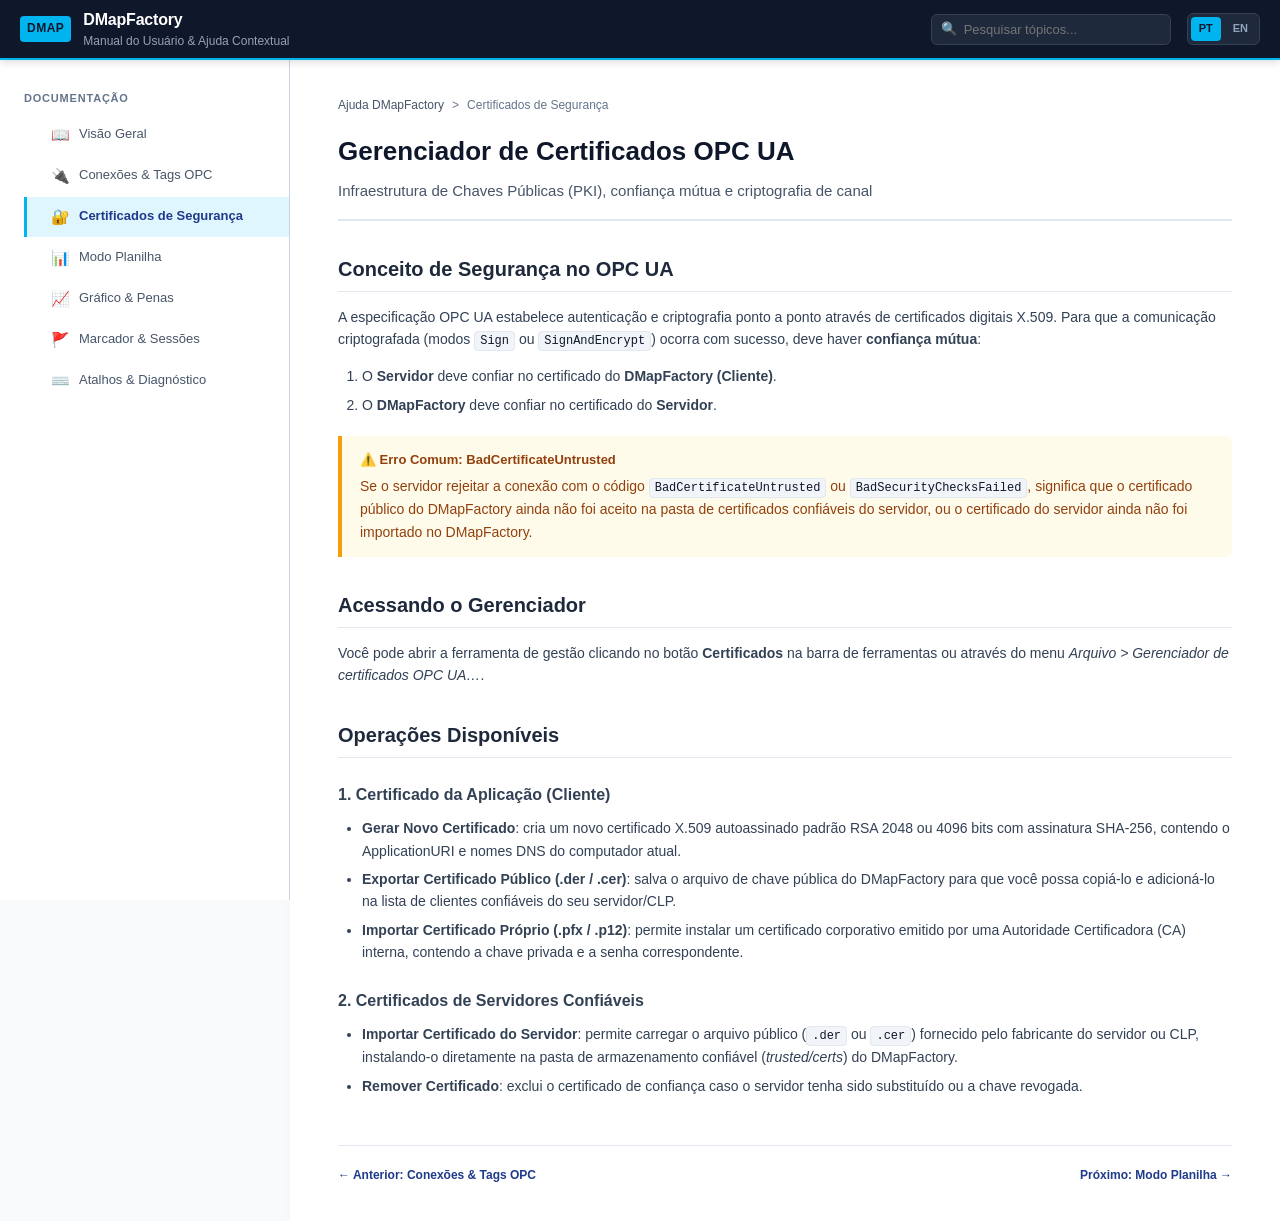
<file: src/DMapFactory.App/Help/pt-BR/certificados.html>
<!DOCTYPE html>
<html lang="pt-BR">
<head>
  <meta charset="UTF-8">
  <meta name="viewport" content="width=device-width, initial-scale=1.0">
  <title>Gerenciador de Certificados de Segurança - DMapFactory Help</title>
  <link rel="stylesheet" href="../assets/css/help.css">
  <script defer src="../assets/js/help.js"></script>
</head>
<body>

  <!-- Topbar -->
  <header class="topbar">
    <a href="index.html" class="brand">
      <span class="brand-badge">DMAP</span>
      <div>
        <div class="brand-title">DMapFactory</div>
        <div class="brand-subtitle">Manual do Usuário &amp; Ajuda Contextual</div>
      </div>
    </a>
    <div class="topbar-actions">
      <div class="search-box">
        <span class="search-icon">🔍</span>
        <input type="text" class="search-input" placeholder="Pesquisar tópicos..." />
      </div>
      <div class="lang-switch">
        <a href="#" class="lang-btn active" data-lang="pt-BR">PT</a>
        <a href="#" class="lang-btn" data-lang="en-US">EN</a>
      </div>
    </div>
  </header>

  <!-- Layout Container -->
  <div class="layout-container">
    
    <!-- Sidebar Navigation -->
    <nav class="sidebar">
      <div class="sidebar-heading">Documentação</div>
      <ul class="nav-list">
        <li class="nav-item">
          <a href="index.html" class="nav-link">
            <span class="nav-icon">📖</span> Visão Geral
          </a>
        </li>
        <li class="nav-item">
          <a href="conexao-opc.html" class="nav-link">
            <span class="nav-icon">🔌</span> Conexões &amp; Tags OPC
          </a>
        </li>
        <li class="nav-item">
          <a href="certificados.html" class="nav-link active">
            <span class="nav-icon">🔐</span> Certificados de Segurança
          </a>
        </li>
        <li class="nav-item">
          <a href="planilha.html" class="nav-link">
            <span class="nav-icon">📊</span> Modo Planilha
          </a>
        </li>
        <li class="nav-item">
          <a href="grafico.html" class="nav-link">
            <span class="nav-icon">📈</span> Gráfico &amp; Penas
          </a>
        </li>
        <li class="nav-item">
          <a href="marcador.html" class="nav-link">
            <span class="nav-icon">🚩</span> Marcador &amp; Sessões
          </a>
        </li>
        <li class="nav-item">
          <a href="atalhos.html" class="nav-link">
            <span class="nav-icon">⌨️</span> Atalhos &amp; Diagnóstico
          </a>
        </li>
      </ul>
    </nav>

    <!-- Content Area -->
    <main class="content-wrapper">
      <div class="breadcrumb">
        <a href="index.html">Ajuda DMapFactory</a> &gt; <span>Certificados de Segurança</span>
      </div>

      <header class="topic-header">
        <h1>Gerenciador de Certificados OPC UA</h1>
        <div class="topic-subtitle">Infraestrutura de Chaves Públicas (PKI), confiança mútua e criptografia de canal</div>
      </header>

      <section>
        <h2>Conceito de Segurança no OPC UA</h2>
        <p>A especificação OPC UA estabelece autenticação e criptografia ponto a ponto através de certificados digitais X.509. Para que a comunicação criptografada (modos <code>Sign</code> ou <code>SignAndEncrypt</code>) ocorra com sucesso, deve haver <strong>confiança mútua</strong>:</p>
        <ol>
          <li>O <strong>Servidor</strong> deve confiar no certificado do <strong>DMapFactory (Cliente)</strong>.</li>
          <li>O <strong>DMapFactory</strong> deve confiar no certificado do <strong>Servidor</strong>.</li>
        </ol>

        <div class="callout callout-warning">
          <div class="callout-title">⚠️ Erro Comum: BadCertificateUntrusted</div>
          Se o servidor rejeitar a conexão com o código <code>BadCertificateUntrusted</code> ou <code>BadSecurityChecksFailed</code>, significa que o certificado público do DMapFactory ainda não foi aceito na pasta de certificados confiáveis do servidor, ou o certificado do servidor ainda não foi importado no DMapFactory.
        </div>

        <h2>Acessando o Gerenciador</h2>
        <p>Você pode abrir a ferramenta de gestão clicando no botão <strong>Certificados</strong> na barra de ferramentas ou através do menu <em>Arquivo &gt; Gerenciador de certificados OPC UA…</em>.</p>

        <h2>Operações Disponíveis</h2>

        <h3>1. Certificado da Aplicação (Cliente)</h3>
        <ul>
          <li><strong>Gerar Novo Certificado</strong>: cria um novo certificado X.509 autoassinado padrão RSA 2048 ou 4096 bits com assinatura SHA-256, contendo o ApplicationURI e nomes DNS do computador atual.</li>
          <li><strong>Exportar Certificado Público (.der / .cer)</strong>: salva o arquivo de chave pública do DMapFactory para que você possa copiá-lo e adicioná-lo na lista de clientes confiáveis do seu servidor/CLP.</li>
          <li><strong>Importar Certificado Próprio (.pfx / .p12)</strong>: permite instalar um certificado corporativo emitido por uma Autoridade Certificadora (CA) interna, contendo a chave privada e a senha correspondente.</li>
        </ul>

        <h3>2. Certificados de Servidores Confiáveis</h3>
        <ul>
          <li><strong>Importar Certificado do Servidor</strong>: permite carregar o arquivo público (<code>.der</code> ou <code>.cer</code>) fornecido pelo fabricante do servidor ou CLP, instalando-o diretamente na pasta de armazenamento confiável (<em>trusted/certs</em>) do DMapFactory.</li>
          <li><strong>Remover Certificado</strong>: exclui o certificado de confiança caso o servidor tenha sido substituído ou a chave revogada.</li>
        </ul>
      </section>

      <footer class="topic-footer">
        <a href="conexao-opc.html" class="btn-nav">&larr; Anterior: Conexões &amp; Tags OPC</a>
        <a href="planilha.html" class="btn-nav">Próximo: Modo Planilha &rarr;</a>
      </footer>
    </main>
  </div>

</body>
</html>
</file>
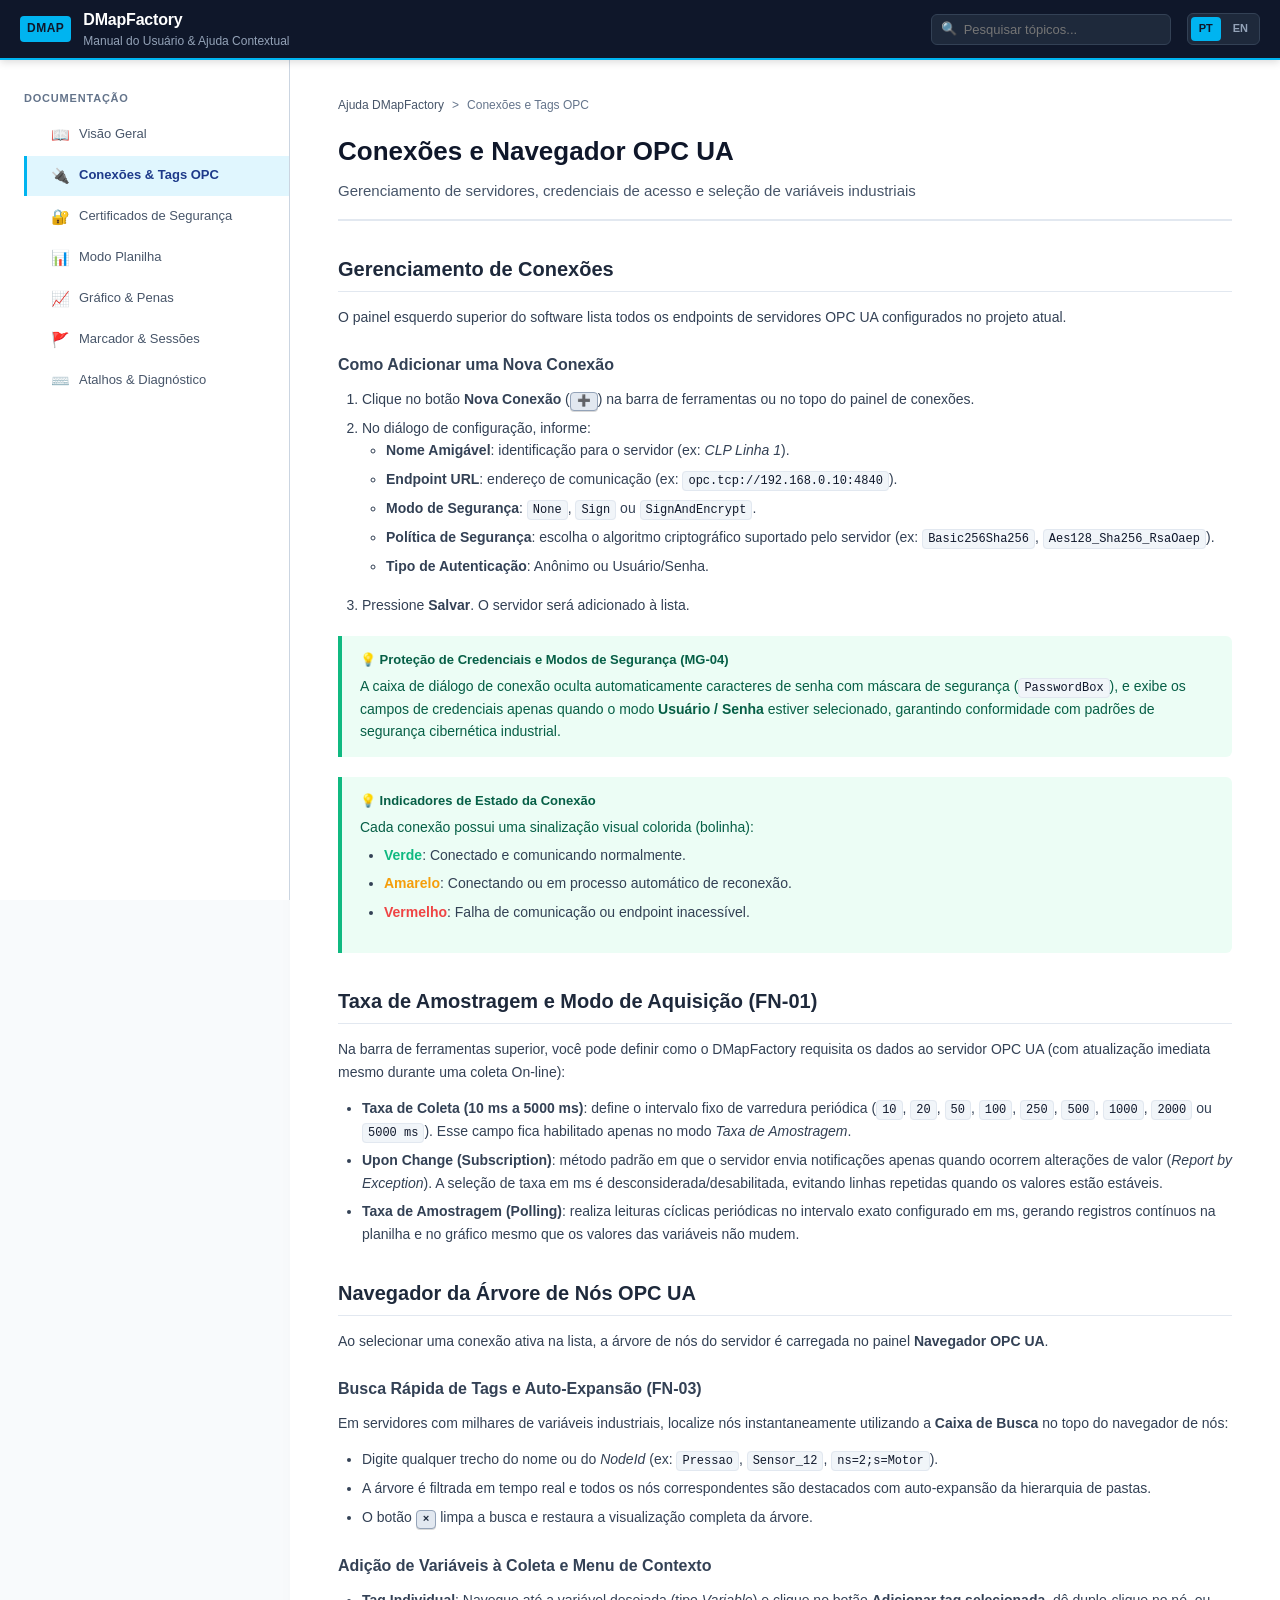
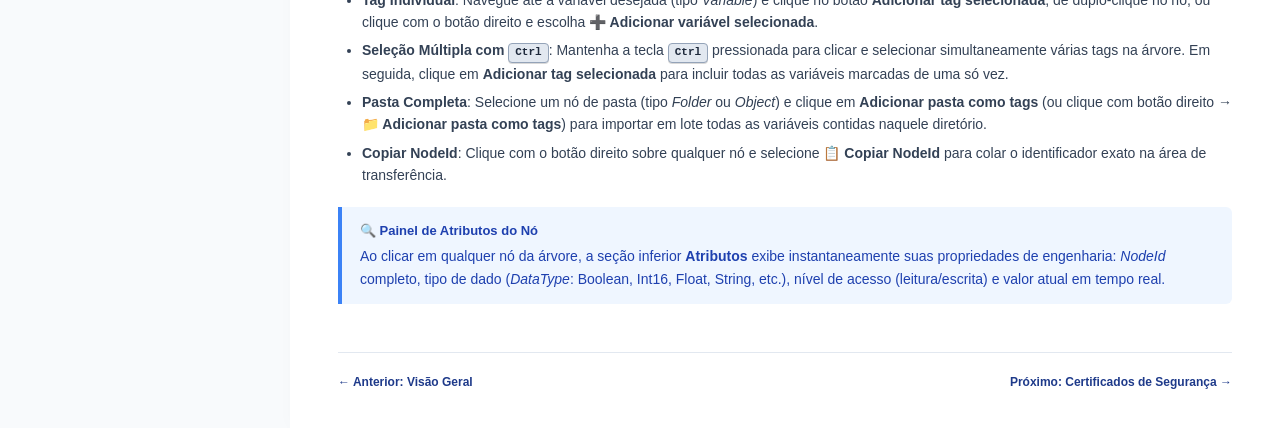
<file: src/DMapFactory.App/Help/pt-BR/conexao-opc.html>
<!DOCTYPE html>
<html lang="pt-BR">
<head>
  <meta charset="UTF-8">
  <meta name="viewport" content="width=device-width, initial-scale=1.0">
  <title>Conexões e Navegador OPC UA - DMapFactory Help</title>
  <link rel="stylesheet" href="../assets/css/help.css">
  <script defer src="../assets/js/help.js"></script>
</head>
<body>

  <!-- Topbar -->
  <header class="topbar">
    <a href="index.html" class="brand">
      <span class="brand-badge">DMAP</span>
      <div>
        <div class="brand-title">DMapFactory</div>
        <div class="brand-subtitle">Manual do Usuário &amp; Ajuda Contextual</div>
      </div>
    </a>
    <div class="topbar-actions">
      <div class="search-box">
        <span class="search-icon">🔍</span>
        <input type="text" class="search-input" placeholder="Pesquisar tópicos..." />
      </div>
      <div class="lang-switch">
        <a href="#" class="lang-btn active" data-lang="pt-BR">PT</a>
        <a href="#" class="lang-btn" data-lang="en-US">EN</a>
      </div>
    </div>
  </header>

  <!-- Layout Container -->
  <div class="layout-container">
    
    <!-- Sidebar Navigation -->
    <nav class="sidebar">
      <div class="sidebar-heading">Documentação</div>
      <ul class="nav-list">
        <li class="nav-item">
          <a href="index.html" class="nav-link">
            <span class="nav-icon">📖</span> Visão Geral
          </a>
        </li>
        <li class="nav-item">
          <a href="conexao-opc.html" class="nav-link active">
            <span class="nav-icon">🔌</span> Conexões &amp; Tags OPC
          </a>
        </li>
        <li class="nav-item">
          <a href="certificados.html" class="nav-link">
            <span class="nav-icon">🔐</span> Certificados de Segurança
          </a>
        </li>
        <li class="nav-item">
          <a href="planilha.html" class="nav-link">
            <span class="nav-icon">📊</span> Modo Planilha
          </a>
        </li>
        <li class="nav-item">
          <a href="grafico.html" class="nav-link">
            <span class="nav-icon">📈</span> Gráfico &amp; Penas
          </a>
        </li>
        <li class="nav-item">
          <a href="marcador.html" class="nav-link">
            <span class="nav-icon">🚩</span> Marcador &amp; Sessões
          </a>
        </li>
        <li class="nav-item">
          <a href="atalhos.html" class="nav-link">
            <span class="nav-icon">⌨️</span> Atalhos &amp; Diagnóstico
          </a>
        </li>
      </ul>
    </nav>

    <!-- Content Area -->
    <main class="content-wrapper">
      <div class="breadcrumb">
        <a href="index.html">Ajuda DMapFactory</a> &gt; <span>Conexões e Tags OPC</span>
      </div>

      <header class="topic-header">
        <h1>Conexões e Navegador OPC UA</h1>
        <div class="topic-subtitle">Gerenciamento de servidores, credenciais de acesso e seleção de variáveis industriais</div>
      </header>

      <section>
        <h2>Gerenciamento de Conexões</h2>
        <p>O painel esquerdo superior do software lista todos os endpoints de servidores OPC UA configurados no projeto atual.</p>
        
        <h3>Como Adicionar uma Nova Conexão</h3>
        <ol>
          <li>Clique no botão <strong>Nova Conexão</strong> (<kbd>➕</kbd>) na barra de ferramentas ou no topo do painel de conexões.</li>
          <li>No diálogo de configuração, informe:
            <ul>
              <li><strong>Nome Amigável</strong>: identificação para o servidor (ex: <em>CLP Linha 1</em>).</li>
              <li><strong>Endpoint URL</strong>: endereço de comunicação (ex: <code>opc.tcp://192.168.0.10:4840</code>).</li>
              <li><strong>Modo de Segurança</strong>: <code>None</code>, <code>Sign</code> ou <code>SignAndEncrypt</code>.</li>
              <li><strong>Política de Segurança</strong>: escolha o algoritmo criptográfico suportado pelo servidor (ex: <code>Basic256Sha256</code>, <code>Aes128_Sha256_RsaOaep</code>).</li>
              <li><strong>Tipo de Autenticação</strong>: Anônimo ou Usuário/Senha.</li>
            </ul>
          </li>
          <li>Pressione <strong>Salvar</strong>. O servidor será adicionado à lista.</li>
        </ol>

        <div class="callout callout-tip">
          <div class="callout-title">💡 Proteção de Credenciais e Modos de Segurança (MG-04)</div>
          A caixa de diálogo de conexão oculta automaticamente caracteres de senha com máscara de segurança (<code>PasswordBox</code>), e exibe os campos de credenciais apenas quando o modo <strong>Usuário / Senha</strong> estiver selecionado, garantindo conformidade com padrões de segurança cibernética industrial.
        </div>

        <div class="callout callout-tip">
          <div class="callout-title">💡 Indicadores de Estado da Conexão</div>
          Cada conexão possui uma sinalização visual colorida (bolinha):
          <ul style="margin-top: 6px;">
            <li><strong style="color: #10B981;">Verde</strong>: Conectado e comunicando normalmente.</li>
            <li><strong style="color: #F59E0B;">Amarelo</strong>: Conectando ou em processo automático de reconexão.</li>
            <li><strong style="color: #EF4444;">Vermelho</strong>: Falha de comunicação ou endpoint inacessível.</li>
          </ul>
        </div>

        <h2>Taxa de Amostragem e Modo de Aquisição (FN-01)</h2>
        <p>Na barra de ferramentas superior, você pode definir como o DMapFactory requisita os dados ao servidor OPC UA (com atualização imediata mesmo durante uma coleta On-line):</p>
        <ul>
          <li><strong>Taxa de Coleta (10 ms a 5000 ms)</strong>: define o intervalo fixo de varredura periódica (<code>10</code>, <code>20</code>, <code>50</code>, <code>100</code>, <code>250</code>, <code>500</code>, <code>1000</code>, <code>2000</code> ou <code>5000 ms</code>). Esse campo fica habilitado apenas no modo <em>Taxa de Amostragem</em>.</li>
          <li><strong>Upon Change (Subscription)</strong>: método padrão em que o servidor envia notificações apenas quando ocorrem alterações de valor (<em>Report by Exception</em>). A seleção de taxa em ms é desconsiderada/desabilitada, evitando linhas repetidas quando os valores estão estáveis.</li>
          <li><strong>Taxa de Amostragem (Polling)</strong>: realiza leituras cíclicas periódicas no intervalo exato configurado em ms, gerando registros contínuos na planilha e no gráfico mesmo que os valores das variáveis não mudem.</li>
        </ul>

        <h2 id="navegador-tags">Navegador da Árvore de Nós OPC UA</h2>
        <p>Ao selecionar uma conexão ativa na lista, a árvore de nós do servidor é carregada no painel <strong>Navegador OPC UA</strong>.</p>
        
        <h3>Busca Rápida de Tags e Auto-Expansão (FN-03)</h3>
        <p>Em servidores com milhares de variáveis industriais, localize nós instantaneamente utilizando a <strong>Caixa de Busca</strong> no topo do navegador de nós:</p>
        <ul>
          <li>Digite qualquer trecho do nome ou do <em>NodeId</em> (ex: <code>Pressao</code>, <code>Sensor_12</code>, <code>ns=2;s=Motor</code>).</li>
          <li>A árvore é filtrada em tempo real e todos os nós correspondentes são destacados com auto-expansão da hierarquia de pastas.</li>
          <li>O botão <kbd>×</kbd> limpa a busca e restaura a visualização completa da árvore.</li>
        </ul>

        <h3>Adição de Variáveis à Coleta e Menu de Contexto</h3>
        <ul>
          <li><strong>Tag Individual</strong>: Navegue até a variável desejada (tipo <em>Variable</em>) e clique no botão <strong>Adicionar tag selecionada</strong>, dê duplo-clique no nó, ou clique com o botão direito e escolha <strong>➕ Adicionar variável selecionada</strong>.</li>
          <li><strong>Seleção Múltipla com <kbd>Ctrl</kbd></strong>: Mantenha a tecla <kbd>Ctrl</kbd> pressionada para clicar e selecionar simultaneamente várias tags na árvore. Em seguida, clique em <strong>Adicionar tag selecionada</strong> para incluir todas as variáveis marcadas de uma só vez.</li>
          <li><strong>Pasta Completa</strong>: Selecione um nó de pasta (tipo <em>Folder</em> ou <em>Object</em>) e clique em <strong>Adicionar pasta como tags</strong> (ou clique com botão direito &rarr; <strong>📁 Adicionar pasta como tags</strong>) para importar em lote todas as variáveis contidas naquele diretório.</li>
          <li><strong>Copiar NodeId</strong>: Clique com o botão direito sobre qualquer nó e selecione <strong>📋 Copiar NodeId</strong> para colar o identificador exato na área de transferência.</li>
        </ul>

        <div class="callout callout-info">
          <div class="callout-title">🔍 Painel de Atributos do Nó</div>
          Ao clicar em qualquer nó da árvore, a seção inferior <strong>Atributos</strong> exibe instantaneamente suas propriedades de engenharia: <em>NodeId</em> completo, tipo de dado (<em>DataType</em>: Boolean, Int16, Float, String, etc.), nível de acesso (leitura/escrita) e valor atual em tempo real.
        </div>
      </section>

      <footer class="topic-footer">
        <a href="index.html" class="btn-nav">&larr; Anterior: Visão Geral</a>
        <a href="certificados.html" class="btn-nav">Próximo: Certificados de Segurança &rarr;</a>
      </footer>
    </main>
  </div>

</body>
</html>
</file>
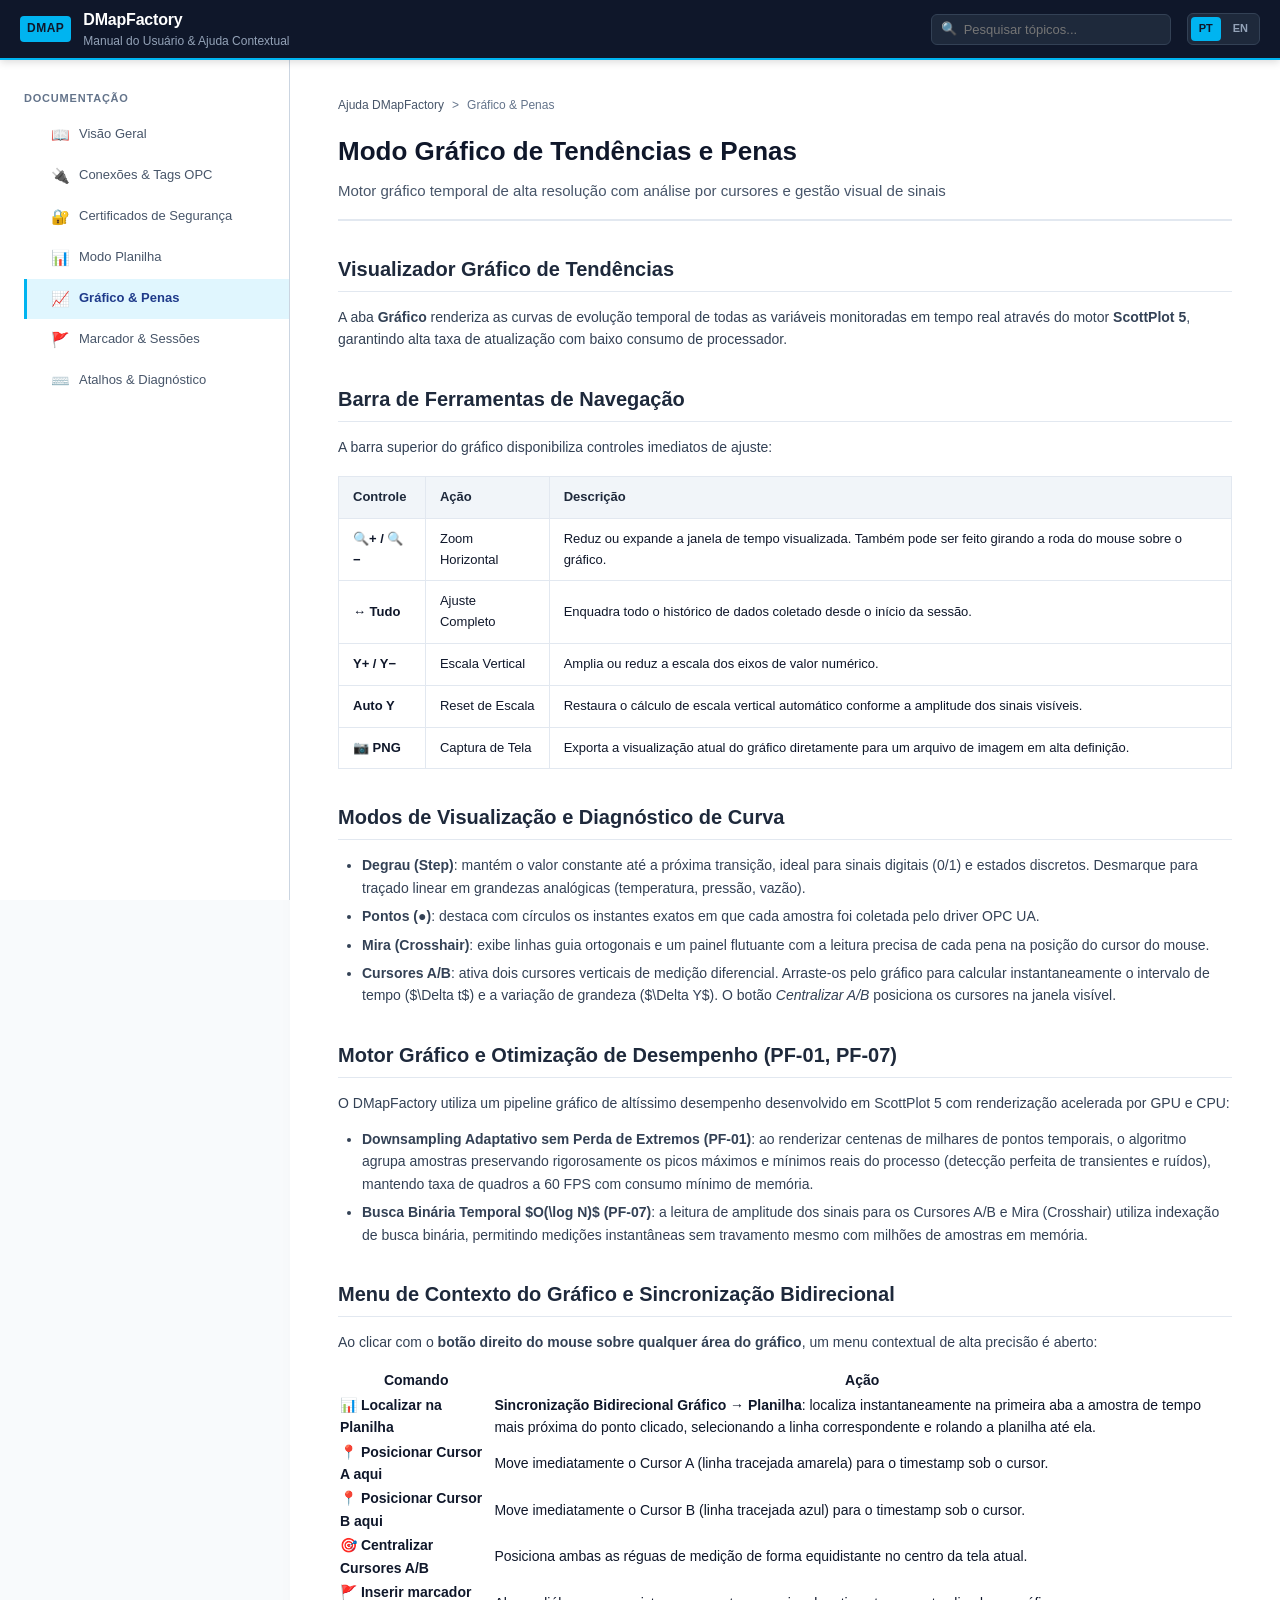
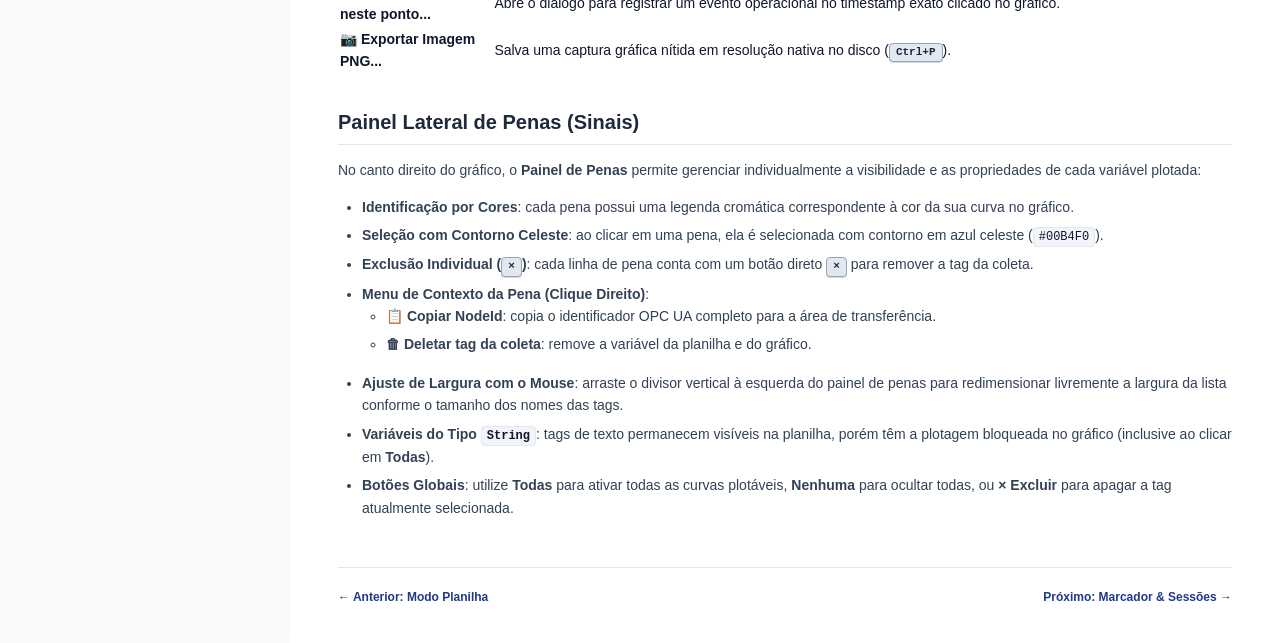
<file: src/DMapFactory.App/Help/pt-BR/grafico.html>
<!DOCTYPE html>
<html lang="pt-BR">
<head>
  <meta charset="UTF-8">
  <meta name="viewport" content="width=device-width, initial-scale=1.0">
  <title>Modo Gráfico de Tendências e Penas - DMapFactory Help</title>
  <link rel="stylesheet" href="../assets/css/help.css">
  <script defer src="../assets/js/help.js"></script>
</head>
<body>

  <!-- Topbar -->
  <header class="topbar">
    <a href="index.html" class="brand">
      <span class="brand-badge">DMAP</span>
      <div>
        <div class="brand-title">DMapFactory</div>
        <div class="brand-subtitle">Manual do Usuário &amp; Ajuda Contextual</div>
      </div>
    </a>
    <div class="topbar-actions">
      <div class="search-box">
        <span class="search-icon">🔍</span>
        <input type="text" class="search-input" placeholder="Pesquisar tópicos..." />
      </div>
      <div class="lang-switch">
        <a href="#" class="lang-btn active" data-lang="pt-BR">PT</a>
        <a href="#" class="lang-btn" data-lang="en-US">EN</a>
      </div>
    </div>
  </header>

  <!-- Layout Container -->
  <div class="layout-container">
    
    <!-- Sidebar Navigation -->
    <nav class="sidebar">
      <div class="sidebar-heading">Documentação</div>
      <ul class="nav-list">
        <li class="nav-item">
          <a href="index.html" class="nav-link">
            <span class="nav-icon">📖</span> Visão Geral
          </a>
        </li>
        <li class="nav-item">
          <a href="conexao-opc.html" class="nav-link">
            <span class="nav-icon">🔌</span> Conexões &amp; Tags OPC
          </a>
        </li>
        <li class="nav-item">
          <a href="certificados.html" class="nav-link">
            <span class="nav-icon">🔐</span> Certificados de Segurança
          </a>
        </li>
        <li class="nav-item">
          <a href="planilha.html" class="nav-link">
            <span class="nav-icon">📊</span> Modo Planilha
          </a>
        </li>
        <li class="nav-item">
          <a href="grafico.html" class="nav-link active">
            <span class="nav-icon">📈</span> Gráfico &amp; Penas
          </a>
        </li>
        <li class="nav-item">
          <a href="marcador.html" class="nav-link">
            <span class="nav-icon">🚩</span> Marcador &amp; Sessões
          </a>
        </li>
        <li class="nav-item">
          <a href="atalhos.html" class="nav-link">
            <span class="nav-icon">⌨️</span> Atalhos &amp; Diagnóstico
          </a>
        </li>
      </ul>
    </nav>

    <!-- Content Area -->
    <main class="content-wrapper">
      <div class="breadcrumb">
        <a href="index.html">Ajuda DMapFactory</a> &gt; <span>Gráfico &amp; Penas</span>
      </div>

      <header class="topic-header">
        <h1>Modo Gráfico de Tendências e Penas</h1>
        <div class="topic-subtitle">Motor gráfico temporal de alta resolução com análise por cursores e gestão visual de sinais</div>
      </header>

      <section>
        <h2>Visualizador Gráfico de Tendências</h2>
        <p>A aba <strong>Gráfico</strong> renderiza as curvas de evolução temporal de todas as variáveis monitoradas em tempo real através do motor <strong>ScottPlot 5</strong>, garantindo alta taxa de atualização com baixo consumo de processador.</p>

        <h2>Barra de Ferramentas de Navegação</h2>
        <p>A barra superior do gráfico disponibiliza controles imediatos de ajuste:</p>
        <table class="help-table">
          <thead>
            <tr>
              <th>Controle</th>
              <th>Ação</th>
              <th>Descrição</th>
            </tr>
          </thead>
          <tbody>
            <tr>
              <td><strong>🔍+ / 🔍−</strong></td>
              <td>Zoom Horizontal</td>
              <td>Reduz ou expande a janela de tempo visualizada. Também pode ser feito girando a roda do mouse sobre o gráfico.</td>
            </tr>
            <tr>
              <td><strong>↔ Tudo</strong></td>
              <td>Ajuste Completo</td>
              <td>Enquadra todo o histórico de dados coletado desde o início da sessão.</td>
            </tr>
            <tr>
              <td><strong>Y+ / Y−</strong></td>
              <td>Escala Vertical</td>
              <td>Amplia ou reduz a escala dos eixos de valor numérico.</td>
            </tr>
            <tr>
              <td><strong>Auto Y</strong></td>
              <td>Reset de Escala</td>
              <td>Restaura o cálculo de escala vertical automático conforme a amplitude dos sinais visíveis.</td>
            </tr>
            <tr>
              <td><strong>📷 PNG</strong></td>
              <td>Captura de Tela</td>
              <td>Exporta a visualização atual do gráfico diretamente para um arquivo de imagem em alta definição.</td>
            </tr>
          </tbody>
        </table>

        <h2>Modos de Visualização e Diagnóstico de Curva</h2>
        <ul>
          <li><strong>Degrau (Step)</strong>: mantém o valor constante até a próxima transição, ideal para sinais digitais (0/1) e estados discretos. Desmarque para traçado linear em grandezas analógicas (temperatura, pressão, vazão).</li>
          <li><strong>Pontos (●)</strong>: destaca com círculos os instantes exatos em que cada amostra foi coletada pelo driver OPC UA.</li>
          <li><strong>Mira (Crosshair)</strong>: exibe linhas guia ortogonais e um painel flutuante com a leitura precisa de cada pena na posição do cursor do mouse.</li>
          <li><strong>Cursores A/B</strong>: ativa dois cursores verticais de medição diferencial. Arraste-os pelo gráfico para calcular instantaneamente o intervalo de tempo ($\Delta t$) e a variação de grandeza ($\Delta Y$). O botão <em>Centralizar A/B</em> posiciona os cursores na janela visível.</li>
        </ul>

        <h2>Motor Gráfico e Otimização de Desempenho (PF-01, PF-07)</h2>
        <p>O DMapFactory utiliza um pipeline gráfico de altíssimo desempenho desenvolvido em ScottPlot 5 com renderização acelerada por GPU e CPU:</p>
        <ul>
          <li><strong>Downsampling Adaptativo sem Perda de Extremos (PF-01)</strong>: ao renderizar centenas de milhares de pontos temporais, o algoritmo agrupa amostras preservando rigorosamente os picos máximos e mínimos reais do processo (detecção perfeita de transientes e ruídos), mantendo taxa de quadros a 60 FPS com consumo mínimo de memória.</li>
          <li><strong>Busca Binária Temporal $O(\log N)$ (PF-07)</strong>: a leitura de amplitude dos sinais para os Cursores A/B e Mira (Crosshair) utiliza indexação de busca binária, permitindo medições instantâneas sem travamento mesmo com milhões de amostras em memória.</li>
        </ul>

        <h2>Menu de Contexto do Gráfico e Sincronização Bidirecional</h2>
        <p>Ao clicar com o <strong>botão direito do mouse sobre qualquer área do gráfico</strong>, um menu contextual de alta precisão é aberto:</p>
        <div class="table-container">
          <table class="topic-table">
            <thead>
              <tr>
                <th>Comando</th>
                <th>Ação</th>
              </tr>
            </thead>
            <tbody>
              <tr>
                <td><strong>📊 Localizar na Planilha</strong></td>
                <td><strong>Sincronização Bidirecional Gráfico &rarr; Planilha</strong>: localiza instantaneamente na primeira aba a amostra de tempo mais próxima do ponto clicado, selecionando a linha correspondente e rolando a planilha até ela.</td>
              </tr>
              <tr>
                <td><strong>📍 Posicionar Cursor A aqui</strong></td>
                <td>Move imediatamente o Cursor A (linha tracejada amarela) para o timestamp sob o cursor.</td>
              </tr>
              <tr>
                <td><strong>📍 Posicionar Cursor B aqui</strong></td>
                <td>Move imediatamente o Cursor B (linha tracejada azul) para o timestamp sob o cursor.</td>
              </tr>
              <tr>
                <td><strong>🎯 Centralizar Cursores A/B</strong></td>
                <td>Posiciona ambas as réguas de medição de forma equidistante no centro da tela atual.</td>
              </tr>
              <tr>
                <td><strong>🚩 Inserir marcador neste ponto...</strong></td>
                <td>Abre o diálogo para registrar um evento operacional no timestamp exato clicado no gráfico.</td>
              </tr>
              <tr>
                <td><strong>📷 Exportar Imagem PNG...</strong></td>
                <td>Salva uma captura gráfica nítida em resolução nativa no disco (<kbd>Ctrl+P</kbd>).</td>
              </tr>
            </tbody>
          </table>
        </div>

        <h2 id="painel-penas">Painel Lateral de Penas (Sinais)</h2>
        <p>No canto direito do gráfico, o <strong>Painel de Penas</strong> permite gerenciar individualmente a visibilidade e as propriedades de cada variável plotada:</p>
        <ul>
          <li><strong>Identificação por Cores</strong>: cada pena possui uma legenda cromática correspondente à cor da sua curva no gráfico.</li>
          <li><strong>Seleção com Contorno Celeste</strong>: ao clicar em uma pena, ela é selecionada com contorno em azul celeste (<code>#00B4F0</code>).</li>
          <li><strong>Exclusão Individual (<kbd>×</kbd>)</strong>: cada linha de pena conta com um botão direto <kbd>×</kbd> para remover a tag da coleta.</li>
          <li><strong>Menu de Contexto da Pena (Clique Direito)</strong>:
            <ul>
              <li><strong>📋 Copiar NodeId</strong>: copia o identificador OPC UA completo para a área de transferência.</li>
              <li><strong>🗑 Deletar tag da coleta</strong>: remove a variável da planilha e do gráfico.</li>
            </ul>
          </li>
          <li><strong>Ajuste de Largura com o Mouse</strong>: arraste o divisor vertical à esquerda do painel de penas para redimensionar livremente a largura da lista conforme o tamanho dos nomes das tags.</li>
          <li><strong>Variáveis do Tipo <code>String</code></strong>: tags de texto permanecem visíveis na planilha, porém têm a plotagem bloqueada no gráfico (inclusive ao clicar em <strong>Todas</strong>).</li>
          <li><strong>Botões Globais</strong>: utilize <strong>Todas</strong> para ativar todas as curvas plotáveis, <strong>Nenhuma</strong> para ocultar todas, ou <strong>× Excluir</strong> para apagar a tag atualmente selecionada.</li>
        </ul>
      </section>

      <footer class="topic-footer">
        <a href="planilha.html" class="btn-nav">&larr; Anterior: Modo Planilha</a>
        <a href="marcador.html" class="btn-nav">Próximo: Marcador &amp; Sessões &rarr;</a>
      </footer>
    </main>
  </div>

</body>
</html>
</file>
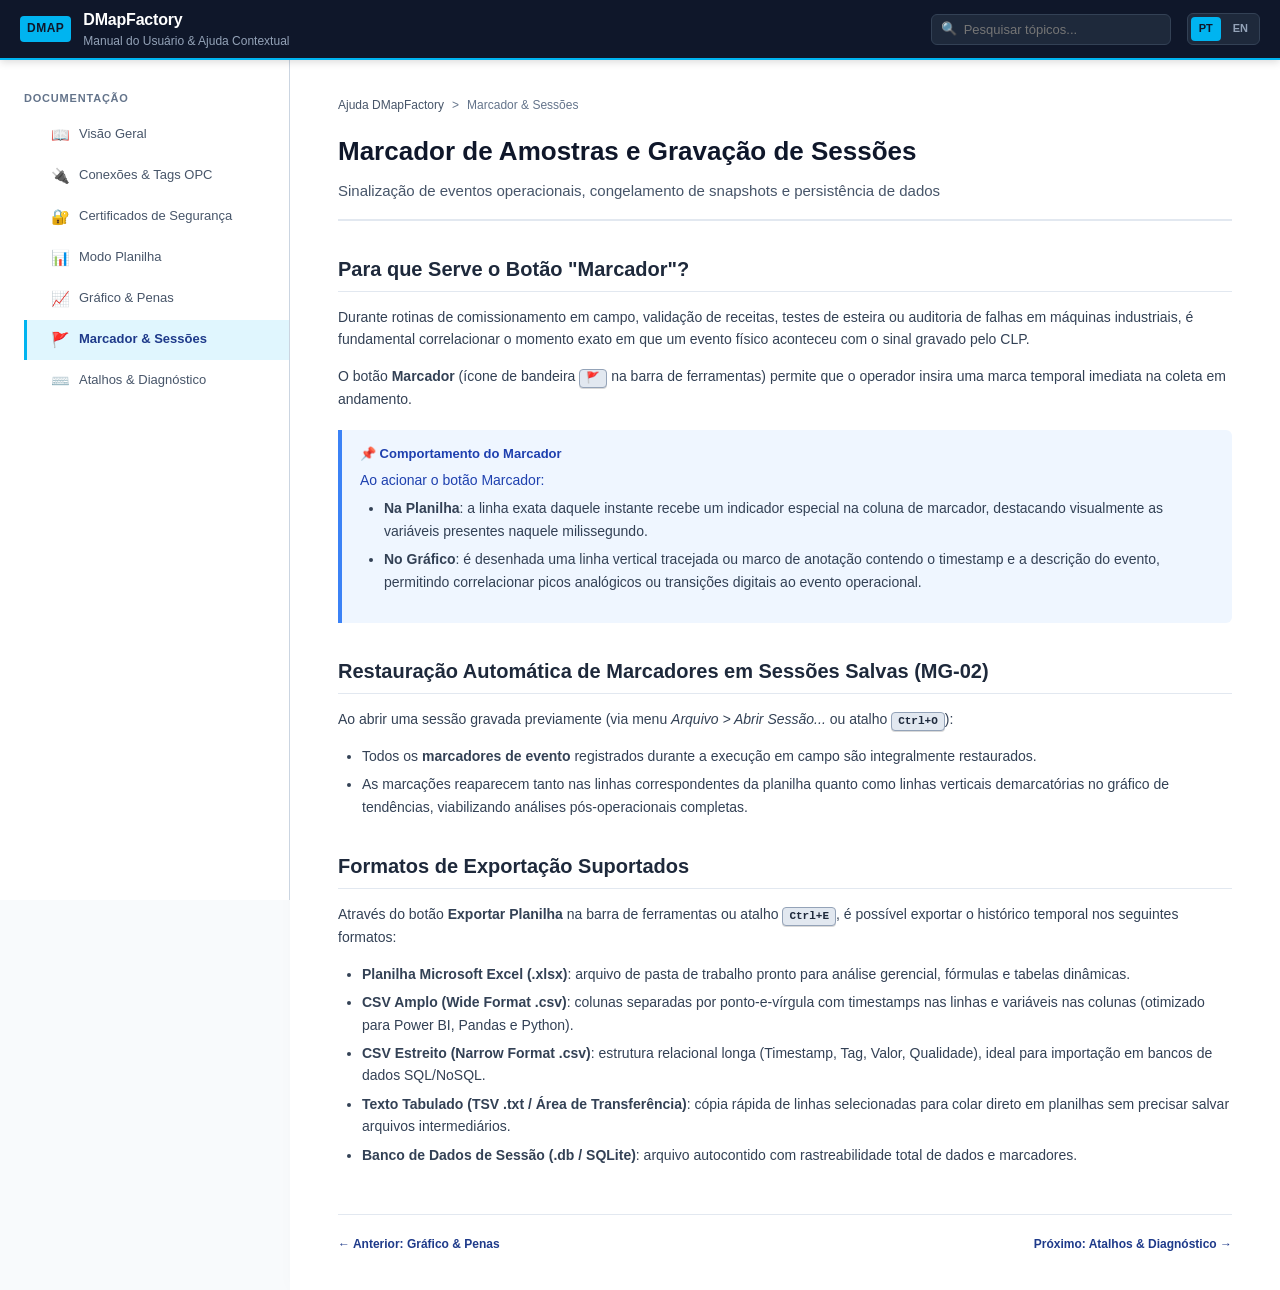
<file: src/DMapFactory.App/Help/pt-BR/marcador.html>
<!DOCTYPE html>
<html lang="pt-BR">
<head>
  <meta charset="UTF-8">
  <meta name="viewport" content="width=device-width, initial-scale=1.0">
  <title>Marcador de Amostras e Sessões - DMapFactory Help</title>
  <link rel="stylesheet" href="../assets/css/help.css">
  <script defer src="../assets/js/help.js"></script>
</head>
<body>

  <!-- Topbar -->
  <header class="topbar">
    <a href="index.html" class="brand">
      <span class="brand-badge">DMAP</span>
      <div>
        <div class="brand-title">DMapFactory</div>
        <div class="brand-subtitle">Manual do Usuário &amp; Ajuda Contextual</div>
      </div>
    </a>
    <div class="topbar-actions">
      <div class="search-box">
        <span class="search-icon">🔍</span>
        <input type="text" class="search-input" placeholder="Pesquisar tópicos..." />
      </div>
      <div class="lang-switch">
        <a href="#" class="lang-btn active" data-lang="pt-BR">PT</a>
        <a href="#" class="lang-btn" data-lang="en-US">EN</a>
      </div>
    </div>
  </header>

  <!-- Layout Container -->
  <div class="layout-container">
    
    <!-- Sidebar Navigation -->
    <nav class="sidebar">
      <div class="sidebar-heading">Documentação</div>
      <ul class="nav-list">
        <li class="nav-item">
          <a href="index.html" class="nav-link">
            <span class="nav-icon">📖</span> Visão Geral
          </a>
        </li>
        <li class="nav-item">
          <a href="conexao-opc.html" class="nav-link">
            <span class="nav-icon">🔌</span> Conexões &amp; Tags OPC
          </a>
        </li>
        <li class="nav-item">
          <a href="certificados.html" class="nav-link">
            <span class="nav-icon">🔐</span> Certificados de Segurança
          </a>
        </li>
        <li class="nav-item">
          <a href="planilha.html" class="nav-link">
            <span class="nav-icon">📊</span> Modo Planilha
          </a>
        </li>
        <li class="nav-item">
          <a href="grafico.html" class="nav-link">
            <span class="nav-icon">📈</span> Gráfico &amp; Penas
          </a>
        </li>
        <li class="nav-item">
          <a href="marcador.html" class="nav-link active">
            <span class="nav-icon">🚩</span> Marcador &amp; Sessões
          </a>
        </li>
        <li class="nav-item">
          <a href="atalhos.html" class="nav-link">
            <span class="nav-icon">⌨️</span> Atalhos &amp; Diagnóstico
          </a>
        </li>
      </ul>
    </nav>

    <!-- Content Area -->
    <main class="content-wrapper">
      <div class="breadcrumb">
        <a href="index.html">Ajuda DMapFactory</a> &gt; <span>Marcador &amp; Sessões</span>
      </div>

      <header class="topic-header">
        <h1>Marcador de Amostras e Gravação de Sessões</h1>
        <div class="topic-subtitle">Sinalização de eventos operacionais, congelamento de snapshots e persistência de dados</div>
      </header>

      <section>
        <h2>Para que Serve o Botão "Marcador"?</h2>
        <p>Durante rotinas de comissionamento em campo, validação de receitas, testes de esteira ou auditoria de falhas em máquinas industriais, é fundamental correlacionar o momento exato em que um evento físico aconteceu com o sinal gravado pelo CLP.</p>
        <p>O botão <strong>Marcador</strong> (ícone de bandeira <kbd>🚩</kbd> na barra de ferramentas) permite que o operador insira uma marca temporal imediata na coleta em andamento.</p>

        <div class="callout callout-info">
          <div class="callout-title">📌 Comportamento do Marcador</div>
          Ao acionar o botão Marcador:
          <ul style="margin-top: 6px;">
            <li><strong>Na Planilha</strong>: a linha exata daquele instante recebe um indicador especial na coluna de marcador, destacando visualmente as variáveis presentes naquele milissegundo.</li>
            <li><strong>No Gráfico</strong>: é desenhada uma linha vertical tracejada ou marco de anotação contendo o timestamp e a descrição do evento, permitindo correlacionar picos analógicos ou transições digitais ao evento operacional.</li>
          </ul>
        </div>

        <h2>Restauração Automática de Marcadores em Sessões Salvas (MG-02)</h2>
        <p>Ao abrir uma sessão gravada previamente (via menu <em>Arquivo &gt; Abrir Sessão...</em> ou atalho <kbd>Ctrl+O</kbd>):</p>
        <ul>
          <li>Todos os <strong>marcadores de evento</strong> registrados durante a execução em campo são integralmente restaurados.</li>
          <li>As marcações reaparecem tanto nas linhas correspondentes da planilha quanto como linhas verticais demarcatórias no gráfico de tendências, viabilizando análises pós-operacionais completas.</li>
        </ul>

        <h2>Formatos de Exportação Suportados</h2>
        <p>Através do botão <strong>Exportar Planilha</strong> na barra de ferramentas ou atalho <kbd>Ctrl+E</kbd>, é possível exportar o histórico temporal nos seguintes formatos:</p>
        <ul>
          <li><strong>Planilha Microsoft Excel (.xlsx)</strong>: arquivo de pasta de trabalho pronto para análise gerencial, fórmulas e tabelas dinâmicas.</li>
          <li><strong>CSV Amplo (Wide Format .csv)</strong>: colunas separadas por ponto-e-vírgula com timestamps nas linhas e variáveis nas colunas (otimizado para Power BI, Pandas e Python).</li>
          <li><strong>CSV Estreito (Narrow Format .csv)</strong>: estrutura relacional longa (Timestamp, Tag, Valor, Qualidade), ideal para importação em bancos de dados SQL/NoSQL.</li>
          <li><strong>Texto Tabulado (TSV .txt / Área de Transferência)</strong>: cópia rápida de linhas selecionadas para colar direto em planilhas sem precisar salvar arquivos intermediários.</li>
          <li><strong>Banco de Dados de Sessão (.db / SQLite)</strong>: arquivo autocontido com rastreabilidade total de dados e marcadores.</li>
        </ul>
      </section>

      <footer class="topic-footer">
        <a href="grafico.html" class="btn-nav">&larr; Anterior: Gráfico &amp; Penas</a>
        <a href="atalhos.html" class="btn-nav">Próximo: Atalhos &amp; Diagnóstico &rarr;</a>
      </footer>
    </main>
  </div>

</body>
</html>
</file>
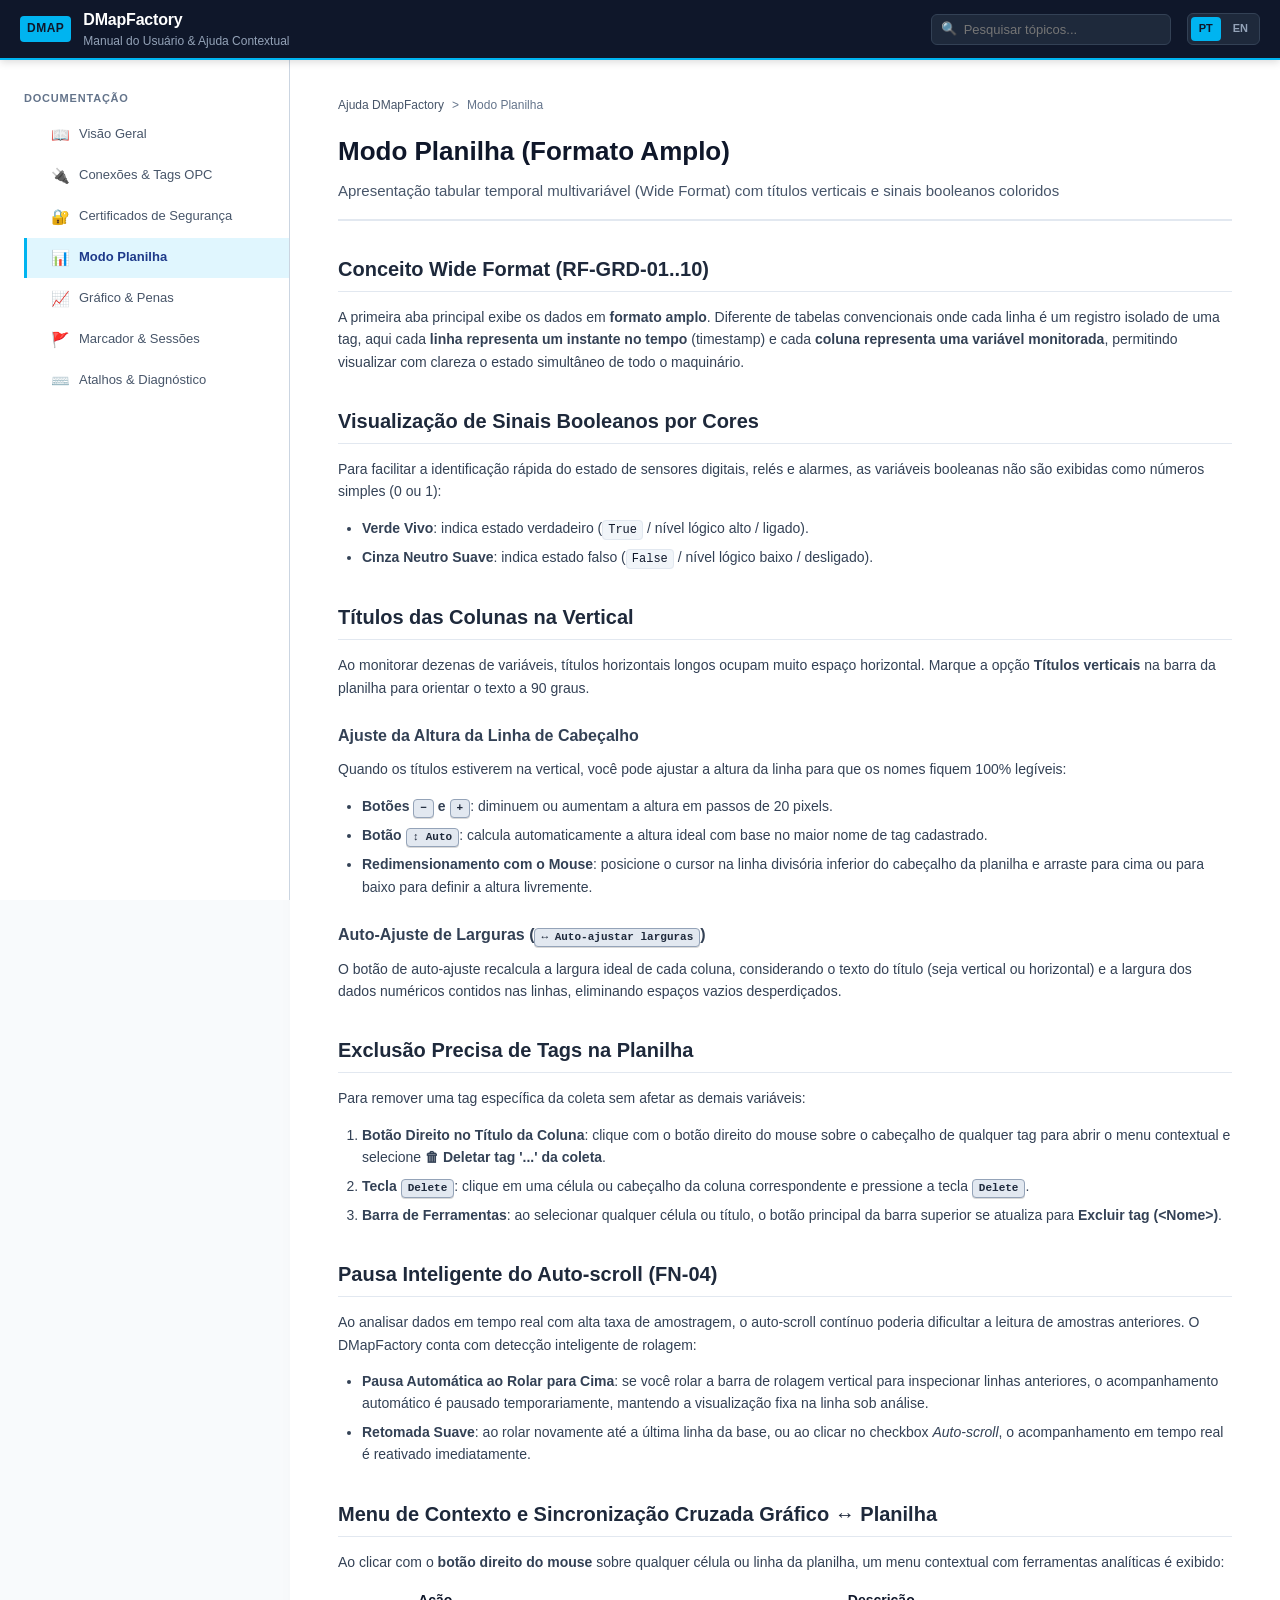
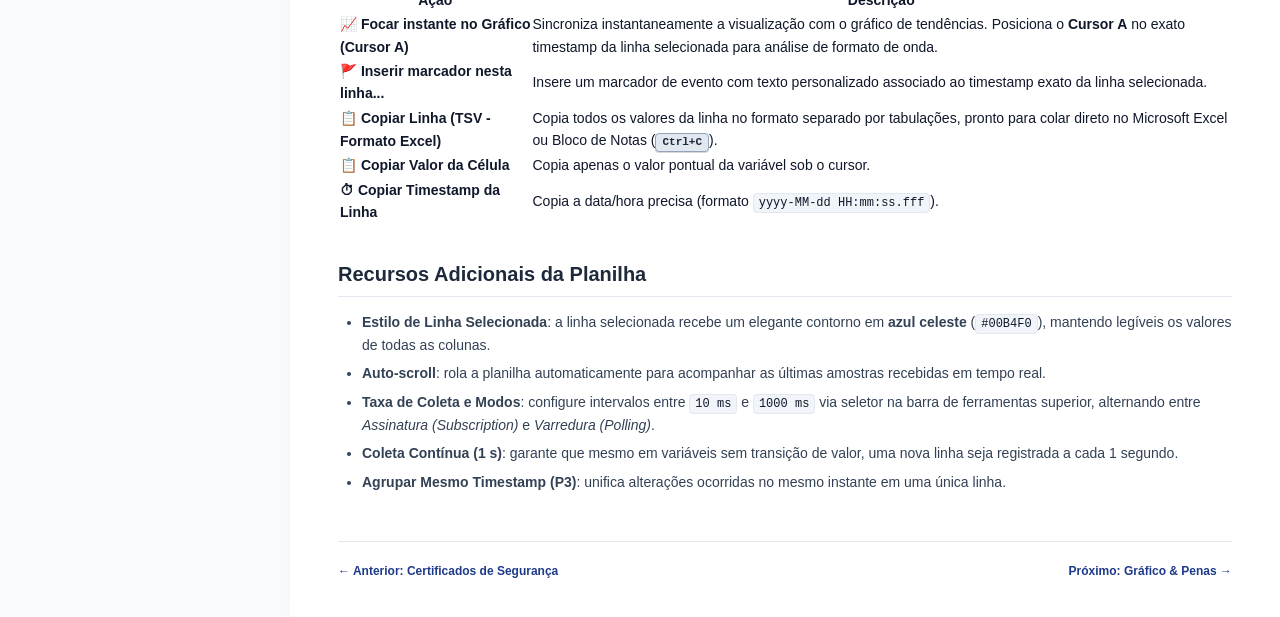
<file: src/DMapFactory.App/Help/pt-BR/planilha.html>
<!DOCTYPE html>
<html lang="pt-BR">
<head>
  <meta charset="UTF-8">
  <meta name="viewport" content="width=device-width, initial-scale=1.0">
  <title>Modo Planilha (Formato Amplo) - DMapFactory Help</title>
  <link rel="stylesheet" href="../assets/css/help.css">
  <script defer src="../assets/js/help.js"></script>
</head>
<body>

  <!-- Topbar -->
  <header class="topbar">
    <a href="index.html" class="brand">
      <span class="brand-badge">DMAP</span>
      <div>
        <div class="brand-title">DMapFactory</div>
        <div class="brand-subtitle">Manual do Usuário &amp; Ajuda Contextual</div>
      </div>
    </a>
    <div class="topbar-actions">
      <div class="search-box">
        <span class="search-icon">🔍</span>
        <input type="text" class="search-input" placeholder="Pesquisar tópicos..." />
      </div>
      <div class="lang-switch">
        <a href="#" class="lang-btn active" data-lang="pt-BR">PT</a>
        <a href="#" class="lang-btn" data-lang="en-US">EN</a>
      </div>
    </div>
  </header>

  <!-- Layout Container -->
  <div class="layout-container">
    
    <!-- Sidebar Navigation -->
    <nav class="sidebar">
      <div class="sidebar-heading">Documentação</div>
      <ul class="nav-list">
        <li class="nav-item">
          <a href="index.html" class="nav-link">
            <span class="nav-icon">📖</span> Visão Geral
          </a>
        </li>
        <li class="nav-item">
          <a href="conexao-opc.html" class="nav-link">
            <span class="nav-icon">🔌</span> Conexões &amp; Tags OPC
          </a>
        </li>
        <li class="nav-item">
          <a href="certificados.html" class="nav-link">
            <span class="nav-icon">🔐</span> Certificados de Segurança
          </a>
        </li>
        <li class="nav-item">
          <a href="planilha.html" class="nav-link active">
            <span class="nav-icon">📊</span> Modo Planilha
          </a>
        </li>
        <li class="nav-item">
          <a href="grafico.html" class="nav-link">
            <span class="nav-icon">📈</span> Gráfico &amp; Penas
          </a>
        </li>
        <li class="nav-item">
          <a href="marcador.html" class="nav-link">
            <span class="nav-icon">🚩</span> Marcador &amp; Sessões
          </a>
        </li>
        <li class="nav-item">
          <a href="atalhos.html" class="nav-link">
            <span class="nav-icon">⌨️</span> Atalhos &amp; Diagnóstico
          </a>
        </li>
      </ul>
    </nav>

    <!-- Content Area -->
    <main class="content-wrapper">
      <div class="breadcrumb">
        <a href="index.html">Ajuda DMapFactory</a> &gt; <span>Modo Planilha</span>
      </div>

      <header class="topic-header">
        <h1>Modo Planilha (Formato Amplo)</h1>
        <div class="topic-subtitle">Apresentação tabular temporal multivariável (Wide Format) com títulos verticais e sinais booleanos coloridos</div>
      </header>

      <section>
        <h2>Conceito Wide Format (RF-GRD-01..10)</h2>
        <p>A primeira aba principal exibe os dados em <strong>formato amplo</strong>. Diferente de tabelas convencionais onde cada linha é um registro isolado de uma tag, aqui cada <strong>linha representa um instante no tempo</strong> (timestamp) e cada <strong>coluna representa uma variável monitorada</strong>, permitindo visualizar com clareza o estado simultâneo de todo o maquinário.</p>

        <h2>Visualização de Sinais Booleanos por Cores</h2>
        <p>Para facilitar a identificação rápida do estado de sensores digitais, relés e alarmes, as variáveis booleanas não são exibidas como números simples (0 ou 1):</p>
        <ul>
          <li><strong>Verde Vivo</strong>: indica estado verdadeiro (<code>True</code> / nível lógico alto / ligado).</li>
          <li><strong>Cinza Neutro Suave</strong>: indica estado falso (<code>False</code> / nível lógico baixo / desligado).</li>
        </ul>

        <h2>Títulos das Colunas na Vertical</h2>
        <p>Ao monitorar dezenas de variáveis, títulos horizontais longos ocupam muito espaço horizontal. Marque a opção <strong>Títulos verticais</strong> na barra da planilha para orientar o texto a 90 graus.</p>
        
        <h3>Ajuste da Altura da Linha de Cabeçalho</h3>
        <p>Quando os títulos estiverem na vertical, você pode ajustar a altura da linha para que os nomes fiquem 100% legíveis:</p>
        <ul>
          <li><strong>Botões <kbd>−</kbd> e <kbd>+</kbd></strong>: diminuem ou aumentam a altura em passos de 20 pixels.</li>
          <li><strong>Botão <kbd>↕ Auto</kbd></strong>: calcula automaticamente a altura ideal com base no maior nome de tag cadastrado.</li>
          <li><strong>Redimensionamento com o Mouse</strong>: posicione o cursor na linha divisória inferior do cabeçalho da planilha e arraste para cima ou para baixo para definir a altura livremente.</li>
        </ul>

        <h3>Auto-Ajuste de Larguras (<kbd>↔ Auto-ajustar larguras</kbd>)</h3>
        <p>O botão de auto-ajuste recalcula a largura ideal de cada coluna, considerando o texto do título (seja vertical ou horizontal) e a largura dos dados numéricos contidos nas linhas, eliminando espaços vazios desperdiçados.</p>

        <h2>Exclusão Precisa de Tags na Planilha</h2>
        <p>Para remover uma tag específica da coleta sem afetar as demais variáveis:</p>
        <ol>
          <li><strong>Botão Direito no Título da Coluna</strong>: clique com o botão direito do mouse sobre o cabeçalho de qualquer tag para abrir o menu contextual e selecione <strong>🗑 Deletar tag '...' da coleta</strong>.</li>
          <li><strong>Tecla <kbd>Delete</kbd></strong>: clique em uma célula ou cabeçalho da coluna correspondente e pressione a tecla <kbd>Delete</kbd>.</li>
          <li><strong>Barra de Ferramentas</strong>: ao selecionar qualquer célula ou título, o botão principal da barra superior se atualiza para <strong>Excluir tag (&lt;Nome&gt;)</strong>.</li>
        </ol>

        <h2>Pausa Inteligente do Auto-scroll (FN-04)</h2>
        <p>Ao analisar dados em tempo real com alta taxa de amostragem, o auto-scroll contínuo poderia dificultar a leitura de amostras anteriores. O DMapFactory conta com detecção inteligente de rolagem:</p>
        <ul>
          <li><strong>Pausa Automática ao Rolar para Cima</strong>: se você rolar a barra de rolagem vertical para inspecionar linhas anteriores, o acompanhamento automático é pausado temporariamente, mantendo a visualização fixa na linha sob análise.</li>
          <li><strong>Retomada Suave</strong>: ao rolar novamente até a última linha da base, ou ao clicar no checkbox <em>Auto-scroll</em>, o acompanhamento em tempo real é reativado imediatamente.</li>
        </ul>

        <h2>Menu de Contexto e Sincronização Cruzada Gráfico &harr; Planilha</h2>
        <p>Ao clicar com o <strong>botão direito do mouse</strong> sobre qualquer célula ou linha da planilha, um menu contextual com ferramentas analíticas é exibido:</p>
        <div class="table-container">
          <table class="topic-table">
            <thead>
              <tr>
                <th>Ação</th>
                <th>Descrição</th>
              </tr>
            </thead>
            <tbody>
              <tr>
                <td><strong>📈 Focar instante no Gráfico (Cursor A)</strong></td>
                <td>Sincroniza instantaneamente a visualização com o gráfico de tendências. Posiciona o <strong>Cursor A</strong> no exato timestamp da linha selecionada para análise de formato de onda.</td>
              </tr>
              <tr>
                <td><strong>🚩 Inserir marcador nesta linha...</strong></td>
                <td>Insere um marcador de evento com texto personalizado associado ao timestamp exato da linha selecionada.</td>
              </tr>
              <tr>
                <td><strong>📋 Copiar Linha (TSV - Formato Excel)</strong></td>
                <td>Copia todos os valores da linha no formato separado por tabulações, pronto para colar direto no Microsoft Excel ou Bloco de Notas (<kbd>Ctrl+C</kbd>).</td>
              </tr>
              <tr>
                <td><strong>📋 Copiar Valor da Célula</strong></td>
                <td>Copia apenas o valor pontual da variável sob o cursor.</td>
              </tr>
              <tr>
                <td><strong>⏱ Copiar Timestamp da Linha</strong></td>
                <td>Copia a data/hora precisa (formato <code>yyyy-MM-dd HH:mm:ss.fff</code>).</td>
              </tr>
            </tbody>
          </table>
        </div>

        <h2>Recursos Adicionais da Planilha</h2>
        <ul>
          <li><strong>Estilo de Linha Selecionada</strong>: a linha selecionada recebe um elegante contorno em <strong>azul celeste</strong> (<code>#00B4F0</code>), mantendo legíveis os valores de todas as colunas.</li>
          <li><strong>Auto-scroll</strong>: rola a planilha automaticamente para acompanhar as últimas amostras recebidas em tempo real.</li>
          <li><strong>Taxa de Coleta e Modos</strong>: configure intervalos entre <code>10 ms</code> e <code>1000 ms</code> via seletor na barra de ferramentas superior, alternando entre <em>Assinatura (Subscription)</em> e <em>Varredura (Polling)</em>.</li>
          <li><strong>Coleta Contínua (1 s)</strong>: garante que mesmo em variáveis sem transição de valor, uma nova linha seja registrada a cada 1 segundo.</li>
          <li><strong>Agrupar Mesmo Timestamp (P3)</strong>: unifica alterações ocorridas no mesmo instante em uma única linha.</li>
        </ul>
      </section>

      <footer class="topic-footer">
        <a href="certificados.html" class="btn-nav">&larr; Anterior: Certificados de Segurança</a>
        <a href="grafico.html" class="btn-nav">Próximo: Gráfico &amp; Penas &rarr;</a>
      </footer>
    </main>
  </div>

</body>
</html>
</file>
<file: src/DMapFactory.App/Help/assets/css/help.css>
/* ==========================================================================
   DMapFactory Help System - Modern Responsive Offline Stylesheet
   Palette: Slate & Dark Blue (#0F172A, #1E3A8A) with Sky-Blue (#00B4F0)
   ========================================================================== */

:root {
  --font-family: -apple-system, BlinkMacSystemFont, "Segoe UI", Roboto, "Helvetica Neue", Arial, sans-serif;
  --font-mono: Consolas, "Segoe UI Mono", "Courier New", monospace;
  
  --bg-page: #F8FAFC;
  --bg-surface: #FFFFFF;
  --bg-surface-alt: #F1F5F9;
  --border-color: #CBD5E1;
  --border-light: #E2E8F0;
  
  --text-main: #0F172A;
  --text-muted: #475569;
  --text-light: #64748B;
  
  --primary: #1E3A8A;
  --primary-hover: #172554;
  --accent: #00B4F0;
  --accent-soft: rgba(0, 180, 240, 0.12);
  --accent-border: #00B4F0;
  
  --success-bg: #ECFDF5;
  --success-border: #10B981;
  --success-text: #065F46;
  
  --warning-bg: #FFFBEB;
  --warning-border: #F59E0B;
  --warning-text: #92400E;
  
  --info-bg: #EFF6FF;
  --info-border: #3B82F6;
  --info-text: #1E40AF;
  
  --kbd-bg: #E2E8F0;
  --kbd-border: #94A3B8;
  --kbd-text: #1E293B;

  --sidebar-width: 290px;
  --header-height: 60px;
}

* {
  box-sizing: border-box;
  margin: 0;
  padding: 0;
}

body {
  font-family: var(--font-family);
  font-size: 14px;
  line-height: 1.6;
  color: var(--text-main);
  background-color: var(--bg-page);
  display: flex;
  min-height: 100vh;
  flex-direction: column;
}

/* ==========================================================================
   Header Topbar
   ========================================================================== */
.topbar {
  position: sticky;
  top: 0;
  height: var(--header-height);
  background: #0F172A;
  color: #FFFFFF;
  display: flex;
  align-items: center;
  justify-content: space-between;
  padding: 0 20px;
  border-bottom: 2px solid var(--accent);
  z-index: 100;
  box-shadow: 0 2px 8px rgba(0, 0, 0, 0.15);
}

.brand {
  display: flex;
  align-items: center;
  gap: 12px;
  text-decoration: none;
  color: #FFFFFF;
}

.brand-badge {
  background: var(--accent);
  color: #0F172A;
  font-weight: 800;
  font-size: 12px;
  padding: 3px 7px;
  border-radius: 4px;
  letter-spacing: 0.5px;
}

.brand-title {
  font-size: 16px;
  font-weight: 700;
  letter-spacing: -0.2px;
}

.brand-subtitle {
  font-size: 12px;
  color: #94A3B8;
  font-weight: 400;
}

.topbar-actions {
  display: flex;
  align-items: center;
  gap: 16px;
}

.search-box {
  position: relative;
}

.search-input {
  background: #1E293B;
  border: 1px solid #334155;
  color: #F8FAFC;
  padding: 7px 12px 7px 32px;
  border-radius: 6px;
  font-size: 13px;
  width: 240px;
  transition: all 0.2s ease;
}

.search-input:focus {
  outline: none;
  border-color: var(--accent);
  width: 300px;
  box-shadow: 0 0 0 2px rgba(0, 180, 240, 0.2);
}

.search-icon {
  position: absolute;
  left: 10px;
  top: 50%;
  transform: translateY(-50%);
  color: #64748B;
  font-size: 13px;
  pointer-events: none;
}

.lang-switch {
  display: flex;
  gap: 4px;
  background: #1E293B;
  padding: 3px;
  border-radius: 6px;
  border: 1px solid #334155;
}

.lang-btn {
  color: #94A3B8;
  text-decoration: none;
  font-size: 11px;
  font-weight: 600;
  padding: 3px 8px;
  border-radius: 4px;
  transition: all 0.15s;
}

.lang-btn:hover {
  color: #F8FAFC;
}

.lang-btn.active {
  background: var(--accent);
  color: #0F172A;
  font-weight: 700;
}

/* ==========================================================================
   Main Layout: Sidebar + Content
   ========================================================================== */
.layout-container {
  display: flex;
  flex: 1;
  position: relative;
}

.sidebar {
  width: var(--sidebar-width);
  background: var(--bg-surface);
  border-right: 1px solid var(--border-color);
  padding: 20px 0;
  display: flex;
  flex-direction: column;
  position: sticky;
  top: var(--header-height);
  height: calc(100vh - var(--header-height));
  overflow-y: auto;
  flex-shrink: 0;
}

.sidebar-heading {
  font-size: 11px;
  font-weight: 700;
  text-transform: uppercase;
  letter-spacing: 0.8px;
  color: var(--text-light);
  padding: 10px 24px 6px;
}

.nav-list {
  list-style: none;
}

.nav-item {
  margin: 1px 0;
}

.nav-link {
  display: flex;
  align-items: center;
  gap: 10px;
  padding: 8px 24px;
  color: var(--text-muted);
  text-decoration: none;
  font-size: 13px;
  font-weight: 500;
  transition: all 0.15s ease;
  border-left: 3px solid transparent;
}

.nav-link:hover {
  background: var(--bg-surface-alt);
  color: var(--primary);
}

.nav-link.active {
  background: var(--accent-soft);
  color: var(--primary);
  font-weight: 600;
  border-left-color: var(--accent);
}

.nav-icon {
  font-size: 15px;
  color: var(--text-light);
  width: 18px;
  text-align: center;
}

.nav-link.active .nav-icon {
  color: var(--accent);
}

/* ==========================================================================
   Content Area
   ========================================================================== */
.content-wrapper {
  flex: 1;
  padding: 36px 48px;
  max-width: 1020px;
  margin: 0 auto;
  background: var(--bg-surface);
  min-height: calc(100vh - var(--header-height));
  box-shadow: 0 0 16px rgba(0, 0, 0, 0.02);
}

.breadcrumb {
  display: flex;
  align-items: center;
  gap: 8px;
  font-size: 12px;
  color: var(--text-light);
  margin-bottom: 16px;
}

.breadcrumb a {
  color: var(--text-muted);
  text-decoration: none;
}

.breadcrumb a:hover {
  color: var(--accent);
  text-decoration: underline;
}

.topic-header {
  border-bottom: 2px solid var(--border-light);
  padding-bottom: 16px;
  margin-bottom: 24px;
}

h1 {
  font-size: 26px;
  font-weight: 700;
  color: #0F172A;
  margin-bottom: 6px;
}

.topic-subtitle {
  font-size: 15px;
  color: var(--text-muted);
}

h2 {
  font-size: 20px;
  font-weight: 600;
  color: #1E293B;
  margin: 32px 0 14px;
  padding-bottom: 6px;
  border-bottom: 1px solid var(--border-light);
  display: flex;
  align-items: center;
  gap: 8px;
}

h3 {
  font-size: 16px;
  font-weight: 600;
  color: #334155;
  margin: 24px 0 10px;
}

p {
  margin-bottom: 14px;
  color: #334155;
}

ul, ol {
  margin: 0 0 16px 24px;
  color: #334155;
}

li {
  margin-bottom: 6px;
}

/* ==========================================================================
   Callouts / Boxes
   ========================================================================== */
.callout {
  border-left: 4px solid var(--border-color);
  padding: 14px 18px;
  border-radius: 0 6px 6px 0;
  margin: 20px 0;
  background: var(--bg-surface-alt);
}

.callout-title {
  font-weight: 700;
  font-size: 13px;
  margin-bottom: 4px;
  display: flex;
  align-items: center;
  gap: 6px;
}

.callout-tip {
  background: var(--success-bg);
  border-left-color: var(--success-border);
  color: var(--success-text);
}
.callout-tip .callout-title { color: var(--success-text); }

.callout-info {
  background: var(--info-bg);
  border-left-color: var(--info-border);
  color: var(--info-text);
}
.callout-info .callout-title { color: var(--info-text); }

.callout-warning {
  background: var(--warning-bg);
  border-left-color: var(--warning-border);
  color: var(--warning-text);
}
.callout-warning .callout-title { color: var(--warning-text); }

/* ==========================================================================
   Badges, Keys, Code
   ========================================================================== */
kbd {
  display: inline-block;
  padding: 2px 6px;
  font-size: 11px;
  font-family: var(--font-mono);
  line-height: 1.2;
  color: var(--kbd-text);
  background-color: var(--kbd-bg);
  border: 1px solid var(--kbd-border);
  border-radius: 4px;
  box-shadow: 0 1px 0 rgba(0, 0, 0, 0.15);
  font-weight: 600;
}

code {
  font-family: var(--font-mono);
  font-size: 12px;
  background: var(--bg-surface-alt);
  padding: 2px 5px;
  border-radius: 4px;
  border: 1px solid var(--border-light);
  color: #0F172A;
}

pre {
  background: #0F172A;
  color: #F8FAFC;
  padding: 16px;
  border-radius: 6px;
  overflow-x: auto;
  font-family: var(--font-mono);
  font-size: 12px;
  line-height: 1.5;
  margin-bottom: 16px;
}

/* ==========================================================================
   Tables
   ========================================================================== */
.help-table {
  width: 100%;
  border-collapse: collapse;
  margin: 18px 0;
  font-size: 13px;
}

.help-table th, .help-table td {
  padding: 10px 14px;
  border: 1px solid var(--border-light);
  text-align: left;
}

.help-table th {
  background: var(--bg-surface-alt);
  font-weight: 600;
  color: #1E293B;
}

.help-table tr:hover {
  background: #F8FAFC;
}

/* ==========================================================================
   Feature Cards Grid
   ========================================================================== */
.card-grid {
  display: grid;
  grid-template-columns: repeat(auto-fill, minmax(280px, 1fr));
  gap: 16px;
  margin: 20px 0 28px;
}

.card {
  background: var(--bg-surface);
  border: 1px solid var(--border-light);
  border-radius: 8px;
  padding: 18px;
  text-decoration: none;
  color: inherit;
  transition: all 0.2s ease;
  display: flex;
  flex-direction: column;
}

.card:hover {
  border-color: var(--accent);
  box-shadow: 0 4px 12px rgba(0, 180, 240, 0.12);
  transform: translateY(-2px);
}

.card-icon {
  font-size: 24px;
  margin-bottom: 10px;
}

.card-title {
  font-size: 15px;
  font-weight: 600;
  color: var(--primary);
  margin-bottom: 6px;
}

.card-desc {
  font-size: 13px;
  color: var(--text-muted);
  line-height: 1.5;
}

/* ==========================================================================
   Footer
   ========================================================================== */
.topic-footer {
  margin-top: 48px;
  padding-top: 20px;
  border-top: 1px solid var(--border-light);
  display: flex;
  justify-content: space-between;
  align-items: center;
  font-size: 12px;
  color: var(--text-light);
}

.btn-nav {
  display: inline-flex;
  align-items: center;
  gap: 6px;
  color: var(--primary);
  text-decoration: none;
  font-weight: 600;
}

.btn-nav:hover {
  color: var(--accent);
}

/* Responsive */
@media (max-width: 860px) {
  .sidebar {
    display: none;
  }
  .content-wrapper {
    padding: 24px;
  }
  .search-input {
    width: 160px;
  }
}
</file>
